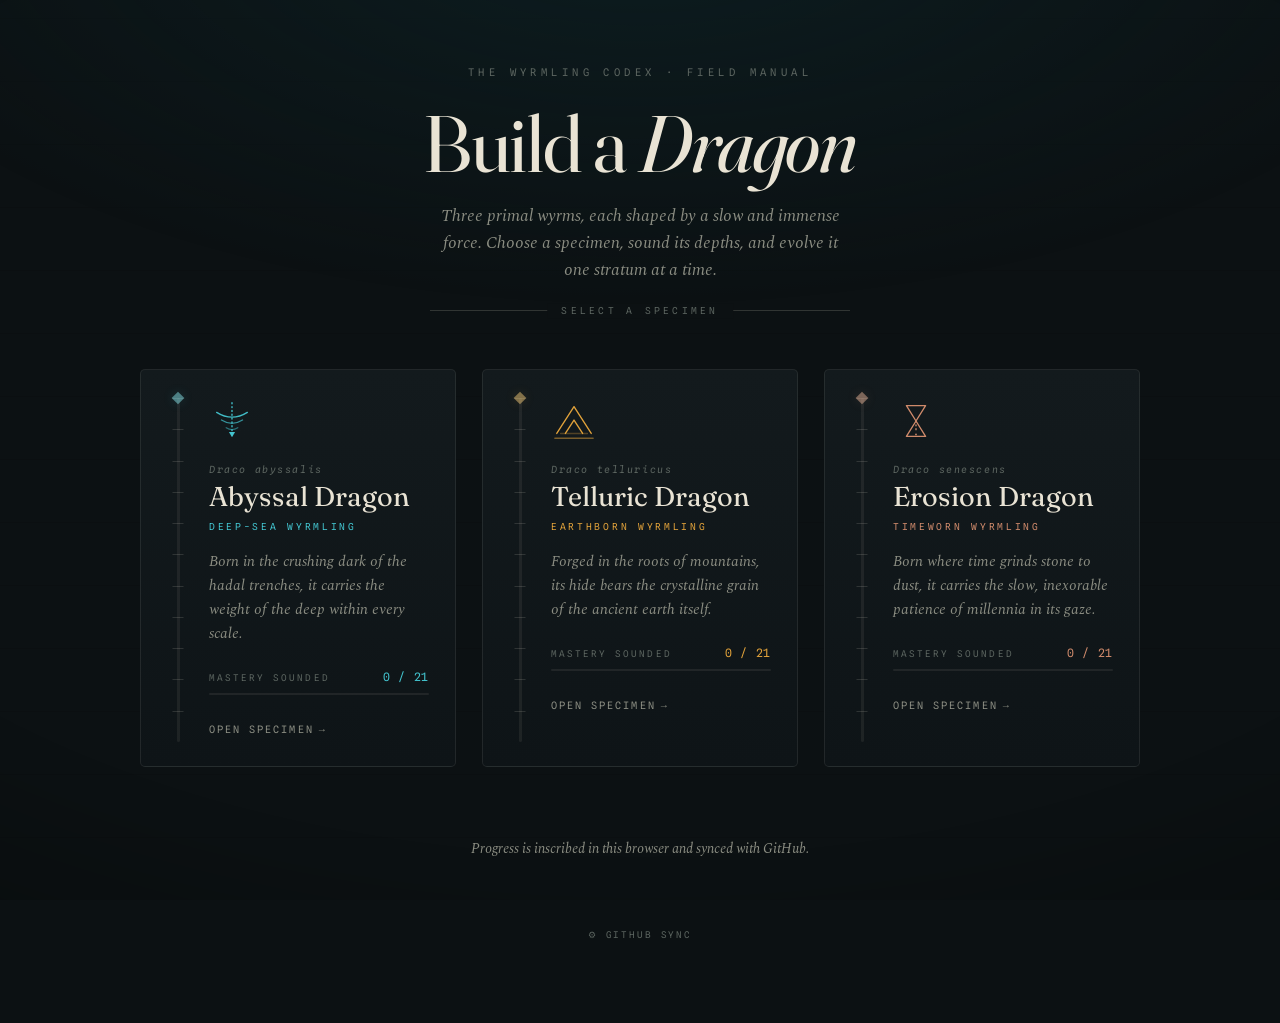
<file: index.html>
<!DOCTYPE html>
<html lang="en">
<head>
<meta charset="UTF-8">
<meta name="viewport" content="width=device-width, initial-scale=1.0, viewport-fit=cover">
<title>The Wyrmling Codex — Build a Dragon</title>
<link rel="preconnect" href="https://fonts.googleapis.com">
<link rel="preconnect" href="https://fonts.gstatic.com" crossorigin>
<link href="https://fonts.googleapis.com/css2?family=Fraunces:ital,opsz,wght@0,9..144,400;0,9..144,600;1,9..144,400&family=Spectral:ital,wght@0,300;0,400;0,600;1,400&family=Spline+Sans+Mono:wght@400;500&display=swap" rel="stylesheet">
<link rel="stylesheet" href="codex.css">
</head>
<body data-dragon="abyssal" data-page="codex">

<main class="shell">

  <header class="masthead">
    <div class="eyebrow reveal r1">The Wyrmling Codex · Field Manual</div>
    <h1 class="reveal r2">Build a <em>Dragon</em></h1>
    <p class="lede reveal r3">Three primal wyrms, each shaped by a slow and immense force. Choose a specimen, sound its depths, and evolve it one stratum at a time.</p>
    <div class="rule rule--load" style="max-width:420px;margin:0 auto;">
      <span class="rule-token">Select a Specimen</span>
    </div>
  </header>

  <section class="specimens" aria-label="Dragon specimens">

    <!-- ABYSSAL -->
    <a class="specimen reveal r3" href="Abyssal_Statblock.html" data-dragon="abyssal" style="--accent:#43c4cf;--accent-2:#86e4ea;--accent-tint:rgba(67,196,207,0.12);--accent-line:rgba(67,196,207,0.34);--accent-glow:rgba(67,196,207,0.30);">
      <div class="gauge" data-key="dragon_villis" data-p="0"><div class="gauge-fill"></div><div class="gauge-bob"></div></div>
      <div class="spec-body">
        <span class="spec-sigil" aria-hidden="true">
          <svg viewBox="0 0 48 48" fill="none" stroke="currentColor" stroke-width="1.4" stroke-linecap="round">
            <path d="M8 15 Q24 25 40 15" opacity=".95"/>
            <path d="M13 23 Q24 30 35 23" opacity=".7"/>
            <path d="M18 31 Q24 35 30 31" opacity=".5"/>
            <line x1="24" y1="5" x2="24" y2="39" stroke-dasharray="1 3"/>
            <path d="M24 41 l-3.2 -5.5 h6.4 z" fill="currentColor" stroke="none"/>
          </svg>
        </span>
        <div class="spec-binom">Draco abyssalis</div>
        <div class="spec-name">Abyssal Dragon</div>
        <div class="spec-class">Deep-Sea Wyrmling</div>
        <p class="spec-lore">Born in the crushing dark of the hadal trenches, it carries the weight of the deep within every scale.</p>
        <div class="spec-meter">
          <div class="spec-meter-top">
            <span class="spec-meter-label">Mastery Sounded</span>
            <span class="spec-meter-val" data-count>0 / 21</span>
          </div>
          <div class="spec-track"><div class="spec-track-fill" data-bar></div></div>
        </div>
        <span class="spec-open">Open Specimen <span class="arrow">→</span></span>
      </div>
    </a>

    <!-- TELLURIC -->
    <a class="specimen reveal r4" href="Telluric_Statblock.html" data-dragon="telluric" style="--accent:#e0a13a;--accent-2:#f2c877;--accent-tint:rgba(224,161,58,0.12);--accent-line:rgba(224,161,58,0.34);--accent-glow:rgba(224,161,58,0.28);">
      <div class="gauge" data-key="dragon_telluric" data-p="0"><div class="gauge-fill"></div><div class="gauge-bob"></div></div>
      <div class="spec-body">
        <span class="spec-sigil" aria-hidden="true">
          <svg viewBox="0 0 48 48" fill="none" stroke="currentColor" stroke-width="1.4" stroke-linejoin="round" stroke-linecap="round">
            <path d="M6 37 L24 9 L42 37"/>
            <path d="M15 37 L24 23 L33 37"/>
            <line x1="4" y1="42" x2="44" y2="42" opacity=".5"/>
            <line x1="10" y1="37" x2="38" y2="37" opacity=".3"/>
          </svg>
        </span>
        <div class="spec-binom">Draco telluricus</div>
        <div class="spec-name">Telluric Dragon</div>
        <div class="spec-class">Earthborn Wyrmling</div>
        <p class="spec-lore">Forged in the roots of mountains, its hide bears the crystalline grain of the ancient earth itself.</p>
        <div class="spec-meter">
          <div class="spec-meter-top">
            <span class="spec-meter-label">Mastery Sounded</span>
            <span class="spec-meter-val" data-count>0 / 21</span>
          </div>
          <div class="spec-track"><div class="spec-track-fill" data-bar></div></div>
        </div>
        <span class="spec-open">Open Specimen <span class="arrow">→</span></span>
      </div>
    </a>

    <!-- EROSION -->
    <a class="specimen reveal r5" href="Erosion_Statblock.html" data-dragon="erosion" style="--accent:#cf8a6b;--accent-2:#e6b195;--accent-tint:rgba(207,138,107,0.13);--accent-line:rgba(207,138,107,0.34);--accent-glow:rgba(207,138,107,0.28);">
      <div class="gauge" data-key="dragon_erosion" data-p="0"><div class="gauge-fill"></div><div class="gauge-bob"></div></div>
      <div class="spec-body">
        <span class="spec-sigil" aria-hidden="true">
          <svg viewBox="0 0 48 48" fill="none" stroke="currentColor" stroke-width="1.4" stroke-linejoin="round" stroke-linecap="round">
            <path d="M14 8 H34 L24 24 L34 40 H14 L24 24 Z"/>
            <line x1="24" y1="24" x2="24" y2="34" stroke-dasharray="1 3"/>
            <circle cx="24" cy="38" r="0.9" fill="currentColor" stroke="none"/>
          </svg>
        </span>
        <div class="spec-binom">Draco senescens</div>
        <div class="spec-name">Erosion Dragon</div>
        <div class="spec-class">Timeworn Wyrmling</div>
        <p class="spec-lore">Born where time grinds stone to dust, it carries the slow, inexorable patience of millennia in its gaze.</p>
        <div class="spec-meter">
          <div class="spec-meter-top">
            <span class="spec-meter-label">Mastery Sounded</span>
            <span class="spec-meter-val" data-count>0 / 21</span>
          </div>
          <div class="spec-track"><div class="spec-track-fill" data-bar></div></div>
        </div>
        <span class="spec-open">Open Specimen <span class="arrow">→</span></span>
      </div>
    </a>

  </section>

  <footer class="colophon reveal r5">
    <p>Progress is inscribed in this browser and synced with GitHub.</p>
    <div class="gh-status" id="ghStatus"></div>

    <details class="gh-panel" id="ghSettings">
      <summary>⚙ GitHub Sync</summary>
      <div class="gh-fields">
        <p class="gh-hint">Credenziali per salvare i progressi nel repository. Il token resta solo in questo browser: conviene generarlo <b>fine-grained</b>, limitato a questo repo, con permesso Contents: Read &amp; Write.</p>
        <input id="ghOwner" placeholder="GitHub username or org" autocomplete="off" spellcheck="false" />
        <input id="ghRepo"  placeholder="Repository name" autocomplete="off" spellcheck="false" />
        <input id="ghToken" type="password" placeholder="Personal access token (Contents: Read &amp; Write)" autocomplete="off" />
        <button class="btn btn--ghost" id="ghSaveConfig">Salva configurazione</button>
        <button class="btn btn--ghost" id="ghPairBtn">📱 Aggiungi dispositivo</button>
      </div>

      <div class="pair" id="ghPair" hidden>
        <p class="gh-hint">Inquadra il QR dal secondo dispositivo, oppure aprigli il link.
          <span class="pair-warn">Contiene il token</span>: mandalo solo a chi deve poter
          modificare questi dragoni.</p>
        <div class="pair-qr" id="ghPairQR"></div>
        <div class="pair-link">
          <input id="ghPairLink" readonly aria-label="Link di configurazione" />
          <button class="btn btn--ghost" id="ghPairCopy">Copia</button>
        </div>
      </div>
    </details>
  </footer>

</main>

<script src="codex-sync.js"></script>
<script>
const TOTAL = 21;

function readCount(key) {
  try {
    const saved = localStorage.getItem(key);
    if (!saved) return 0;
    const arr = JSON.parse(saved);
    return Array.isArray(arr) ? arr.length : 0;
  } catch (e) { return 0; }
}

function refreshAll() {
  document.querySelectorAll('.specimen').forEach(card => {
    const gauge = card.querySelector('.gauge');
    const key = gauge.getAttribute('data-key');
    const count = readCount(key);
    const p = count / TOTAL;
    gauge.style.setProperty('--p', p.toFixed(4));
    gauge.setAttribute('data-p', count === 0 ? '0' : '1');
    card.querySelector('[data-count]').textContent = count + ' / ' + TOTAL;
    card.querySelector('[data-bar]').style.width = (p * 100) + '%';
  });
}

// Defer to next frame so the fill transition plays as a "sounding".
requestAnimationFrame(() => requestAnimationFrame(refreshAll));

/* Opening the codex is the moment to find out what the group actually has:
   read every dragon from GitHub, then re-sound the gauges. */
Sync.initReadOnly({
  dragons: ['abyssal', 'telluric', 'erosion'],
  onLoaded: refreshAll
});

window.addEventListener('pageshow', e => { if (e.persisted) refreshAll(); });
document.addEventListener('visibilitychange', () => {
  if (document.visibilityState !== 'visible') return;
  refreshAll();
  if (Sync.configured()) Sync.fetchAll(['abyssal', 'telluric', 'erosion']).then(refreshAll);
});
</script>
</body>
</html>
</file>
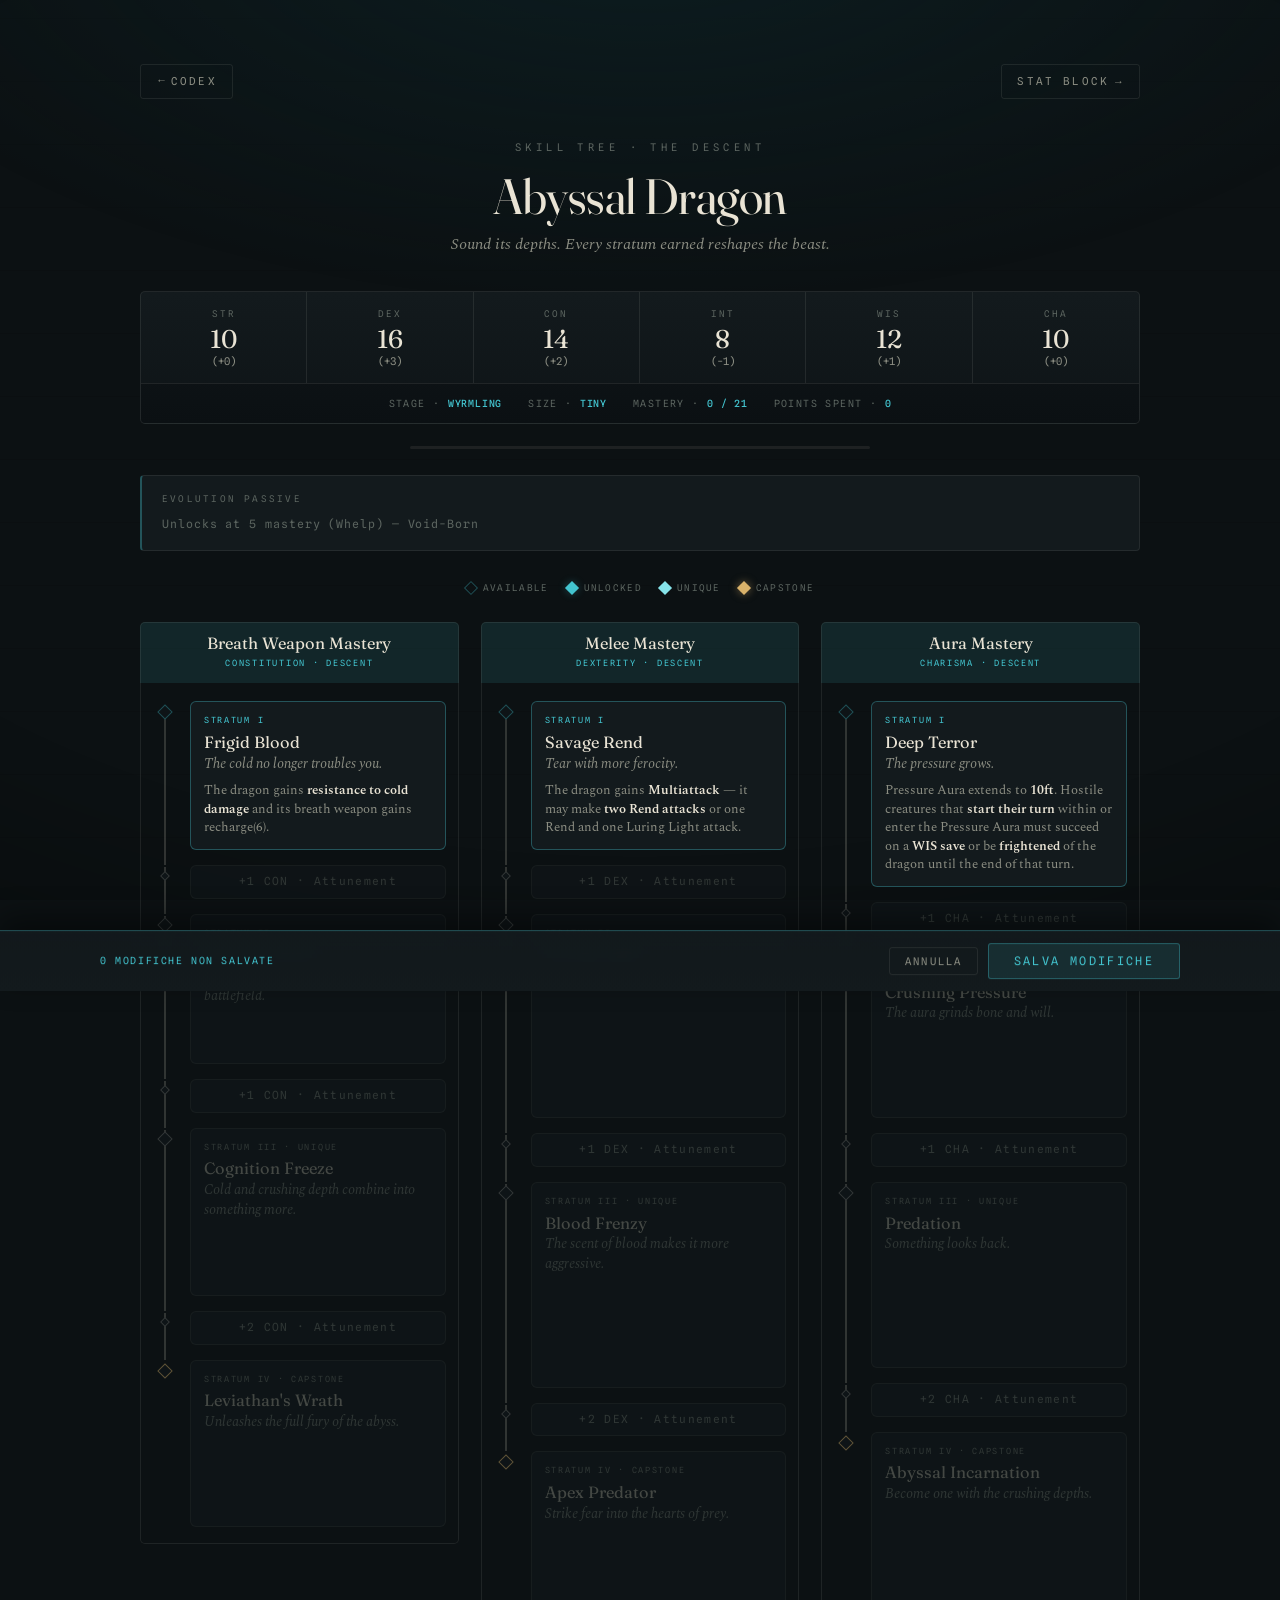
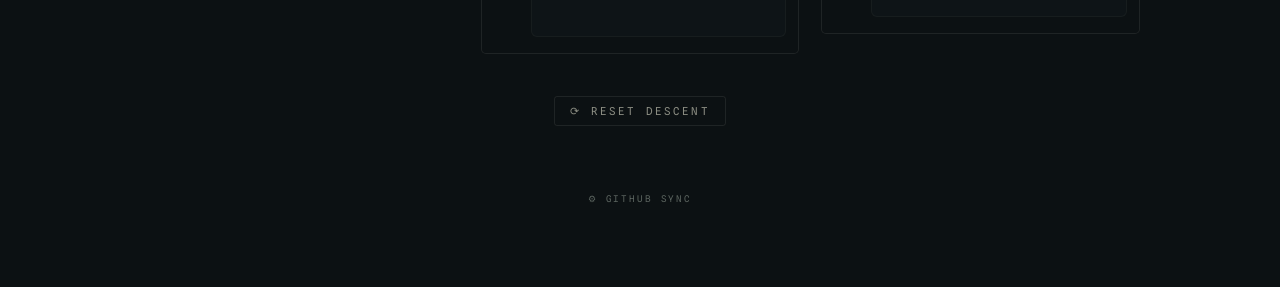
<file: Abyssal_Skill_Tree.html>
<!DOCTYPE html>
<html lang="en">
<head>
<meta charset="UTF-8">
<meta name="viewport" content="width=device-width, initial-scale=1.0, viewport-fit=cover">
<title>Abyssal Dragon — Skill Tree</title>
<link rel="preconnect" href="https://fonts.googleapis.com">
<link rel="preconnect" href="https://fonts.gstatic.com" crossorigin>
<link href="https://fonts.googleapis.com/css2?family=Fraunces:ital,opsz,wght@0,9..144,400;0,9..144,600;1,9..144,400&family=Spectral:ital,wght@0,300;0,400;0,600;1,400&family=Spline+Sans+Mono:wght@400;500&display=swap" rel="stylesheet">
<link rel="stylesheet" href="codex.css">
</head>
<body data-dragon="abyssal" data-page="skilltree">

<main class="shell">

  <nav class="topnav">
    <a href="index.html" class="btn btn--ghost"><span class="arrow" style="transform:rotate(180deg)">→</span> Codex</a>
    <a href="Abyssal_Statblock.html" class="btn btn--ghost">Stat Block <span class="arrow">→</span></a>
  </nav>

  <header class="page-title reveal r1">
    <div class="eyebrow">Skill Tree · The Descent</div>
    <h1>Abyssal Dragon</h1>
    <p class="sub">Sound its depths. Every stratum earned reshapes the beast.</p>
  </header>

  <section class="instrument reveal r2" aria-label="Ability scores">
    <div class="abilities" id="abilities"></div>
    <div class="instrument-foot">
      <span class="readout-item">Stage · <b id="stageDisplay">Wyrmling</b></span>
      <span class="readout-item">Size · <b id="sizeDisplay">Tiny</b></span>
      <span class="readout-item">Mastery · <b id="masteryDisplay">0 / 21</b></span>
      <span class="readout-item">Points Spent · <b id="pointsDisplay">0</b></span>
    </div>
  </section>

  <div class="mastery-line reveal r2">
    <div class="spec-track"><div class="spec-track-fill" id="progressFill"></div></div>
  </div>

  <div class="fieldnote reveal r3" id="fieldNote"></div>

  <div class="legend reveal r3">
    <span class="legend-item"><span class="legend-seal ls-avail"></span> Available</span>
    <span class="legend-item"><span class="legend-seal ls-unlocked"></span> Unlocked</span>
    <span class="legend-item"><span class="legend-seal ls-unique"></span> Unique</span>
    <span class="legend-item"><span class="legend-seal ls-capstone"></span> Capstone</span>
  </div>

  <section class="shafts reveal r4" id="shafts" aria-label="Skill paths"></section>

  <div class="controls">
    <div class="control-row">
      <button class="btn btn--ghost" id="resetBtn">⟳ Reset Descent</button>
    </div>
    <div class="gh-status" id="ghStatus"></div>

    <details class="gh-panel" id="ghSettings">
      <summary>⚙ GitHub Sync</summary>
      <div class="gh-fields">
        <p class="gh-hint">Credenziali per salvare i progressi nel repository. Il token resta solo in questo browser: conviene generarlo <b>fine-grained</b>, limitato a questo repo, con permesso Contents: Read &amp; Write.</p>
        <input id="ghOwner" placeholder="GitHub username or org" autocomplete="off" spellcheck="false" />
        <input id="ghRepo"  placeholder="Repository name" autocomplete="off" spellcheck="false" />
        <input id="ghToken" type="password" placeholder="Personal access token (Contents: Read & Write)" autocomplete="off" />
        <button class="btn btn--ghost" id="ghSaveConfig">Salva configurazione</button>
        <button class="btn btn--ghost" id="ghPairBtn">📱 Aggiungi dispositivo</button>
      </div>

      <div class="pair" id="ghPair" hidden>
        <p class="gh-hint">Inquadra il QR dal secondo dispositivo, oppure aprigli il link.
          <span class="pair-warn">Contiene il token</span>: mandalo solo a chi deve poter
          modificare questo dragone.</p>
        <div class="pair-qr" id="ghPairQR"></div>
        <div class="pair-link">
          <input id="ghPairLink" readonly aria-label="Link di configurazione" />
          <button class="btn btn--ghost" id="ghPairCopy">Copia</button>
        </div>
      </div>
    </details>
  </div>

</main>

<div class="tooltip" id="tooltip">
  <h4 id="tooltipTitle"></h4>
  <p id="tooltipDesc"></p>
</div>

<script src="codex-sync.js"></script>
<script>
// ── DATA ─────────────────────────────────────────────────────────────────────
const baseStats = { STR: 10, DEX: 16, CON: 14, INT: 8, WIS: 12, CHA: 10 };
const currentStats = { ...baseStats };
const ABILITY_ORDER = ['STR','DEX','CON','INT','WIS','CHA'];

const paths = [
  {
    id: 'p1', name: 'Breath Weapon Mastery', sub: 'Constitution', cls: 'path-1',
    nodes: [
      { id: 'p1n1', type: 'ability', name: 'Frigid Blood',
        desc: 'The cold no longer troubles you.',
        rule: 'The dragon gains <b>resistance to cold damage</b> and its breath weapon gains recharge(6).' },
      { id: 'p1s1', type: 'stat', stat: 'CON', bonus: 1 },
      { id: 'p1n2', type: 'ability', name: 'Glacial Exhale',
        desc: 'Its breath has grown to swallow the battlefield.',
        rule: 'Hadal\'s cone increases to <b>20ft</b> and damage increases to <b>4d10 cold</b>.' },
      { id: 'p1s2', type: 'stat', stat: 'CON', bonus: 1 },
      { id: 'p1n3', type: 'unique', name: 'Cognition Freeze',
        desc: 'Cold and crushing depth combine into something more.',
        rule: 'On a <b>failed breath weapon save</b>, the creatures are also <b>slowed</b> until the end of their next turn.' },
      { id: 'p1s3', type: 'stat', stat: 'CON', bonus: 2 },
      { id: 'p1cap', type: 'capstone', name: "Leviathan's Wrath",
        desc: 'Unleashes the full fury of the abyss.',
        rule: '<b>Once/Long Rest:</b> 30ft cone of black water. All creatures STR save or be pushed or pulled 30ft, plus <b>6d10 cold damage</b> (half on success).' },
    ]
  },
  {
    id: 'p2', name: 'Melee Mastery', sub: 'Dexterity', cls: 'path-2',
    nodes: [
      { id: 'p2n1', type: 'ability', name: 'Savage Rend',
        desc: 'Tear with more ferocity.',
        rule: 'The dragon gains <b>Multiattack</b> — it may make <b>two Rend attacks</b> or one Rend and one Luring Light attack.' },
      { id: 'p2s1', type: 'stat', stat: 'DEX', bonus: 1 },
      { id: 'p2n2', type: 'ability', name: 'Luring Light',
        desc: 'A glowing light that draws creatures in.',
        rule: '<b>New Action:</b> A creature within 30ft must succeed on a Wis saving throw or be charmed and use its reaction to move towards the dragon, if it ends its movement within 5ft of the dragon it can make a free rend attack.' },
      { id: 'p2s2', type: 'stat', stat: 'DEX', bonus: 1 },
      { id: 'p2n3', type: 'unique', name: 'Blood Frenzy',
        desc: 'The scent of blood makes it more aggressive.',
        rule: 'Creatures damaged by the dragon Rend attack also get 1 stack of [Bleeding]. The Dragon has advantage on attack rolls against creatures that are Bleeding.' },
      { id: 'p2s3', type: 'stat', stat: 'DEX', bonus: 2 },
      { id: 'p2cap', type: 'capstone', name: 'Apex Predator',
        desc: 'Strike fear into the hearts of prey.',
        rule: '<b>Passive:</b> Whenever the dragon reduces a creature to 30 HP or less with a melee attack, it can choose to <b>instantly kill</b> the target and make an additional attack as a free action.' },
    ]
  },
  {
    id: 'p3', name: 'Aura Mastery', sub: 'Charisma', cls: 'path-3',
    nodes: [
      { id: 'p3n1', type: 'ability', name: 'Deep Terror',
        desc: 'The pressure grows.',
        rule: 'Pressure Aura extends to <b>10ft</b>. Hostile creatures that <b>start their turn</b> within or enter the Pressure Aura must succeed on a <b>WIS save</b> or be <b>frightened</b> of the dragon until the end of that turn.' },
      { id: 'p3s1', type: 'stat', stat: 'CHA', bonus: 1 },
      { id: 'p3n2', type: 'ability', name: 'Crushing Pressure',
        desc: 'The aura grinds bone and will.',
        rule: 'Pressure Aura extends to <b>15ft</b>. Creature that start their turn within the Pressure Aura have their speed halved until the end of their turn.' },
      { id: 'p3s2', type: 'stat', stat: 'CHA', bonus: 1 },
      { id: 'p3n3', type: 'unique', name: 'Predation',
        desc: 'Something looks back.',
        rule: 'When the Dragon or its Oathsworn hits a creature within the Pressure Aura that is Charmed or Frightened, they can choose to end the condition and make the attack a critical hit.' },
      { id: 'p3s3', type: 'stat', stat: 'CHA', bonus: 2 },
      { id: 'p3cap', type: 'capstone', name: 'Abyssal Incarnation',
        desc: 'Become one with the crushing depths.',
        rule: 'Pressure Aura extends to <b>20ft</b>. Additionally, creatures that start their turn in the aura take an incremental <b>2d8 force damage</b> for each round they remain in it.' },
    ]
  }
];

// ── EVOLUTION ────────────────────────────────────────────────────────────────
const EVO_STAGES = [
  { name: 'Wyrmling', size: 'Tiny',   blindsight: '10 ft.' },
  { name: 'Whelp',   size: 'Small',  blindsight: '30 ft.' },
  { name: 'Young',   size: 'Medium', blindsight: '60 ft.' },
  { name: 'Adult',   size: 'Large',  blindsight: '90 ft.' },
];
function getStageIdx(n) { if (n >= 20) return 3; if (n >= 10) return 2; if (n >= 5) return 1; return 0; }

// ── STATE / PERSISTENCE ──────────────────────────────────────────────────────
const unlocked = new Set();
const SAVE_KEY = 'dragon_villis';

try { const s = localStorage.getItem(SAVE_KEY); if (s) JSON.parse(s).forEach(id => unlocked.add(id)); } catch(e) {}

function saveState() {
  try { localStorage.setItem(SAVE_KEY, JSON.stringify([...unlocked])); } catch(e) {}
  Sync.markDirty();
}

// ── HELPERS ──────────────────────────────────────────────────────────────────
const ROMAN = ['', 'I', 'II', 'III', 'IV', 'V'];
// The tooltip tracks the cursor; on touch there is none, and the rule text is
// already printed on the card.
const FINE_POINTER = window.matchMedia('(hover: hover) and (pointer: fine)').matches;
function modStr(v) { const m = Math.floor((v - 10) / 2); return (m >= 0 ? '+' : '') + m; }
function isAvailable(pathIdx, nodeIdx) {
  if (nodeIdx === 0) return true;
  return unlocked.has(paths[pathIdx].nodes[nodeIdx - 1].id);
}

function buildAbilities() {
  const host = document.getElementById('abilities');
  host.innerHTML = ABILITY_ORDER.map(k => `
    <div class="ability" id="ab-${k}">
      <div class="k">${k}</div>
      <div class="v" id="stat-${k}">${baseStats[k]}</div>
      <div class="m" id="mod-${k}">(${modStr(baseStats[k])})</div>
    </div>`).join('');
}

function updateStats() {
  Object.assign(currentStats, baseStats);
  for (const id of unlocked) {
    for (const p of paths) for (const n of p.nodes) {
      if (n.id === id && n.type === 'stat') currentStats[n.stat] = (currentStats[n.stat] || 0) + n.bonus;
    }
  }
  for (const k of ABILITY_ORDER) {
    const el = document.getElementById('stat-' + k), mel = document.getElementById('mod-' + k);
    if (el) { el.textContent = currentStats[k]; mel.textContent = '(' + modStr(currentStats[k]) + ')'; }
    document.getElementById('ab-' + k).classList.toggle('bumped', currentStats[k] !== baseStats[k]);
  }
  const count = unlocked.size;
  const total = paths.reduce((s, p) => s + p.nodes.length, 0);
  const stage = EVO_STAGES[getStageIdx(count)];
  document.getElementById('pointsDisplay').textContent = count;
  document.getElementById('stageDisplay').textContent = stage.name;
  document.getElementById('sizeDisplay').textContent = stage.size;
  document.getElementById('masteryDisplay').textContent = count + ' / ' + total;
  document.getElementById('progressFill').style.width = (count / total * 100) + '%';
}

function updateFieldNote() {
  const si = getStageIdx(unlocked.size);
  const stage = EVO_STAGES[si];
  const el = document.getElementById('fieldNote');
  if (si === 0) {
    el.innerHTML = `<div class="fn-head">Evolution Passive</div><div class="fn-locked">Unlocks at 5 mastery (Whelp) — Void-Born</div>`;
    return;
  }
  const coldDice = ['', '1d6', '2d6', '4d6'][si];
  const sight = si >= 3 ? 'Blindsight 90 ft., Truesight 30 ft.' : `Blindsight ${stage.blindsight}`;
  let rule = `${sight} <b>Immune to frightened</b>. Creatures that hit the dragon with a melee attack take <b>${coldDice} cold damage</b>.`;
  if (si >= 2) rule += ` Also <b>immune to charmed</b>. Can breathe water freely.`;
  if (si >= 3) rule += ` Also <b>immune to psychic damage</b>. Sees through magical darkness. Cold damage <b>ignores resistance</b>.`;
  el.innerHTML = `<div class="fn-head">Evolution Passive · ${stage.name} (${stage.size})</div>
    <div class="fn-name">Void-Born</div><div class="fn-rule">${rule}</div>`;
}

function eyebrowFor(node, depth) {
  if (node.type === 'capstone') return `Stratum ${ROMAN[depth]} · Capstone`;
  if (node.type === 'unique')   return `Stratum ${ROMAN[depth]} · Unique`;
  return `Stratum ${ROMAN[depth]}`;
}

function rebuildUI() {
  const host = document.getElementById('shafts');
  host.innerHTML = '';
  paths.forEach((path, pi) => {
    const col = document.createElement('div');
    col.className = 'shaft ' + path.cls;
    col.innerHTML = `<div class="shaft-head">
        <div class="shaft-name">${path.name}</div>
        <div class="shaft-sub">${path.sub} · Descent</div>
      </div><div class="shaft-body"></div>`;
    const body = col.querySelector('.shaft-body');

    let depth = 0;
    path.nodes.forEach((node, ni) => {
      const isUnlocked = unlocked.has(node.id);
      const avail = isAvailable(pi, ni);
      const state = isUnlocked ? 'unlocked' : avail ? 'available' : 'locked';

      const tier = document.createElement('div');
      let cls = 'tier ' + state;
      if (node.type === 'stat') cls += ' stat';
      if (node.type === 'unique') cls += ' unique';
      if (node.type === 'capstone') cls += ' capstone';
      tier.className = cls;

      if (node.type === 'stat') {
        tier.innerHTML = `<div class="rail"><span class="seal"></span></div>
          <div class="tier-card"><span class="tier-stat">+${node.bonus} ${node.stat} · Attunement</span></div>`;
      } else {
        depth++;
        tier.innerHTML = `<div class="rail"><span class="seal"></span></div>
          <div class="tier-card">
            <div class="tier-eyebrow">${eyebrowFor(node, depth)}</div>
            <div class="tier-name">${node.name}</div>
            <div class="tier-desc">${node.desc}</div>
            <div class="tier-rule">${node.rule}</div>
          </div>`;
      }

      const card = tier.querySelector('.tier-card');

      if (avail || isUnlocked) {
        card.addEventListener('click', () => {
          if (isUnlocked) {
            if (path.nodes.slice(ni + 1).some(n => unlocked.has(n.id))) return; // can't remove mid-chain
            unlocked.delete(node.id);
          } else {
            unlocked.add(node.id);
          }
          saveState(); updateStats(); rebuildUI();
        });
      }

      if (node.type !== 'stat' && FINE_POINTER) {
        card.addEventListener('mousemove', (e) => {
          const tip = document.getElementById('tooltip');
          document.getElementById('tooltipTitle').textContent = node.name;
          document.getElementById('tooltipDesc').innerHTML = node.rule;
          tip.classList.add('visible');
          tip.style.left = Math.min(e.clientX + 16, window.innerWidth - 270) + 'px';
          tip.style.top = Math.min(e.clientY + 16, window.innerHeight - 170) + 'px';
        });
        card.addEventListener('mouseleave', () => document.getElementById('tooltip').classList.remove('visible'));
      }

      body.appendChild(tier);
    });
    host.appendChild(col);
  });
  updateFieldNote();
}

// ── RESET ────────────────────────────────────────────────────────────────────
document.getElementById('resetBtn').addEventListener('click', () => {
  if (!confirm('Reset the entire descent? All progress for this dragon will be cleared.')) return;
  unlocked.clear(); saveState(); updateStats(); rebuildUI();
});

// ── INIT ─────────────────────────────────────────────────────────────────────
buildAbilities();
updateStats();
rebuildUI();

Sync.init({
  dragon: document.body.dataset.dragon,
  // Sorted, so the comparison against the last saved state is stable.
  getState: () => [...unlocked].sort(),
  setState: (ids) => {
    unlocked.clear();
    ids.forEach(id => unlocked.add(id));
    try { localStorage.setItem(SAVE_KEY, JSON.stringify([...unlocked])); } catch(e) {}
  },
  onApply: () => { updateStats(); rebuildUI(); }
});
</script>
</body>
</html>
</file>
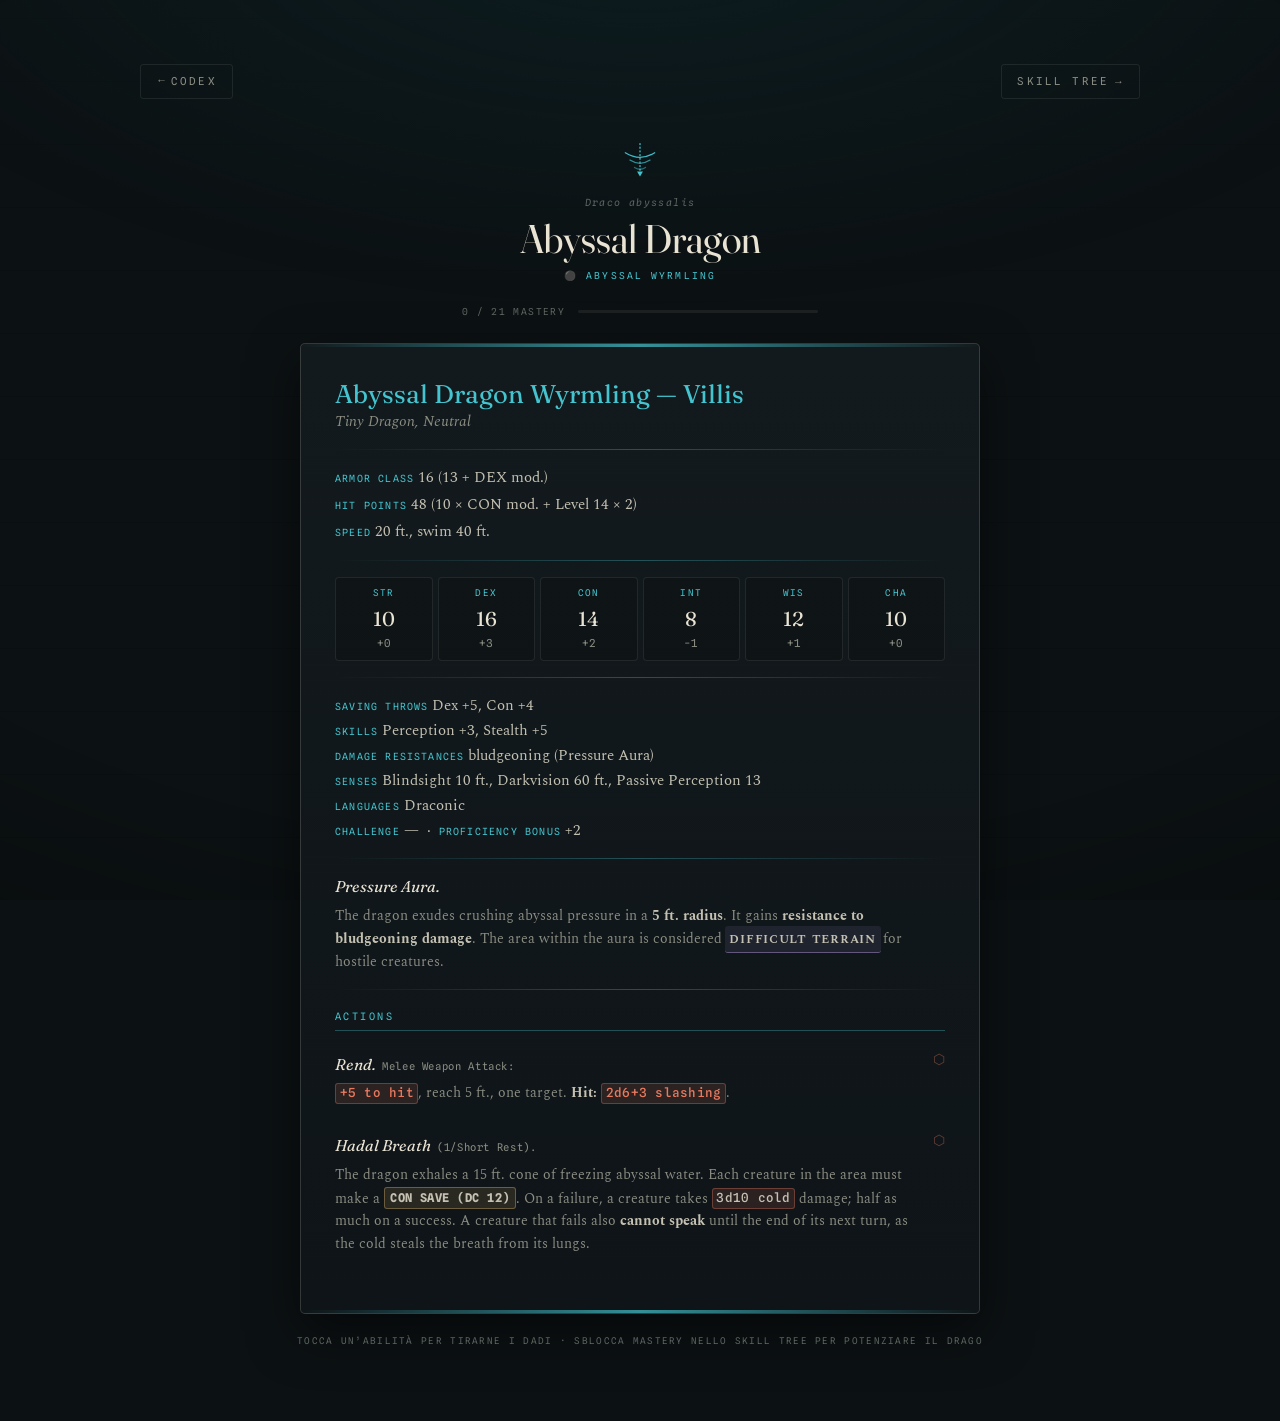
<file: Abyssal_Statblock.html>
<!DOCTYPE html>
<html lang="en">
<head>
<meta charset="UTF-8">
<meta name="viewport" content="width=device-width, initial-scale=1.0, viewport-fit=cover">
<title>Abyssal Dragon — Stat Block</title>
<link rel="preconnect" href="https://fonts.googleapis.com">
<link rel="preconnect" href="https://fonts.gstatic.com" crossorigin>
<link href="https://fonts.googleapis.com/css2?family=Fraunces:ital,opsz,wght@0,9..144,400;0,9..144,600;1,9..144,400&family=Spectral:ital,wght@0,300;0,400;0,600;1,400&family=Spline+Sans+Mono:wght@400;500&display=swap" rel="stylesheet">
<link rel="stylesheet" href="codex.css">
<script src="codex-sync.js"></script>
<script src="codex.js"></script>
</head>
<body data-dragon="abyssal" data-page="statblock">

<main class="shell">

  <nav class="topnav">
    <a href="index.html" class="btn btn--ghost"><span class="arrow" style="transform:rotate(180deg)">→</span> Codex</a>
    <a href="Abyssal_Skill_Tree.html" class="btn btn--ghost">Skill Tree <span class="arrow">→</span></a>
  </nav>

  <header class="plate-head reveal r1">
    <span class="sigil" aria-hidden="true">
      <svg viewBox="0 0 48 48" fill="none" stroke="currentColor" stroke-width="1.4" stroke-linecap="round">
        <path d="M8 15 Q24 25 40 15" opacity=".95"/>
        <path d="M13 23 Q24 30 35 23" opacity=".7"/>
        <path d="M18 31 Q24 35 30 31" opacity=".5"/>
        <line x1="24" y1="5" x2="24" y2="39" stroke-dasharray="1 3"/>
        <path d="M24 41 l-3.2 -5.5 h6.4 z" fill="currentColor" stroke="none"/>
      </svg>
    </span>
    <div class="binom">Draco abyssalis</div>
    <h1>Abyssal Dragon</h1>
    <div class="stage-line" id="stageLine">⚫ Abyssal Wyrmling</div>
  </header>

  <div class="plate-mastery reveal r2">
    <span class="count" id="masteryCount">0 / 21 Mastery</span>
    <div class="spec-track"><div class="spec-track-fill" id="masteryFill"></div></div>
  </div>

  <article class="plate reveal r2">
    <div class="plate-rule"></div>
    <div class="plate-inner" id="sbInner"></div>
    <div class="plate-rule"></div>
  </article>

  <p class="sb-locked-hint reveal r3">Tocca un&rsquo;abilit&agrave; per tirarne i dadi &middot; Sblocca mastery nello Skill Tree per potenziare il drago</p>

</main>

<script>
const SAVE_KEY = 'dragon_villis';
const TOTAL = 21;
const BASE = { STR: 10, DEX: 16, CON: 14, INT: 8, WIS: 12, CHA: 10 };
// Proficiency bonus by size/stage: Tiny 2, Small 3, Medium 3, Large 4, larger 5
const PROF_BY_STAGE = [2, 3, 3, 4, 5];
// HP tracks the bonded Oathsworn's character level. Final: 14.
const OATHSWORN_LEVEL = 14;

const STAGES = [
  { name: 'Wyrmling', size: 'Tiny',  hpMult: 10, eyebrow: '⚫ Abyssal Wyrmling', blindsight: '10 ft.'  },
  { name: 'Whelp',   size: 'Small',  hpMult: 15, eyebrow: '⚫ Abyssal Whelp',    blindsight: '30 ft.'  },
  { name: 'Young',   size: 'Medium', hpMult: 20, eyebrow: '⚫ Abyssal Young',    blindsight: '60 ft.'  },
  { name: 'Adult',   size: 'Large',  hpMult: 25, eyebrow: '⚫ Abyssal Adult',    blindsight: '90 ft.'  },
];
// Speed by stage — Tiny, Small, Medium, Large. Walk climbs by 5 a stage, the
// dragon's own mode by 10, so growing larger is felt on the grid.
const SPEED_BY_STAGE = [
  { walk: 20, swim: 40 },
  { walk: 25, swim: 50 },
  { walk: 30, swim: 60 },
  { walk: 35, swim: 70 },
];
function speedLine(idx) {
  const s = SPEED_BY_STAGE[idx];
  return s.walk + ' ft., swim ' + s.swim + ' ft.';
}

function getStageIdx(n) { if (n >= 20) return 3; if (n >= 10) return 2; if (n >= 5) return 1; return 0; }

const STAT_BONUSES = {
  p1s1: { stat: 'CON', bonus: 1 }, p1s2: { stat: 'CON', bonus: 1 }, p1s3: { stat: 'CON', bonus: 2 },
  p2s1: { stat: 'DEX', bonus: 1 }, p2s2: { stat: 'DEX', bonus: 1 }, p2s3: { stat: 'DEX', bonus: 2 },
  p3s1: { stat: 'CHA', bonus: 1 }, p3s2: { stat: 'CHA', bonus: 1 }, p3s3: { stat: 'CHA', bonus: 2 },
};

function getUnlocked() {
  try { const s = localStorage.getItem(SAVE_KEY); return new Set(s ? JSON.parse(s) : []); }
  catch(e) { return new Set(); }
}
function mod(v) { return Math.floor((v - 10) / 2); }
function modStr(v) { const m = mod(v); return (m >= 0 ? '+' : '') + m; }
function signed(n) { return (n >= 0 ? '+' : '') + n; }
// Damage expression: the modifier is omitted entirely when it is 0, so we never
// print "2d6+0". Kept ASCII-signed so codex.js can parse and roll it.
function dmgStr(dice, m, type) { return dice + (m > 0 ? '+' + m : m < 0 ? '-' + Math.abs(m) : '') + ' ' + type; }

function computeStats(unlocked) {
  const stats = { ...BASE };
  for (const [id, nb] of Object.entries(STAT_BONUSES)) if (unlocked.has(id)) stats[nb.stat] += nb.bonus;
  return stats;
}

function render() {
  const unlocked = getUnlocked();
  const stats = computeStats(unlocked);
  const count = unlocked.size;

  document.getElementById('masteryCount').textContent = count + ' / ' + TOTAL + ' Mastery';
  document.getElementById('masteryFill').style.width = (count / TOTAL * 100) + '%';

  const conMod = mod(stats.CON), dexMod = mod(stats.DEX), strMod = mod(stats.STR), wisMod = mod(stats.WIS), chaMod = mod(stats.CHA);
  const stageIdx = getStageIdx(count);
  const stage = STAGES[stageIdx];
  const PROF = PROF_BY_STAGE[stageIdx];
  const hp = conMod * stage.hpMult + OATHSWORN_LEVEL * 2;
  document.getElementById('stageLine').textContent = stage.eyebrow;

  const ac = 13 + dexMod;
  const breathDC = 8 + PROF + conMod; // Breath path (p1 · CON)
  // Charisma sets the DC for every mind-affecting effect — the Pressure Aura's
  // fear and Luring Light's charm alike — as 2024 keys those to CHA.
  const chaDC    = 8 + PROF + chaMod;

  let breathRecharge = '1/Short Rest', breathCone = '15 ft.', breathDmg = '3d10 cold';
  if (unlocked.has('p1n1')) breathRecharge = 'Recharge 6';
  if (unlocked.has('p1n2')) { breathCone = '20 ft.'; breathDmg = '4d10 cold'; }
  // Pressure Aura radius scales with the Aura path (Deep Terror → Crushing Pressure → Abyssal Incarnation)
  let auraRange = '5 ft.';
  if (unlocked.has('p3n1'))  auraRange = '10 ft.';
  if (unlocked.has('p3n2'))  auraRange = '15 ft.';
  if (unlocked.has('p3cap')) auraRange = '20 ft.';
  const rendHit = signed(dexMod + PROF);
  const rendDmg = dmgStr('2d6', dexMod, 'slashing');

  let html = `
    <div class="sb-name">Abyssal Dragon ${stage.name} — Villis</div>
    <div class="sb-type"><em>${stage.size} Dragon, Neutral</em></div>
    <div class="sb-divider"></div>
    <div class="sb-basics">
      <p><span class="sb-label">Armor Class</span> ${ac} (13 + DEX mod.)</p>
      <p><span class="sb-label">Hit Points</span> ${hp} (${stage.hpMult} × CON mod. + Level ${OATHSWORN_LEVEL} × 2)</p>
      <p><span class="sb-label">Speed</span> ${speedLine(stageIdx)}</p>
    </div>
    <div class="sb-divider"></div>
    <div class="sb-scores">`;

  for (const k of ['STR','DEX','CON','INT','WIS','CHA']) {
    html += `<div class="sb-score-cell"><div class="sb-score-k">${k}</div><div class="sb-score-v">${stats[k]}</div><div class="sb-score-m">${modStr(stats[k])}</div></div>`;
  }
  html += `</div><div class="sb-divider"></div>`;
  html += `<p class="sb-prop"><span class="sb-label">Saving Throws</span> Dex ${signed(dexMod + PROF)}, Con ${signed(conMod + PROF)}</p>`;
  html += `<p class="sb-prop"><span class="sb-label">Skills</span> Perception ${signed(wisMod + PROF)}, Stealth ${signed(dexMod + PROF)}</p>`;
  html += `<p class="sb-prop"><span class="sb-label">Damage Resistances</span> bludgeoning (Pressure Aura)`;
  if (unlocked.has('p1n1')) html += ', cold';
  html += `</p>`;
  const blindsight = stageIdx >= 3 ? `Blindsight 90 ft., Truesight 30 ft.` : `Blindsight ${stage.blindsight}`;
  html += `<p class="sb-prop"><span class="sb-label">Senses</span> ${blindsight}, Darkvision 60 ft., Passive Perception ${10 + wisMod + PROF}</p>`;
  html += `<p class="sb-prop"><span class="sb-label">Languages</span> Draconic</p>`;
  html += `<p class="sb-prop"><span class="sb-label">Challenge</span> — &nbsp;·&nbsp; <span class="sb-label">Proficiency Bonus</span> +${PROF}</p>`;
  html += `<div class="sb-divider"></div>`;

  // Traits
  let auraEffects = ['The area within the aura is considered <b>difficult terrain</b> for hostile creatures.'];
  if (unlocked.has('p3n1')) auraEffects.push(`<b>Deep Terror.</b> Hostile creatures that start their turn within the aura — or that enter it — must succeed on a <b>WIS save (DC ${chaDC})</b> or be <b>frightened</b> of the dragon until the end of that turn.`);
  if (unlocked.has('p3n2')) auraEffects.push('<b>Crushing Pressure.</b> Creatures that start their turn within the aura have their <b>speed halved</b> until the end of their turn.');
  if (unlocked.has('p3cap')) auraEffects.push('<b>Abyssal Incarnation.</b> Creatures that start their turn in the aura take <b>2d8 force damage</b>, increasing by an additional 2d8 for each consecutive round they remain within it.');
  html += `<div class="sb-ability"><span class="sb-ability-name">Pressure Aura.</span>
    <p>The dragon exudes crushing abyssal pressure in a <b>${auraRange} radius</b>. It gains <b>resistance to bludgeoning damage</b>. ${auraEffects.join(' ')}</p></div>`;

  if (stageIdx >= 1) {
    const coldDice = ['', '1d6', '2d6', '4d6'][stageIdx];
    let vbText = `The dragon's senses pierce the deep dark. Its blindsight extends to <b>${stage.blindsight}</b> It is <b>immune to the frightened condition</b>. Creatures that hit it with a melee attack take <b>${coldDice} cold damage</b> from the void chill radiating off its scales.`;
    if (stageIdx >= 2) vbText += ` The dragon is also <b>immune to the charmed condition</b> and can breathe water freely.`;
    if (stageIdx >= 3) vbText += ` The dragon is <b>immune to psychic damage</b>, can see through magical darkness, and its cold damage <b>ignores resistance</b>.`;
    html += `<div class="sb-ability"><span class="sb-ability-name">Void-Born <span class="tag">(${stage.name}).</span></span><p>${vbText}</p></div>`;
  }

  if (unlocked.has('p2n3')) html += `<div class="sb-ability"><span class="sb-ability-name">Blood Frenzy.</span><p>Creatures damaged by the dragon's <b>Rend</b> attack gain <b>1 stack of [Bleeding]</b>. The dragon has <b>advantage on attack rolls</b> against creatures that are [Bleeding].</p></div>`;
  if (unlocked.has('p3n3')) html += `<div class="sb-ability"><span class="sb-ability-name">Predation.</span><p>When the dragon or its Oathsworn hits a creature within the Pressure Aura that is <b>charmed</b> or <b>frightened</b>, it can choose to <b>end that condition</b> and turn the attack into a <b>critical hit</b>.</p></div>`;
  if (unlocked.has('p2cap')) html += `<div class="sb-ability"><span class="sb-ability-name">Apex Predator.</span><p>Whenever the dragon reduces a creature to <b>30 HP or fewer</b> with a melee attack, it can choose to <b>instantly kill</b> the target and immediately make one additional attack as a <b>free action</b>.</p></div>`;

  html += `<div class="sb-divider"></div><div class="sb-section-title">Actions</div>`;

  if (unlocked.has('p2n1')) html += `<div class="sb-ability"><span class="sb-ability-name">Multiattack.</span><p>The dragon makes <b>two Rend attacks</b>, or <b>one Rend and one Luring Light</b> attack.</p></div>`;

  html += `<div class="sb-ability"><span class="sb-ability-name">Rend. <span class="tag">Melee Weapon Attack:</span></span>
    <p>${rendHit} to hit, reach 5 ft., one target. <b>Hit:</b> ${rendDmg}.</p></div>`;

  if (unlocked.has('p2n2')) {
    html += `<div class="sb-ability"><span class="sb-ability-name">Luring Light.</span>
      <p>A glowing light draws prey in. A creature within <b>30 ft.</b> must succeed on a <b>WIS save (DC ${chaDC})</b> or be <b>charmed</b> and use its reaction to move toward the dragon. If it ends this movement within <b>5 ft.</b> of the dragon, the dragon can make one free <b>Rend</b> attack against it.</p></div>`;
  }

  let breathExtra = ' A creature that fails also <b>cannot speak</b> until the end of its next turn, as the cold steals the breath from its lungs.';
  if (unlocked.has('p1n3')) breathExtra += ' It is also <b>slowed</b> (speed halved, −2 AC and DEX saves, no reactions) until the end of its next turn.';
  html += `<div class="sb-ability"><span class="sb-ability-name">Hadal Breath <span class="tag">(${breathRecharge}).</span></span>
    <p>The dragon exhales a ${breathCone} cone of freezing abyssal water. Each creature in the area must make a <b>CON save (DC ${breathDC})</b>. On a failure, a creature takes <b>${breathDmg}</b> damage; half as much on a success.${breathExtra}</p></div>`;

  if (unlocked.has('p1cap')) html += `<div class="sb-ability"><span class="sb-ability-name">Leviathan's Wrath <span class="tag">(1/Long Rest).</span></span>
    <p>The dragon unleashes a torrent of black abyssal water in a <b>30 ft. cone</b>. Each creature in the area must make a <b>STR save (DC ${breathDC})</b> or be <b>pushed or pulled 30 ft.</b> and take <b>6d10 cold damage</b> (half as much damage on a success).</p></div>`;

  document.getElementById('sbInner').innerHTML = html;
  if (window.Codex) Codex.enhance();
}

// ── GITHUB AUTO-LOAD ─────────────────────────────────────────────────────────
/* The shared layer owns the round-trip, so this page inherits the no-store read
   that keeps a cached response from passing for a fresh one. */
const DRAGON = document.body.dataset.dragon;

render();
Sync.initReadOnly({ dragons: [DRAGON], onLoaded: render });

window.addEventListener('pageshow', e => { if (e.persisted) render(); });
document.addEventListener('visibilitychange', () => {
  if (document.visibilityState !== 'visible') return;
  render();
  if (Sync.configured()) Sync.fetchAll([DRAGON]).then(render);
});
</script>
</body>
</html>
</file>
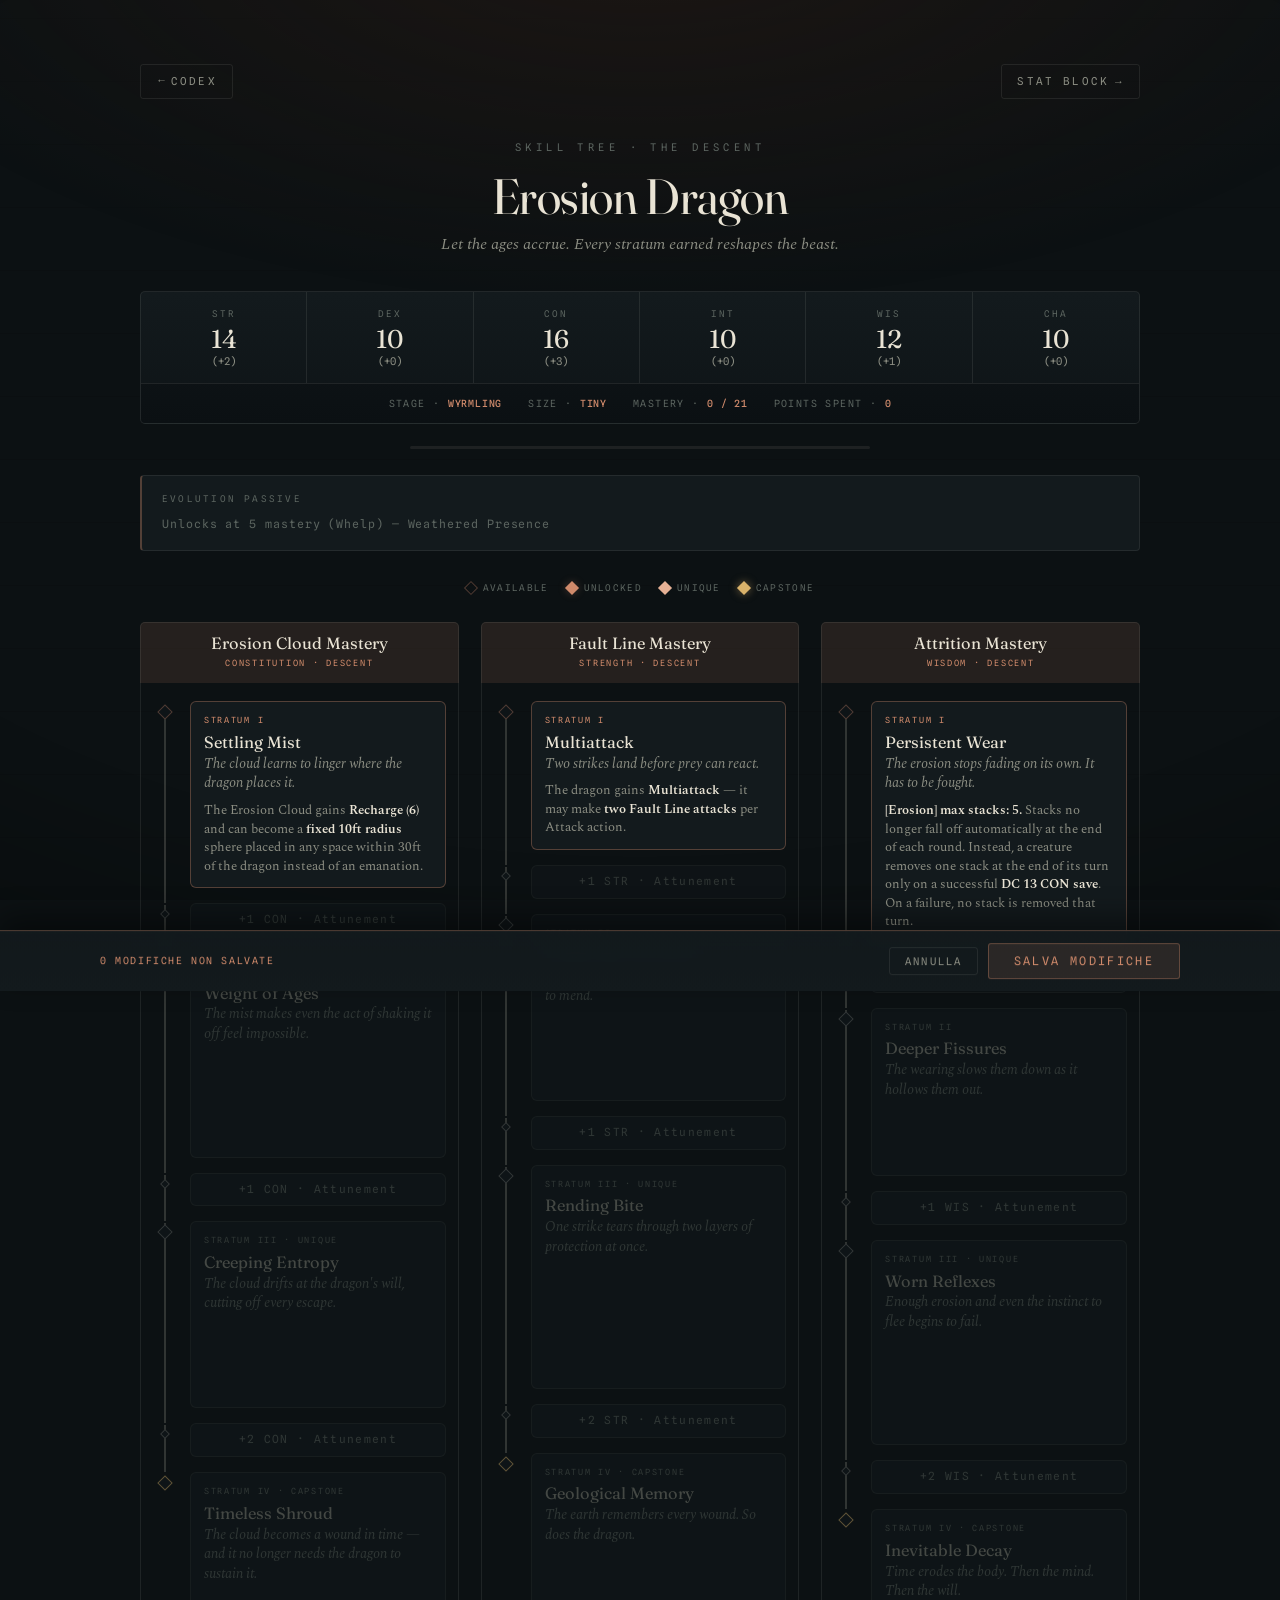
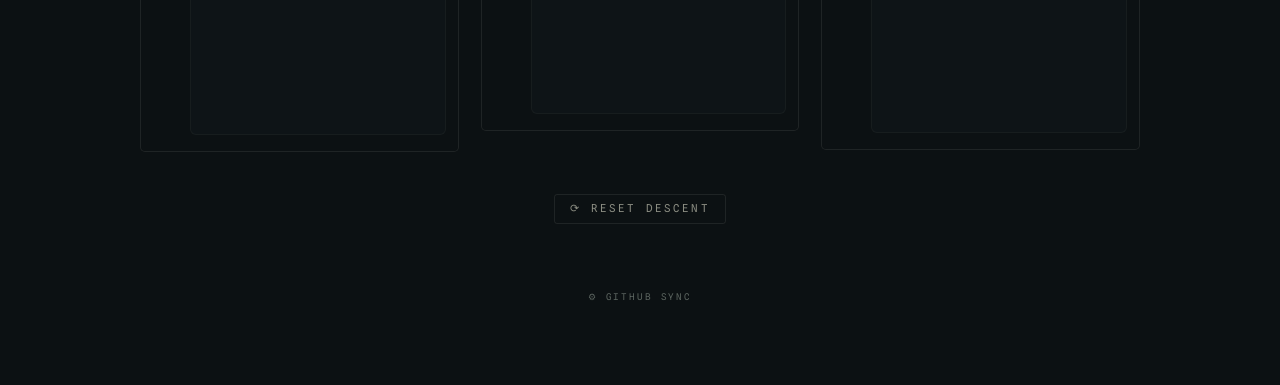
<file: Erosion_Skill_Tree.html>
<!DOCTYPE html>
<html lang="en">
<head>
<meta charset="UTF-8">
<meta name="viewport" content="width=device-width, initial-scale=1.0, viewport-fit=cover">
<title>Erosion Dragon — Skill Tree</title>
<link rel="preconnect" href="https://fonts.googleapis.com">
<link rel="preconnect" href="https://fonts.gstatic.com" crossorigin>
<link href="https://fonts.googleapis.com/css2?family=Fraunces:ital,opsz,wght@0,9..144,400;0,9..144,600;1,9..144,400&family=Spectral:ital,wght@0,300;0,400;0,600;1,400&family=Spline+Sans+Mono:wght@400;500&display=swap" rel="stylesheet">
<link rel="stylesheet" href="codex.css">
</head>
<body data-dragon="erosion" data-page="skilltree">

<main class="shell">

  <nav class="topnav">
    <a href="index.html" class="btn btn--ghost"><span class="arrow" style="transform:rotate(180deg)">→</span> Codex</a>
    <a href="Erosion_Statblock.html" class="btn btn--ghost">Stat Block <span class="arrow">→</span></a>
  </nav>

  <header class="page-title reveal r1">
    <div class="eyebrow">Skill Tree · The Descent</div>
    <h1>Erosion Dragon</h1>
    <p class="sub">Let the ages accrue. Every stratum earned reshapes the beast.</p>
  </header>

  <section class="instrument reveal r2" aria-label="Ability scores">
    <div class="abilities" id="abilities"></div>
    <div class="instrument-foot">
      <span class="readout-item">Stage · <b id="stageDisplay">Wyrmling</b></span>
      <span class="readout-item">Size · <b id="sizeDisplay">Tiny</b></span>
      <span class="readout-item">Mastery · <b id="masteryDisplay">0 / 21</b></span>
      <span class="readout-item">Points Spent · <b id="pointsDisplay">0</b></span>
    </div>
  </section>

  <div class="mastery-line reveal r2">
    <div class="spec-track"><div class="spec-track-fill" id="progressFill"></div></div>
  </div>

  <div class="fieldnote reveal r3" id="fieldNote"></div>

  <div class="legend reveal r3">
    <span class="legend-item"><span class="legend-seal ls-avail"></span> Available</span>
    <span class="legend-item"><span class="legend-seal ls-unlocked"></span> Unlocked</span>
    <span class="legend-item"><span class="legend-seal ls-unique"></span> Unique</span>
    <span class="legend-item"><span class="legend-seal ls-capstone"></span> Capstone</span>
  </div>

  <section class="shafts reveal r4" id="shafts" aria-label="Skill paths"></section>

  <div class="controls">
    <div class="control-row">
      <button class="btn btn--ghost" id="resetBtn">⟳ Reset Descent</button>
    </div>
    <div class="gh-status" id="ghStatus"></div>

    <details class="gh-panel" id="ghSettings">
      <summary>⚙ GitHub Sync</summary>
      <div class="gh-fields">
        <p class="gh-hint">Credenziali per salvare i progressi nel repository. Il token resta solo in questo browser: conviene generarlo <b>fine-grained</b>, limitato a questo repo, con permesso Contents: Read &amp; Write.</p>
        <input id="ghOwner" placeholder="GitHub username or org" autocomplete="off" spellcheck="false" />
        <input id="ghRepo"  placeholder="Repository name" autocomplete="off" spellcheck="false" />
        <input id="ghToken" type="password" placeholder="Personal access token (Contents: Read & Write)" autocomplete="off" />
        <button class="btn btn--ghost" id="ghSaveConfig">Salva configurazione</button>
        <button class="btn btn--ghost" id="ghPairBtn">📱 Aggiungi dispositivo</button>
      </div>

      <div class="pair" id="ghPair" hidden>
        <p class="gh-hint">Inquadra il QR dal secondo dispositivo, oppure aprigli il link.
          <span class="pair-warn">Contiene il token</span>: mandalo solo a chi deve poter
          modificare questo dragone.</p>
        <div class="pair-qr" id="ghPairQR"></div>
        <div class="pair-link">
          <input id="ghPairLink" readonly aria-label="Link di configurazione" />
          <button class="btn btn--ghost" id="ghPairCopy">Copia</button>
        </div>
      </div>
    </details>
  </div>

</main>

<div class="tooltip" id="tooltip">
  <h4 id="tooltipTitle"></h4>
  <p id="tooltipDesc"></p>
</div>

<script src="codex-sync.js"></script>
<script>
// ── DATA ─────────────────────────────────────────────────────────────────────
const baseStats = { STR: 14, DEX: 10, CON: 16, INT: 10, WIS: 12, CHA: 10 };
const currentStats = { ...baseStats };
const ABILITY_ORDER = ['STR','DEX','CON','INT','WIS','CHA'];

const paths = [
  {
    id: 'p1', name: 'Erosion Cloud Mastery', sub: 'Constitution', cls: 'path-1',
    nodes: [
      { id: 'p1n1', type: 'ability', name: 'Settling Mist',
        desc: 'The cloud learns to linger where the dragon places it.',
        rule: 'The Erosion Cloud gains <b>Recharge (6)</b> and can become a <b>fixed 10ft radius</b> sphere placed in any space within 30ft of the dragon instead of an emanation.' },
      { id: 'p1s1', type: 'stat', stat: 'CON', bonus: 1 },
      { id: 'p1n2', type: 'ability', name: 'Weight of Ages',
        desc: 'The mist makes even the act of shaking it off feel impossible.',
        rule: 'Recharge improves to <b>Recharge (5–6)</b>. Creatures inside the Erosion Cloud have <b>disadvantage on the CON save</b> to remove [Erosion] stacks at the end of their turn.' },
      { id: 'p1s2', type: 'stat', stat: 'CON', bonus: 1 },
      { id: 'p1n3', type: 'unique', name: 'Creeping Entropy',
        desc: 'The cloud drifts at the dragon\'s will, cutting off every escape.',
        rule: '<b>Recharge (4–6).</b> The cloud radius expands to <b>15ft</b>. As a <b>Bonus Action</b>, the dragon can move the cloud up to <b>30ft</b> in any direction.' },
      { id: 'p1s3', type: 'stat', stat: 'CON', bonus: 2 },
      { id: 'p1cap', type: 'capstone', name: 'Timeless Shroud',
        desc: 'The cloud becomes a wound in time — and it no longer needs the dragon to sustain it.',
        rule: '<b>Once/Long Rest:</b> When activating the Erosion Cloud, the dragon may forgo Concentration — the cloud lasts its <b>full 1-minute duration on its own</b>, without any concentration checks. The cloud\'s radius becomes <b>20ft</b>. Recharge improves to <b>Recharge (3–6)</b>.' },
    ]
  },
  {
    id: 'p2', name: 'Fault Line Mastery', sub: 'Strength', cls: 'path-2',
    nodes: [
      { id: 'p2n1', type: 'ability', name: 'Multiattack',
        desc: 'Two strikes land before prey can react.',
        rule: 'The dragon gains <b>Multiattack</b> — it may make <b>two Fault Line attacks</b> per Attack action.' },
      { id: 'p2s1', type: 'stat', stat: 'STR', bonus: 1 },
      { id: 'p2n2', type: 'ability', name: 'Lingering Fractures',
        desc: 'The cracks in their defences take longer to mend.',
        rule: 'The resistance strip from Fault Line now lasts until the <b>end of the dragon\'s next turn</b> instead of the start of the target\'s next turn.' },
      { id: 'p2s2', type: 'stat', stat: 'STR', bonus: 1 },
      { id: 'p2n3', type: 'unique', name: 'Rending Bite',
        desc: 'One strike tears through two layers of protection at once.',
        rule: '<b>Passive:</b> On a hit, the dragon may strip <b>two</b> damage type resistances instead of one. If the target has only one resistance, the second choice applies the <b>CON disadvantage</b> fallback as normal.' },
      { id: 'p2s3', type: 'stat', stat: 'STR', bonus: 2 },
      { id: 'p2cap', type: 'capstone', name: 'Geological Memory',
        desc: 'The earth remembers every wound. So does the dragon.',
        rule: '<b>Once/Short Rest:</b> The dragon makes a single Fault Line attack. On a hit, deal normal damage plus <b>+2d8 per resistance stripped this combat</b>. The target must then make a <b>DC 13 CON save</b> — on a failure, all resistances stripped <b>remain so until the creature completes a long rest</b>.' },
    ]
  },
  {
    id: 'p3', name: 'Attrition Mastery', sub: 'Wisdom', cls: 'path-3',
    nodes: [
      { id: 'p3n1', type: 'ability', name: 'Persistent Wear',
        desc: 'The erosion stops fading on its own. It has to be fought.',
        rule: '<b>[Erosion] max stacks: 5.</b> Stacks no longer fall off automatically at the end of each round. Instead, a creature removes one stack at the end of its turn only on a successful <b>DC 13 CON save</b>. On a failure, no stack is removed that turn.' },
      { id: 'p3s1', type: 'stat', stat: 'WIS', bonus: 1 },
      { id: 'p3n2', type: 'ability', name: 'Deeper Fissures',
        desc: 'The wearing slows them down as it hollows them out.',
        rule: '<b>[Erosion] max stacks: 6.</b> Creatures with <b>4 or more</b> [Erosion] stacks have their <b>speed reduced by 10ft</b>.' },
      { id: 'p3s2', type: 'stat', stat: 'WIS', bonus: 1 },
      { id: 'p3n3', type: 'unique', name: 'Worn Reflexes',
        desc: 'Enough erosion and even the instinct to flee begins to fail.',
        rule: '<b>[Erosion] max stacks: 7.</b> Creatures with <b>2+</b> stacks cannot take the <b>Disengage</b> action. At <b>4+</b> stacks, they also cannot take the <b>Dodge</b> action. At <b>6+</b> stacks, they also cannot take the <b>Dash</b> action.' },
      { id: 'p3s3', type: 'stat', stat: 'WIS', bonus: 2 },
      { id: 'p3cap', type: 'capstone', name: 'Inevitable Decay',
        desc: 'Time erodes the body. Then the mind. Then the will.',
        rule: '<b>[Erosion] max stacks: 8.</b> When the dragon reaches this capstone, choose one: <b>WIS, INT, or CHA</b>. Creatures with any [Erosion] stacks apply the same AC penalty to <b>saving throws of the chosen type</b>.' },
    ]
  }
];

// ── EVOLUTION ────────────────────────────────────────────────────────────────
const EVO_STAGES = [
  { name: 'Wyrmling', size: 'Tiny'   },
  { name: 'Whelp',   size: 'Small'  },
  { name: 'Young',   size: 'Medium' },
  { name: 'Adult',   size: 'Large'  },
];
function getStageIdx(n) { if (n >= 20) return 3; if (n >= 10) return 2; if (n >= 5) return 1; return 0; }

// ── STATE / PERSISTENCE ──────────────────────────────────────────────────────
const unlocked = new Set();
const SAVE_KEY = 'dragon_erosion';

try { const s = localStorage.getItem(SAVE_KEY); if (s) JSON.parse(s).forEach(id => unlocked.add(id)); } catch(e) {}

function saveState() {
  try { localStorage.setItem(SAVE_KEY, JSON.stringify([...unlocked])); } catch(e) {}
  Sync.markDirty();
}

// ── HELPERS ──────────────────────────────────────────────────────────────────
const ROMAN = ['', 'I', 'II', 'III', 'IV', 'V'];
// The tooltip tracks the cursor; on touch there is none, and the rule text is
// already printed on the card.
const FINE_POINTER = window.matchMedia('(hover: hover) and (pointer: fine)').matches;
function modStr(v) { const m = Math.floor((v - 10) / 2); return (m >= 0 ? '+' : '') + m; }
function isAvailable(pathIdx, nodeIdx) {
  if (nodeIdx === 0) return true;
  return unlocked.has(paths[pathIdx].nodes[nodeIdx - 1].id);
}

function buildAbilities() {
  const host = document.getElementById('abilities');
  host.innerHTML = ABILITY_ORDER.map(k => `
    <div class="ability" id="ab-${k}">
      <div class="k">${k}</div>
      <div class="v" id="stat-${k}">${baseStats[k]}</div>
      <div class="m" id="mod-${k}">(${modStr(baseStats[k])})</div>
    </div>`).join('');
}

function updateStats() {
  Object.assign(currentStats, baseStats);
  for (const id of unlocked) {
    for (const p of paths) for (const n of p.nodes) {
      if (n.id === id && n.type === 'stat') currentStats[n.stat] = (currentStats[n.stat] || 0) + n.bonus;
    }
  }
  for (const k of ABILITY_ORDER) {
    const el = document.getElementById('stat-' + k), mel = document.getElementById('mod-' + k);
    if (el) { el.textContent = currentStats[k]; mel.textContent = '(' + modStr(currentStats[k]) + ')'; }
    document.getElementById('ab-' + k).classList.toggle('bumped', currentStats[k] !== baseStats[k]);
  }
  const count = unlocked.size;
  const total = paths.reduce((s, p) => s + p.nodes.length, 0);
  const stage = EVO_STAGES[getStageIdx(count)];
  document.getElementById('pointsDisplay').textContent = count;
  document.getElementById('stageDisplay').textContent = stage.name;
  document.getElementById('sizeDisplay').textContent = stage.size;
  document.getElementById('masteryDisplay').textContent = count + ' / ' + total;
  document.getElementById('progressFill').style.width = (count / total * 100) + '%';
}

function updateFieldNote() {
  const si = getStageIdx(unlocked.size);
  const stage = EVO_STAGES[si];
  const el = document.getElementById('fieldNote');
  if (si === 0) {
    el.innerHTML = `<div class="fn-head">Evolution Passive</div><div class="fn-locked">Unlocks at 5 mastery (Whelp) — Weathered Presence</div>`;
    return;
  }
  let rule = `Concentration spells cast by creatures <b>within 15ft</b> of the dragon have their DC to maintain concentration <b>increased by 2</b>.`;
  if (si >= 2) rule += ` Magical buffs on creatures within 15ft have their <b>remaining duration reduced by 2d4 turns</b> at the start of each of the dragon's turns.`;
  if (si >= 3) rule += ` <b>Once/Short Rest — Action:</b> The dragon targets one ongoing magical effect of <b>5th level or lower</b> with a defined duration it can see within 30ft — that effect immediately runs to its <b>temporal conclusion and ends</b>.`;
  el.innerHTML = `<div class="fn-head">Evolution Passive · ${stage.name} (${stage.size})</div>
    <div class="fn-name">Weathered Presence</div><div class="fn-rule">${rule}</div>`;
}

function eyebrowFor(node, depth) {
  if (node.type === 'capstone') return `Stratum ${ROMAN[depth]} · Capstone`;
  if (node.type === 'unique')   return `Stratum ${ROMAN[depth]} · Unique`;
  return `Stratum ${ROMAN[depth]}`;
}

function rebuildUI() {
  const host = document.getElementById('shafts');
  host.innerHTML = '';
  paths.forEach((path, pi) => {
    const col = document.createElement('div');
    col.className = 'shaft ' + path.cls;
    col.innerHTML = `<div class="shaft-head">
        <div class="shaft-name">${path.name}</div>
        <div class="shaft-sub">${path.sub} · Descent</div>
      </div><div class="shaft-body"></div>`;
    const body = col.querySelector('.shaft-body');

    let depth = 0;
    path.nodes.forEach((node, ni) => {
      const isUnlocked = unlocked.has(node.id);
      const avail = isAvailable(pi, ni);
      const state = isUnlocked ? 'unlocked' : avail ? 'available' : 'locked';

      const tier = document.createElement('div');
      let cls = 'tier ' + state;
      if (node.type === 'stat') cls += ' stat';
      if (node.type === 'unique') cls += ' unique';
      if (node.type === 'capstone') cls += ' capstone';
      tier.className = cls;

      if (node.type === 'stat') {
        tier.innerHTML = `<div class="rail"><span class="seal"></span></div>
          <div class="tier-card"><span class="tier-stat">+${node.bonus} ${node.stat} · Attunement</span></div>`;
      } else {
        depth++;
        tier.innerHTML = `<div class="rail"><span class="seal"></span></div>
          <div class="tier-card">
            <div class="tier-eyebrow">${eyebrowFor(node, depth)}</div>
            <div class="tier-name">${node.name}</div>
            <div class="tier-desc">${node.desc}</div>
            <div class="tier-rule">${node.rule}</div>
          </div>`;
      }

      const card = tier.querySelector('.tier-card');

      if (avail || isUnlocked) {
        card.addEventListener('click', () => {
          if (isUnlocked) {
            if (path.nodes.slice(ni + 1).some(n => unlocked.has(n.id))) return;
            unlocked.delete(node.id);
          } else {
            unlocked.add(node.id);
          }
          saveState(); updateStats(); rebuildUI();
        });
      }

      if (node.type !== 'stat' && FINE_POINTER) {
        card.addEventListener('mousemove', (e) => {
          const tip = document.getElementById('tooltip');
          document.getElementById('tooltipTitle').textContent = node.name;
          document.getElementById('tooltipDesc').innerHTML = node.rule;
          tip.classList.add('visible');
          tip.style.left = Math.min(e.clientX + 16, window.innerWidth - 270) + 'px';
          tip.style.top = Math.min(e.clientY + 16, window.innerHeight - 170) + 'px';
        });
        card.addEventListener('mouseleave', () => document.getElementById('tooltip').classList.remove('visible'));
      }

      body.appendChild(tier);
    });
    host.appendChild(col);
  });
  updateFieldNote();
}

// ── RESET ────────────────────────────────────────────────────────────────────
document.getElementById('resetBtn').addEventListener('click', () => {
  if (!confirm('Reset the entire descent? All progress for this dragon will be cleared.')) return;
  unlocked.clear(); saveState(); updateStats(); rebuildUI();
});

// ── INIT ─────────────────────────────────────────────────────────────────────
buildAbilities();
updateStats();
rebuildUI();

Sync.init({
  dragon: document.body.dataset.dragon,
  // Sorted, so the comparison against the last saved state is stable.
  getState: () => [...unlocked].sort(),
  setState: (ids) => {
    unlocked.clear();
    ids.forEach(id => unlocked.add(id));
    try { localStorage.setItem(SAVE_KEY, JSON.stringify([...unlocked])); } catch(e) {}
  },
  onApply: () => { updateStats(); rebuildUI(); }
});
</script>
</body>
</html>
</file>
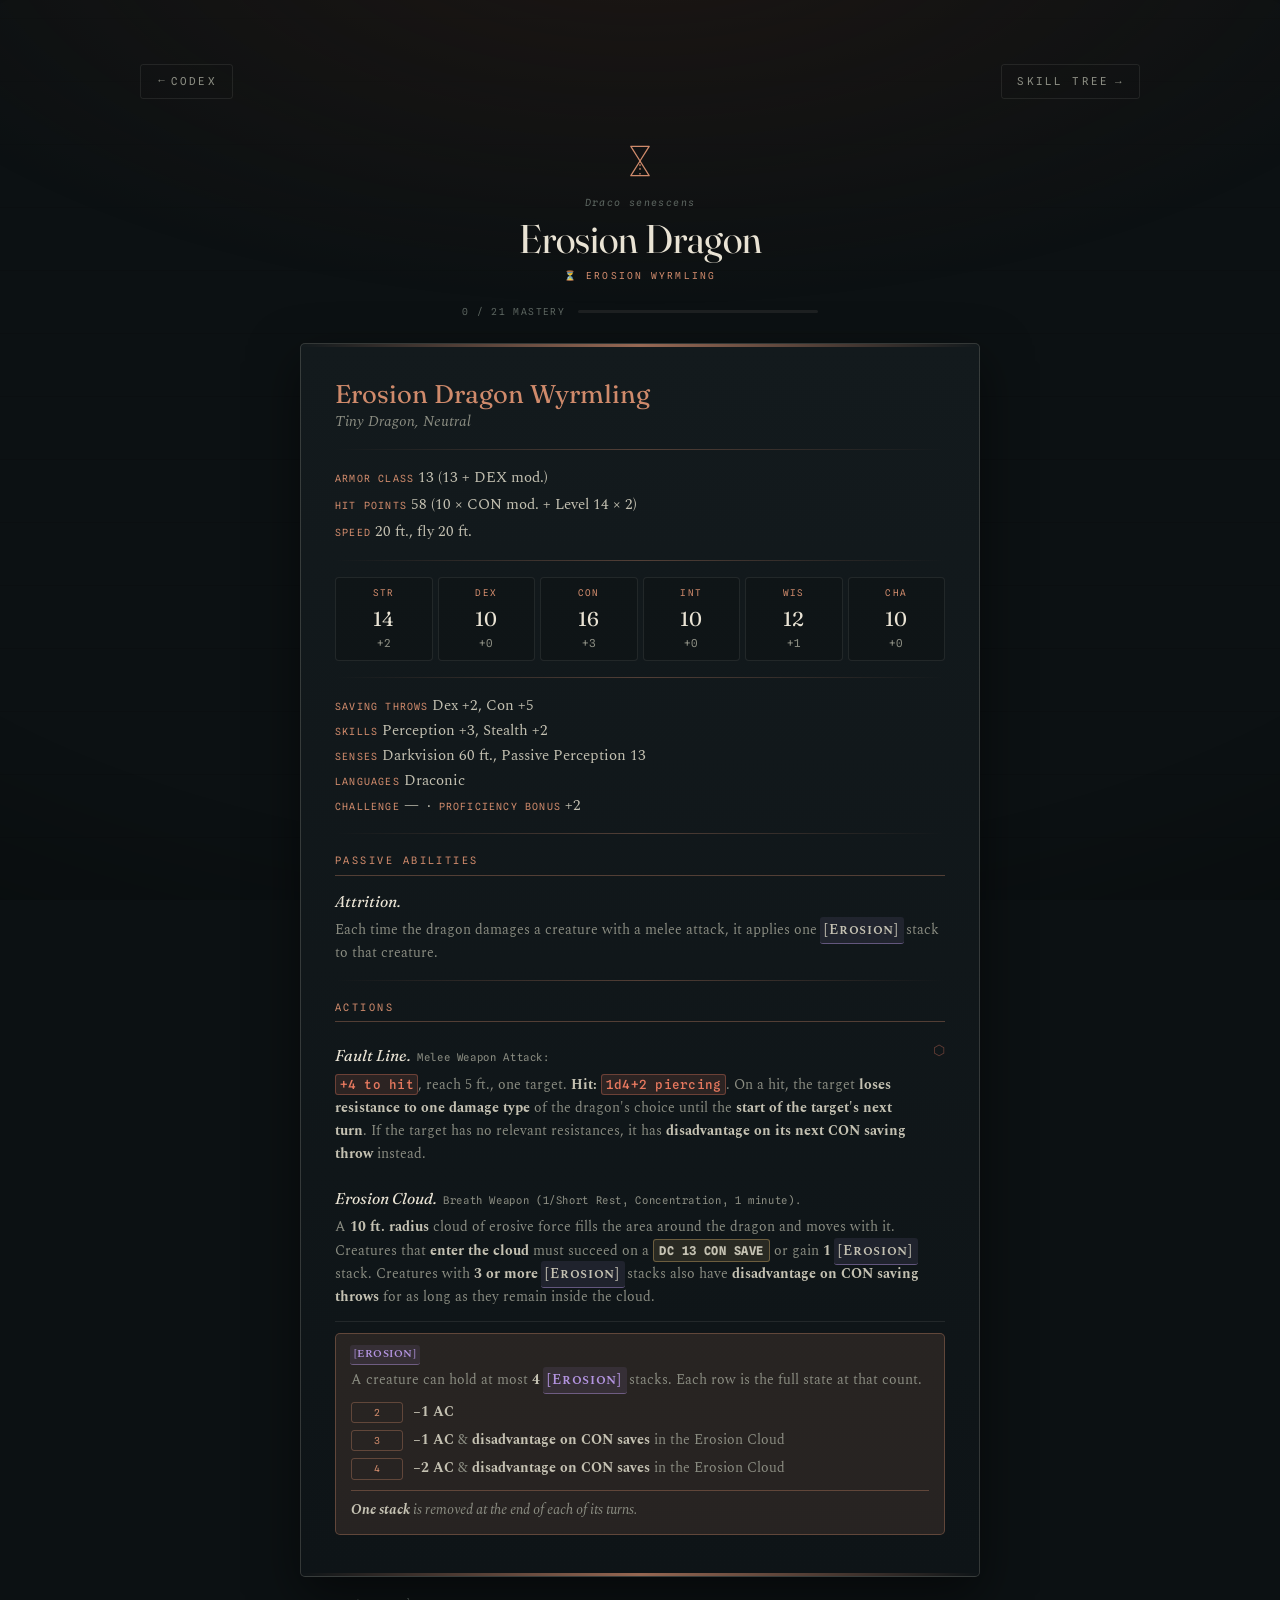
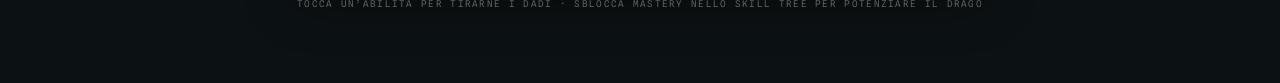
<file: Erosion_Statblock.html>
<!DOCTYPE html>
<html lang="en">
<head>
<meta charset="UTF-8">
<meta name="viewport" content="width=device-width, initial-scale=1.0, viewport-fit=cover">
<title>Erosion Dragon — Stat Block</title>
<link rel="preconnect" href="https://fonts.googleapis.com">
<link rel="preconnect" href="https://fonts.gstatic.com" crossorigin>
<link href="https://fonts.googleapis.com/css2?family=Fraunces:ital,opsz,wght@0,9..144,400;0,9..144,600;1,9..144,400&family=Spectral:ital,wght@0,300;0,400;0,600;1,400&family=Spline+Sans+Mono:wght@400;500&display=swap" rel="stylesheet">
<link rel="stylesheet" href="codex.css">
<script src="codex-sync.js"></script>
<script src="codex.js"></script>
</head>
<body data-dragon="erosion" data-page="statblock">

<main class="shell">

  <nav class="topnav">
    <a href="index.html" class="btn btn--ghost"><span class="arrow" style="transform:rotate(180deg)">→</span> Codex</a>
    <a href="Erosion_Skill_Tree.html" class="btn btn--ghost">Skill Tree <span class="arrow">→</span></a>
  </nav>

  <header class="plate-head reveal r1">
    <span class="sigil" aria-hidden="true">
      <svg viewBox="0 0 48 48" fill="none" stroke="currentColor" stroke-width="1.4" stroke-linejoin="round" stroke-linecap="round">
        <path d="M14 8 H34 L24 24 L34 40 H14 L24 24 Z"/>
        <line x1="24" y1="24" x2="24" y2="34" stroke-dasharray="1 3"/>
        <circle cx="24" cy="38" r="0.9" fill="currentColor" stroke="none"/>
      </svg>
    </span>
    <div class="binom">Draco senescens</div>
    <h1>Erosion Dragon</h1>
    <div class="stage-line" id="stageLine">⏳ Erosion Wyrmling</div>
  </header>

  <div class="plate-mastery reveal r2">
    <span class="count" id="masteryCount">0 / 21 Mastery</span>
    <div class="spec-track"><div class="spec-track-fill" id="masteryFill"></div></div>
  </div>

  <article class="plate reveal r2">
    <div class="plate-rule"></div>
    <div class="plate-inner" id="sbInner"></div>
    <div class="plate-rule"></div>
  </article>

  <p class="sb-locked-hint reveal r3">Tocca un&rsquo;abilit&agrave; per tirarne i dadi &middot; Sblocca mastery nello Skill Tree per potenziare il drago</p>

</main>

<script>
const SAVE_KEY = 'dragon_erosion';
const TOTAL = 21;
const BASE = { STR: 14, DEX: 10, CON: 16, INT: 10, WIS: 12, CHA: 10 };
// Proficiency bonus by size/stage: Tiny 2, Small 3, Medium 3, Large 4, larger 5
const PROF_BY_STAGE = [2, 3, 3, 4, 5];
// HP tracks the bonded Oathsworn's character level. Final: 14.
const OATHSWORN_LEVEL = 14;

const STAGES = [
  { name: 'Wyrmling', size: 'Tiny',  hpMult: 10, eyebrow: '⏳ Erosion Wyrmling' },
  { name: 'Whelp',   size: 'Small',  hpMult: 15, eyebrow: '⏳ Erosion Whelp'    },
  { name: 'Young',   size: 'Medium', hpMult: 20, eyebrow: '⏳ Erosion Young'    },
  { name: 'Adult',   size: 'Large',  hpMult: 25, eyebrow: '⏳ Erosion Adult'    },
];
// Speed by stage — Tiny, Small, Medium, Large. Walk climbs by 5 a stage, the
// dragon's own mode by 10, so growing larger is felt on the grid.
const SPEED_BY_STAGE = [
  { walk: 20, fly: 20 },
  { walk: 25, fly: 30 },
  { walk: 30, fly: 40 },
  { walk: 35, fly: 50 },
];
function speedLine(idx) {
  const s = SPEED_BY_STAGE[idx];
  return s.walk + ' ft., fly ' + s.fly + ' ft.';
}

function getStageIdx(n) { if (n >= 20) return 3; if (n >= 10) return 2; if (n >= 5) return 1; return 0; }

const STAT_BONUSES = {
  p1s1: { stat: 'CON', bonus: 1 }, p1s2: { stat: 'CON', bonus: 1 }, p1s3: { stat: 'CON', bonus: 2 },
  p2s1: { stat: 'STR', bonus: 1 }, p2s2: { stat: 'STR', bonus: 1 }, p2s3: { stat: 'STR', bonus: 2 },
  p3s1: { stat: 'WIS', bonus: 1 }, p3s2: { stat: 'WIS', bonus: 1 }, p3s3: { stat: 'WIS', bonus: 2 },
};

function getUnlocked() {
  try { const s = localStorage.getItem(SAVE_KEY); return new Set(s ? JSON.parse(s) : []); }
  catch(e) { return new Set(); }
}
function mod(v) { return Math.floor((v - 10) / 2); }
function modStr(v) { const m = mod(v); return (m >= 0 ? '+' : '') + m; }
function signed(n) { return (n >= 0 ? '+' : '') + n; }
// Damage expression: the modifier is omitted entirely when it is 0, so we never
// print "2d6+0". Kept ASCII-signed so codex.js can parse and roll it.
function dmgStr(dice, m, type) { return dice + (m > 0 ? '+' + m : m < 0 ? '-' + Math.abs(m) : '') + ' ' + type; }

function computeStats(unlocked) {
  const stats = { ...BASE };
  for (const [id, nb] of Object.entries(STAT_BONUSES)) if (unlocked.has(id)) stats[nb.stat] += nb.bonus;
  return stats;
}

function render() {
  const unlocked = getUnlocked();
  const stats = computeStats(unlocked);
  const count = unlocked.size;

  document.getElementById('masteryCount').textContent = count + ' / ' + TOTAL + ' Mastery';
  document.getElementById('masteryFill').style.width = (count / TOTAL * 100) + '%';

  const conMod = mod(stats.CON), dexMod = mod(stats.DEX), strMod = mod(stats.STR), wisMod = mod(stats.WIS);
  const stageIdx = getStageIdx(count);
  const stage = STAGES[stageIdx];
  const PROF = PROF_BY_STAGE[stageIdx];
  const breathDC = 8 + PROF + conMod;
  const hp = conMod * stage.hpMult + OATHSWORN_LEVEL * 2;
  document.getElementById('stageLine').textContent = stage.eyebrow;

  const ac = 13 + dexMod;
  const faultHit = signed(strMod + PROF);
  const faultDmg = dmgStr('1d4', strMod, 'piercing');

  // ── Skill-tree-driven values (source of truth: Erosion_Skill_Tree.html) ──────
  // Erosion Cloud recharge & radius scale with the Erosion Cloud path (p1)
  let cloudRecharge = '1/Short Rest', cloudRadius = '10 ft.';
  if (unlocked.has('p1n1'))  cloudRecharge = 'Recharge 6';
  if (unlocked.has('p1n2'))  cloudRecharge = 'Recharge 5–6';
  if (unlocked.has('p1n3'))  { cloudRecharge = 'Recharge 4–6'; cloudRadius = '15 ft.'; }
  if (unlocked.has('p1cap')) { cloudRecharge = 'Recharge 3–6'; cloudRadius = '20 ft.'; }
  // Fault Line resistance-strip duration (p2n2 Lingering Fractures)
  const stripDuration = unlocked.has('p2n2')
    ? "until the <b>end of the dragon's next turn</b>"
    : "until the <b>start of the target's next turn</b>";
  // [Erosion] max stacks scale with the Attrition path (p3)
  let maxStacks = 4;
  if (unlocked.has('p3n1'))  maxStacks = 5;
  if (unlocked.has('p3n2'))  maxStacks = 6;
  if (unlocked.has('p3n3'))  maxStacks = 7;
  if (unlocked.has('p3cap')) maxStacks = 8;

  let html = `
    <div class="sb-name">Erosion Dragon ${stage.name}</div>
    <div class="sb-type"><em>${stage.size} Dragon, Neutral</em></div>
    <div class="sb-divider"></div>
    <div class="sb-basics">
      <p><span class="sb-label">Armor Class</span> ${ac} (13 + DEX mod.)</p>
      <p><span class="sb-label">Hit Points</span> ${hp} (${stage.hpMult} × CON mod. + Level ${OATHSWORN_LEVEL} × 2)</p>
      <p><span class="sb-label">Speed</span> ${speedLine(stageIdx)}</p>
    </div>
    <div class="sb-divider"></div>
    <div class="sb-scores">`;

  for (const k of ['STR','DEX','CON','INT','WIS','CHA']) {
    html += `<div class="sb-score-cell"><div class="sb-score-k">${k}</div><div class="sb-score-v">${stats[k]}</div><div class="sb-score-m">${modStr(stats[k])}</div></div>`;
  }
  html += `</div><div class="sb-divider"></div>`;
  html += `<p class="sb-prop"><span class="sb-label">Saving Throws</span> Dex ${signed(dexMod + PROF)}, Con ${signed(conMod + PROF)}</p>`;
  html += `<p class="sb-prop"><span class="sb-label">Skills</span> Perception ${signed(wisMod + PROF)}, Stealth ${signed(dexMod + PROF)}</p>`;
  html += `<p class="sb-prop"><span class="sb-label">Senses</span> Darkvision 60 ft., Passive Perception ${10 + wisMod + PROF}</p>`;
  html += `<p class="sb-prop"><span class="sb-label">Languages</span> Draconic</p>`;
  html += `<p class="sb-prop"><span class="sb-label">Challenge</span> — &nbsp;·&nbsp; <span class="sb-label">Proficiency Bonus</span> +${PROF}</p>`;
  html += `<div class="sb-divider"></div>`;

  html += `<div class="sb-section-title">Passive Abilities</div>`;
  html += `<div class="sb-ability"><span class="sb-ability-name">Attrition.</span>
    <p>Each time the dragon damages a creature with a melee attack, it applies one <b>[Erosion]</b> stack to that creature.</p></div>`;

  // Evolution passive — unlocks at Whelp and deepens with every size, the same
  // shape as Void-Born and Stone Heart. Source of truth: Erosion_Skill_Tree.html
  if (stageIdx >= 1) {
    let wpText = `Concentration spells cast by creatures <b>within 15 ft.</b> of the dragon have their DC to maintain concentration <b>increased by 2</b>.`;
    if (stageIdx >= 2) wpText += ` Magical buffs on creatures within 15 ft. have their <b>remaining duration reduced by 2d4 turns</b> at the start of each of the dragon's turns.`;
    if (stageIdx >= 3) wpText += ` <b>Once/Short Rest — Action:</b> the dragon targets one ongoing magical effect of <b>5th level or lower</b> with a defined duration that it can see within 30 ft. — that effect immediately runs to its <b>temporal conclusion and ends</b>.`;
    html += `<div class="sb-ability"><span class="sb-ability-name">Weathered Presence <span class="tag">(${stage.name}).</span></span><p>${wpText}</p></div>`;
  }

  if (unlocked.has('p2n3')) html += `<div class="sb-ability"><span class="sb-ability-name">Rending Bite.</span>
    <p>On a hit with <b>Fault Line</b>, the dragon may strip <b>two</b> damage-type resistances instead of one. If the target has only one relevant resistance, the second choice applies the <b>CON disadvantage</b> fallback as normal.</p></div>`;

  if (unlocked.has('p3cap')) html += `<div class="sb-ability"><span class="sb-ability-name">Inevitable Decay.</span>
    <p>Choose one ability when this is unlocked: <b>WIS, INT, or CHA</b>. A creature with any [Erosion] stacks applies its <b>AC penalty</b> from [Erosion] to <b>saving throws of the chosen type</b> as well.</p></div>`;

  html += `<div class="sb-divider"></div><div class="sb-section-title">Actions</div>`;

  if (unlocked.has('p2n1')) html += `<div class="sb-ability"><span class="sb-ability-name">Multiattack.</span>
    <p>The dragon makes <b>two Fault Line attacks</b>.</p></div>`;

  html += `<div class="sb-ability"><span class="sb-ability-name">Fault Line. <span class="tag">Melee Weapon Attack:</span></span>
    <p>${faultHit} to hit, reach 5 ft., one target. <b>Hit:</b> ${faultDmg}. On a hit, the target <b>loses resistance to one damage type</b> of the dragon's choice ${stripDuration}. If the target has no relevant resistances, it has <b>disadvantage on its next CON saving throw</b> instead.</p></div>`;

  // Erosion Cloud (base) + path modifications
  let cloudExtra = '';
  if (unlocked.has('p1n1')) cloudExtra += ` Instead of an emanation, the cloud can be placed as a <b>fixed 10 ft. radius sphere</b> in any space within <b>30 ft.</b> of the dragon.`;
  if (unlocked.has('p1n2')) cloudExtra += ` Creatures inside the cloud have <b>disadvantage on the CON save</b> to remove [Erosion] stacks.`;
  if (unlocked.has('p1n3')) cloudExtra += ` As a <b>bonus action</b>, the dragon can move the cloud up to <b>30 ft.</b> in any direction.`;
  const cloudTag = unlocked.has('p1cap')
    ? `${cloudRecharge}, Concentration or none (1/Long Rest), 1 minute`
    : `${cloudRecharge}, Concentration, 1 minute`;
  if (unlocked.has('p1cap')) cloudExtra += ` <b>Timeless Shroud (1/Long Rest):</b> the dragon may forgo Concentration — the cloud persists for its <b>full 1-minute duration on its own</b>, with no concentration checks.`;
  html += `<div class="sb-ability"><span class="sb-ability-name">Erosion Cloud. <span class="tag">Breath Weapon (${cloudTag}).</span></span>
    <p>A <b>${cloudRadius} radius</b> cloud of erosive force fills the area around the dragon and moves with it. Creatures that <b>enter the cloud</b> must succeed on a <b>DC ${breathDC} CON save</b> or gain <b>1 [Erosion]</b> stack. Creatures with <b>3 or more [Erosion]</b> stacks also have <b>disadvantage on CON saving throws</b> for as long as they remain inside the cloud.${cloudExtra}</p></div>`;

  if (unlocked.has('p2cap')) html += `<div class="sb-ability"><span class="sb-ability-name">Geological Memory <span class="tag">(1/Short Rest).</span></span>
    <p>The dragon makes a single <b>Fault Line</b> attack. On a hit, it deals normal damage plus <b>+2d8 per resistance stripped this combat</b>. The target must then succeed on a <b>DC 13 CON save</b> or every resistance stripped from it <b>remains stripped until it completes a long rest</b>.</p></div>`;

  /* [Erosion] mechanic — the table counts stacks on a creature and wants one
     answer, so each row states the FULL state at that count: the accumulated
     AC penalty and every effect in force. No adding up across rows. */
  function erosionStateAt(n) {
    const clauses = [];
    const denied = [];
    if (unlocked.has('p3n3')) {
      if (n >= 2) denied.push('Disengage');
      if (n >= 4) denied.push('Dodge');
      if (n >= 6) denied.push('Dash');
    }
    if (denied.length) {
      const named = denied.map(a => `<b>${a}</b>`);
      const list = named.length > 1
        ? named.slice(0, -1).join(', ') + ' or ' + named[named.length - 1]
        : named[0];
      clauses.push(`no ${list}`);
    }
    if (n >= 3) clauses.push(`<b>disadvantage on CON saves</b> in the Erosion Cloud`);
    return { ac: Math.floor(n / 2), clauses };
  }

  // One row per count where the state changes; equal neighbours fold into a range.
  const stackTiers = [];
  let runStart = 0, runKey = '', runText = '';
  for (let n = 1; n <= maxStacks; n++) {
    const { ac, clauses } = erosionStateAt(n);
    const key = ac + '|' + clauses.join('|');
    if (key !== runKey) {
      if (runStart) stackTiers.push({ from: runStart, to: n - 1, text: runText });
      runStart = n;
      runKey = key;
      runText = (ac > 0 ? `<b>−${ac} AC</b>` : '') +
                (ac > 0 && clauses.length ? ' &amp; ' : '') + clauses.join(' &amp; ');
    }
  }
  if (runStart) stackTiers.push({ from: runStart, to: maxStacks, text: runText });

  // A count where nothing happens yet earns no row.
  const tierRows = stackTiers
    .filter(t => t.text)
    .map(t => ({ at: t.from === t.to ? String(t.from) : `${t.from}–${t.to}`, text: t.text }));

  const decayNote = unlocked.has('p3cap')
    ? ` With <b>Inevitable Decay</b>, that AC penalty applies to <b>saving throws</b> of the chosen ability as well.`
    : '';

  const removalRule = unlocked.has('p3n1')
    ? `Stacks no longer fall off on their own: at the end of its turn a creature removes <b>one stack</b> only on a successful <b>DC 13 CON save</b>.`
    : `<b>One stack</b> is removed at the end of each of its turns.`;

  html += `<div class="sb-divider-thin"></div>`;
  html += `<div class="sb-mechanic">
    <div class="sb-mechanic-name">[Erosion]</div>
    <p>A creature can hold at most <b>${maxStacks}</b> [Erosion] stacks. Each row is the full state at that count.${decayNote}</p>
    <ul class="sb-tiers">${tierRows.map(t =>
      `<li><span class="tier-at">${t.at}</span><span class="tier-eff">${t.text}</span></li>`).join('')}</ul>
    <p class="sb-tiers-foot">${removalRule}</p></div>`;

  document.getElementById('sbInner').innerHTML = html;
  if (window.Codex) Codex.enhance();
}

// ── GITHUB AUTO-LOAD ─────────────────────────────────────────────────────────
/* The shared layer owns the round-trip, so this page inherits the no-store read
   that keeps a cached response from passing for a fresh one. */
const DRAGON = document.body.dataset.dragon;

render();
Sync.initReadOnly({ dragons: [DRAGON], onLoaded: render });

window.addEventListener('pageshow', e => { if (e.persisted) render(); });
document.addEventListener('visibilitychange', () => {
  if (document.visibilityState !== 'visible') return;
  render();
  if (Sync.configured()) Sync.fetchAll([DRAGON]).then(render);
});
</script>
</body>
</html>
</file>
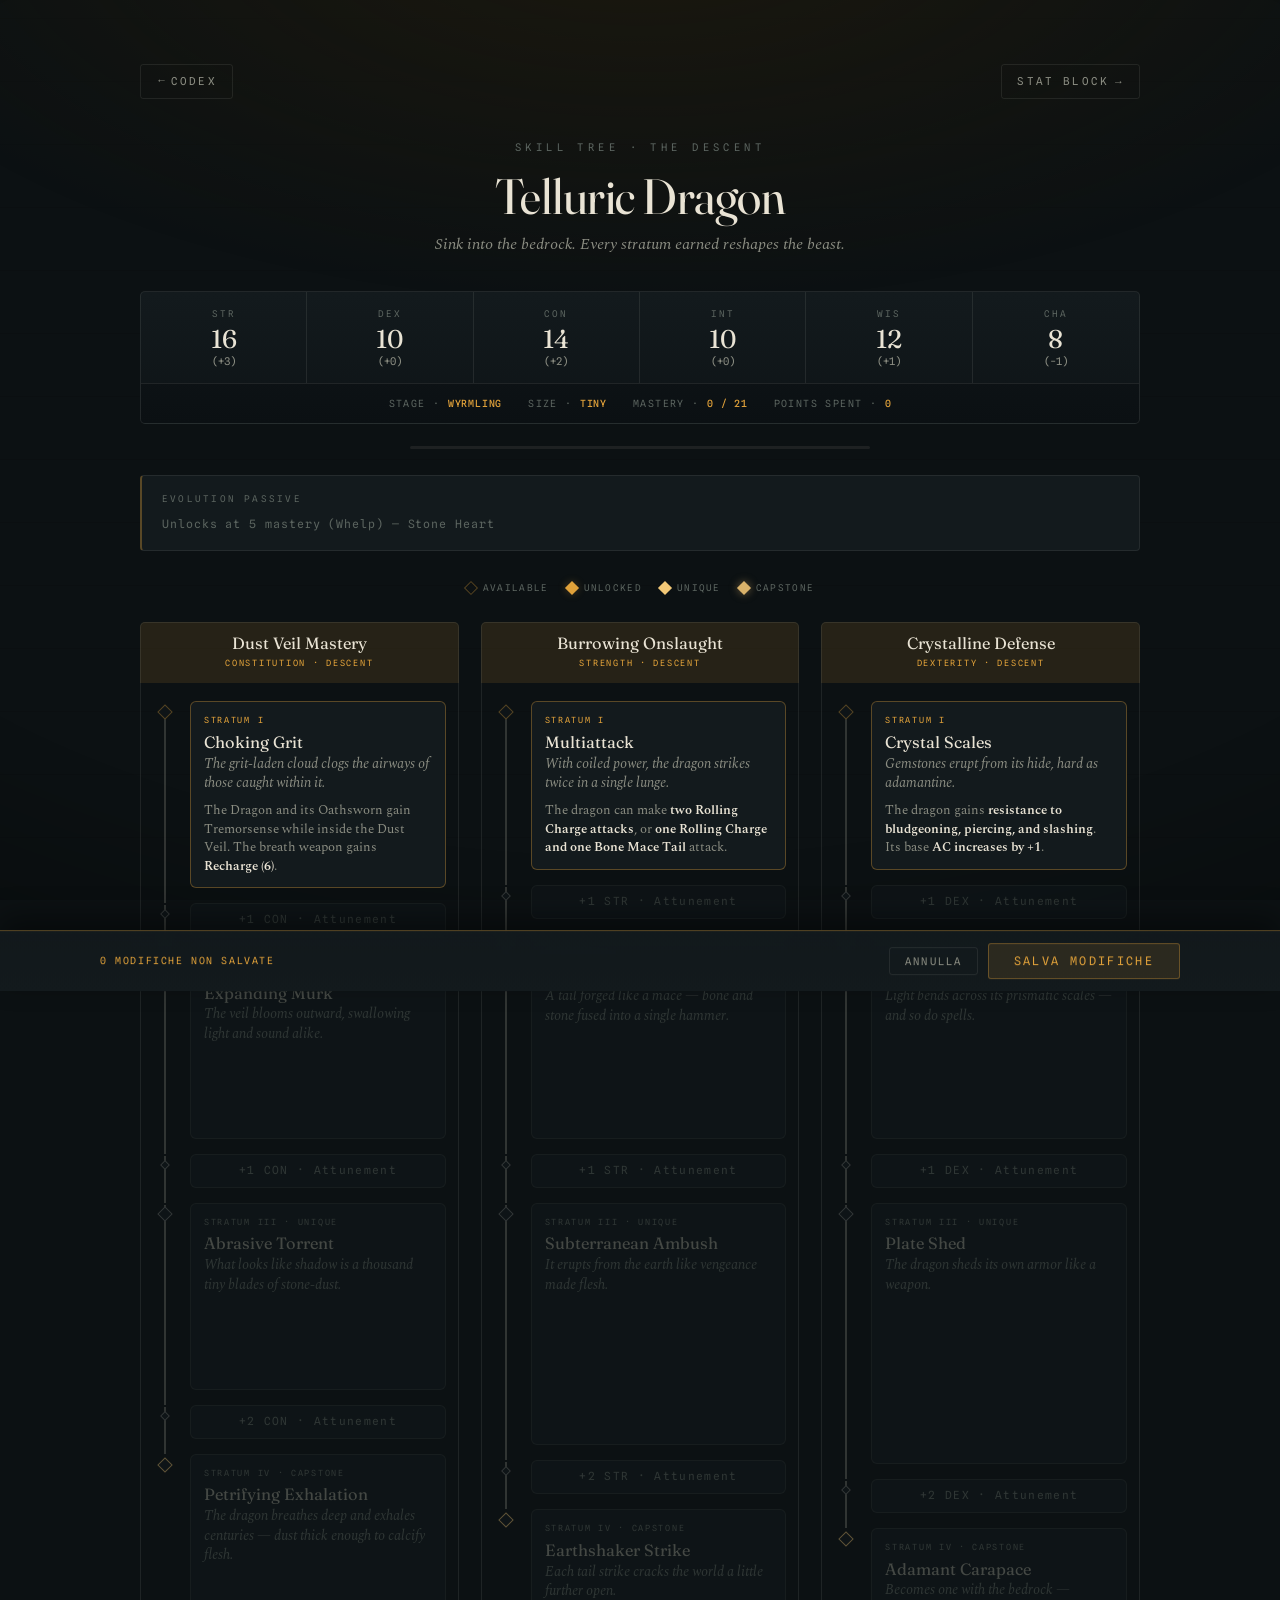
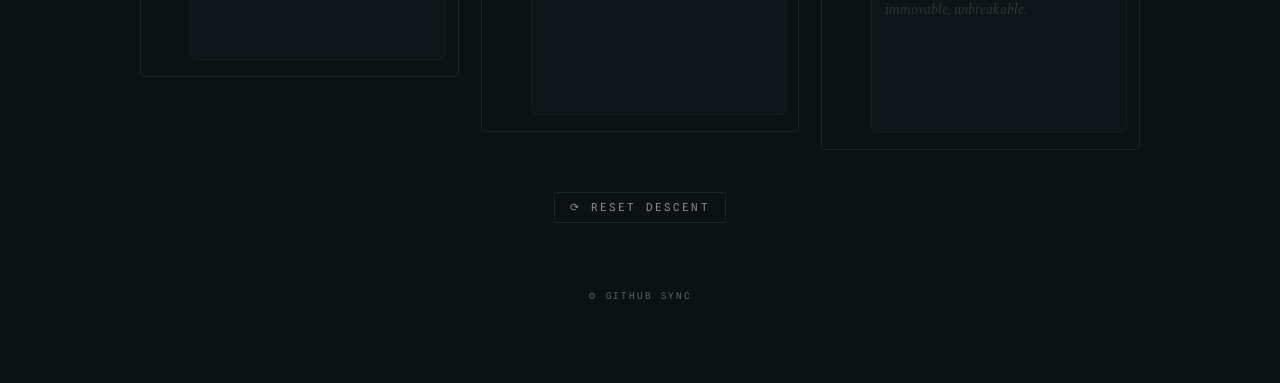
<file: Telluric_Skill_Tree.html>
<!DOCTYPE html>
<html lang="en">
<head>
<meta charset="UTF-8">
<meta name="viewport" content="width=device-width, initial-scale=1.0, viewport-fit=cover">
<title>Telluric Dragon — Skill Tree</title>
<link rel="preconnect" href="https://fonts.googleapis.com">
<link rel="preconnect" href="https://fonts.gstatic.com" crossorigin>
<link href="https://fonts.googleapis.com/css2?family=Fraunces:ital,opsz,wght@0,9..144,400;0,9..144,600;1,9..144,400&family=Spectral:ital,wght@0,300;0,400;0,600;1,400&family=Spline+Sans+Mono:wght@400;500&display=swap" rel="stylesheet">
<link rel="stylesheet" href="codex.css">
</head>
<body data-dragon="telluric" data-page="skilltree">

<main class="shell">

  <nav class="topnav">
    <a href="index.html" class="btn btn--ghost"><span class="arrow" style="transform:rotate(180deg)">→</span> Codex</a>
    <a href="Telluric_Statblock.html" class="btn btn--ghost">Stat Block <span class="arrow">→</span></a>
  </nav>

  <header class="page-title reveal r1">
    <div class="eyebrow">Skill Tree · The Descent</div>
    <h1>Telluric Dragon</h1>
    <p class="sub">Sink into the bedrock. Every stratum earned reshapes the beast.</p>
  </header>

  <section class="instrument reveal r2" aria-label="Ability scores">
    <div class="abilities" id="abilities"></div>
    <div class="instrument-foot">
      <span class="readout-item">Stage · <b id="stageDisplay">Wyrmling</b></span>
      <span class="readout-item">Size · <b id="sizeDisplay">Tiny</b></span>
      <span class="readout-item">Mastery · <b id="masteryDisplay">0 / 21</b></span>
      <span class="readout-item">Points Spent · <b id="pointsDisplay">0</b></span>
    </div>
  </section>

  <div class="mastery-line reveal r2">
    <div class="spec-track"><div class="spec-track-fill" id="progressFill"></div></div>
  </div>

  <div class="fieldnote reveal r3" id="fieldNote"></div>

  <div class="legend reveal r3">
    <span class="legend-item"><span class="legend-seal ls-avail"></span> Available</span>
    <span class="legend-item"><span class="legend-seal ls-unlocked"></span> Unlocked</span>
    <span class="legend-item"><span class="legend-seal ls-unique"></span> Unique</span>
    <span class="legend-item"><span class="legend-seal ls-capstone"></span> Capstone</span>
  </div>

  <section class="shafts reveal r4" id="shafts" aria-label="Skill paths"></section>

  <div class="controls">
    <div class="control-row">
      <button class="btn btn--ghost" id="resetBtn">⟳ Reset Descent</button>
    </div>
    <div class="gh-status" id="ghStatus"></div>

    <details class="gh-panel" id="ghSettings">
      <summary>⚙ GitHub Sync</summary>
      <div class="gh-fields">
        <p class="gh-hint">Credenziali per salvare i progressi nel repository. Il token resta solo in questo browser: conviene generarlo <b>fine-grained</b>, limitato a questo repo, con permesso Contents: Read &amp; Write.</p>
        <input id="ghOwner" placeholder="GitHub username or org" autocomplete="off" spellcheck="false" />
        <input id="ghRepo"  placeholder="Repository name" autocomplete="off" spellcheck="false" />
        <input id="ghToken" type="password" placeholder="Personal access token (Contents: Read & Write)" autocomplete="off" />
        <button class="btn btn--ghost" id="ghSaveConfig">Salva configurazione</button>
        <button class="btn btn--ghost" id="ghPairBtn">📱 Aggiungi dispositivo</button>
      </div>

      <div class="pair" id="ghPair" hidden>
        <p class="gh-hint">Inquadra il QR dal secondo dispositivo, oppure aprigli il link.
          <span class="pair-warn">Contiene il token</span>: mandalo solo a chi deve poter
          modificare questo dragone.</p>
        <div class="pair-qr" id="ghPairQR"></div>
        <div class="pair-link">
          <input id="ghPairLink" readonly aria-label="Link di configurazione" />
          <button class="btn btn--ghost" id="ghPairCopy">Copia</button>
        </div>
      </div>
    </details>
  </div>

</main>

<div class="tooltip" id="tooltip">
  <h4 id="tooltipTitle"></h4>
  <p id="tooltipDesc"></p>
</div>

<script src="codex-sync.js"></script>
<script>
// ── DATA ─────────────────────────────────────────────────────────────────────
const baseStats = { STR: 16, DEX: 10, CON: 14, INT: 10, WIS: 12, CHA: 8 };
const currentStats = { ...baseStats };
const ABILITY_ORDER = ['STR','DEX','CON','INT','WIS','CHA'];

const paths = [
  {
    id: 'p1', name: 'Dust Veil Mastery', sub: 'Constitution', cls: 'path-1',
    nodes: [
      { id: 'p1n1', type: 'ability', name: 'Choking Grit',
        desc: 'The grit-laden cloud clogs the airways of those caught within it.',
        rule: 'The Dragon and its Oathsworn gain Tremorsense while inside the Dust Veil. The breath weapon gains <b>Recharge (6)</b>.' },
      { id: 'p1s1', type: 'stat', stat: 'CON', bonus: 1 },
      { id: 'p1n2', type: 'ability', name: 'Expanding Murk',
        desc: 'The veil blooms outward, swallowing light and sound alike.',
        rule: 'The Dragon and its Oathsworn gain +1 AC while inside the Dust Veil. The Dust Veil\'s area expands to a <b>15 ft. radius</b>.' },
      { id: 'p1s2', type: 'stat', stat: 'CON', bonus: 1 },
      { id: 'p1n3', type: 'unique', name: 'Abrasive Torrent',
        desc: 'What looks like shadow is a thousand tiny blades of stone-dust.',
        rule: 'Creatures that <b>move through</b> the Dust Veil take <b>1d4 slashing damage</b> per 5 ft. of movement inside it. The breath weapon gains <b>Recharge (5-6)</b>.' },
      { id: 'p1s3', type: 'stat', stat: 'CON', bonus: 2 },
      { id: 'p1cap', type: 'capstone', name: 'Petrifying Exhalation',
        desc: 'The dragon breathes deep and exhales centuries — dust thick enough to calcify flesh.',
        rule: 'The Dragon and its Oathsworn deal an additional 1d4 bludgeoning damage to all their attacks while inside the Dust Veil.' },
    ]
  },
  {
    id: 'p2', name: 'Burrowing Onslaught', sub: 'Strength', cls: 'path-2',
    nodes: [
      { id: 'p2n1', type: 'ability', name: 'Multiattack',
        desc: 'With coiled power, the dragon strikes twice in a single lunge.',
        rule: 'The dragon can make <b>two Rolling Charge attacks</b>, or <b>one Rolling Charge and one Bone Mace Tail</b> attack.' },
      { id: 'p2s1', type: 'stat', stat: 'STR', bonus: 1 },
      { id: 'p2n2', type: 'ability', name: 'Bone Mace Tail',
        desc: 'A tail forged like a mace — bone and stone fused into a single hammer.',
        rule: '<b>New Attack:</b> Single target within 10ft, STR save. <b>2d8 + STR bludgeoning</b>; on a failure the target is also <b>dazed</b> until the end of their next turn (can move or take an action, not both; no reactions).' },
      { id: 'p2s2', type: 'stat', stat: 'STR', bonus: 1 },
      { id: 'p2n3', type: 'unique', name: 'Subterranean Ambush',
        desc: 'It erupts from the earth like vengeance made flesh.',
        rule: 'When the dragon emerges from a burrow within <b>10ft of a creature</b>, that creature must make a <b>DEX save</b> or take <b>4d6 bludgeoning damage</b> and be knocked prone. The dragon also has <b>advantage</b> on its first attack roll that turn.' },
      { id: 'p2s3', type: 'stat', stat: 'STR', bonus: 2 },
      { id: 'p2cap', type: 'capstone', name: 'Earthshaker Strike',
        desc: 'Each tail strike cracks the world a little further open.',
        rule: 'The <b>Bone Mace Tail</b> now hits all creatures in a 10ft half circle behind the dragon. Damage increases to <b>4d8 + STR bludgeoning</b>. Targets that fail the save are <b>dazed</b> and knocked <b>prone</b>.' },
    ]
  },
  {
    id: 'p3', name: 'Crystalline Defense', sub: 'Dexterity', cls: 'path-3',
    nodes: [
      { id: 'p3n1', type: 'ability', name: 'Crystal Scales',
        desc: 'Gemstones erupt from its hide, hard as adamantine.',
        rule: 'The dragon gains <b>resistance to bludgeoning, piercing, and slashing</b>. Its base <b>AC increases by +1</b>.' },
      { id: 'p3s1', type: 'stat', stat: 'DEX', bonus: 1 },
      { id: 'p3n2', type: 'ability', name: 'Refractive Hide',
        desc: 'Light bends across its prismatic scales — and so do spells.',
        rule: 'The dragon gains <b>advantage</b> on saving throws against spells and magical effects. The first spell that targets it each round has a <b>25% chance to be reflected</b> back at the caster.' },
      { id: 'p3s2', type: 'stat', stat: 'DEX', bonus: 1 },
      { id: 'p3n3', type: 'unique', name: 'Plate Shed',
        desc: 'The dragon sheds its own armor like a weapon.',
        rule: '<b>Reaction:</b> When the dragon takes damage, it can shed its outer layer of stone plating, hurling the shards at the attacker. The attacker takes <b>bludgeoning damage equal to the dragon\'s current AC</b>. The dragon\'s AC is then <b>reduced to 13</b> for 1 minute as the plates begin to regrow.' },
      { id: 'p3s3', type: 'stat', stat: 'DEX', bonus: 2 },
      { id: 'p3cap', type: 'capstone', name: 'Adamant Carapace',
        desc: 'Becomes one with the bedrock — immovable, unbreakable.',
        rule: '<b>Passive:</b> AC increases by <b>+2</b>. The dragon is <b>immune to critical hits</b>. All damage the dragon deals to <b>structures</b> is maximized. The dragon takes <b>5 less damage</b> from all sources.' },
    ]
  }
];

// ── EVOLUTION ────────────────────────────────────────────────────────────────
const EVO_STAGES = [
  { name: 'Wyrmling', size: 'Tiny'   },
  { name: 'Whelp',   size: 'Small'  },
  { name: 'Young',   size: 'Medium' },
  { name: 'Adult',   size: 'Large'  },
];
function getStageIdx(n) { if (n >= 20) return 3; if (n >= 10) return 2; if (n >= 5) return 1; return 0; }

// ── STATE / PERSISTENCE ──────────────────────────────────────────────────────
const unlocked = new Set();
const SAVE_KEY = 'dragon_telluric';

try { const s = localStorage.getItem(SAVE_KEY); if (s) JSON.parse(s).forEach(id => unlocked.add(id)); } catch(e) {}

function saveState() {
  try { localStorage.setItem(SAVE_KEY, JSON.stringify([...unlocked])); } catch(e) {}
  Sync.markDirty();
}

// ── HELPERS ──────────────────────────────────────────────────────────────────
const ROMAN = ['', 'I', 'II', 'III', 'IV', 'V'];
// The tooltip tracks the cursor; on touch there is none, and the rule text is
// already printed on the card.
const FINE_POINTER = window.matchMedia('(hover: hover) and (pointer: fine)').matches;
function modStr(v) { const m = Math.floor((v - 10) / 2); return (m >= 0 ? '+' : '') + m; }
function isAvailable(pathIdx, nodeIdx) {
  if (nodeIdx === 0) return true;
  return unlocked.has(paths[pathIdx].nodes[nodeIdx - 1].id);
}

function buildAbilities() {
  const host = document.getElementById('abilities');
  host.innerHTML = ABILITY_ORDER.map(k => `
    <div class="ability" id="ab-${k}">
      <div class="k">${k}</div>
      <div class="v" id="stat-${k}">${baseStats[k]}</div>
      <div class="m" id="mod-${k}">(${modStr(baseStats[k])})</div>
    </div>`).join('');
}

function updateStats() {
  Object.assign(currentStats, baseStats);
  for (const id of unlocked) {
    for (const p of paths) for (const n of p.nodes) {
      if (n.id === id && n.type === 'stat') currentStats[n.stat] = (currentStats[n.stat] || 0) + n.bonus;
    }
  }
  for (const k of ABILITY_ORDER) {
    const el = document.getElementById('stat-' + k), mel = document.getElementById('mod-' + k);
    if (el) { el.textContent = currentStats[k]; mel.textContent = '(' + modStr(currentStats[k]) + ')'; }
    document.getElementById('ab-' + k).classList.toggle('bumped', currentStats[k] !== baseStats[k]);
  }
  const count = unlocked.size;
  const total = paths.reduce((s, p) => s + p.nodes.length, 0);
  const stage = EVO_STAGES[getStageIdx(count)];
  document.getElementById('pointsDisplay').textContent = count;
  document.getElementById('stageDisplay').textContent = stage.name;
  document.getElementById('sizeDisplay').textContent = stage.size;
  document.getElementById('masteryDisplay').textContent = count + ' / ' + total;
  document.getElementById('progressFill').style.width = (count / total * 100) + '%';
}

function updateFieldNote() {
  const si = getStageIdx(unlocked.size);
  const stage = EVO_STAGES[si];
  const el = document.getElementById('fieldNote');
  if (si === 0) {
    el.innerHTML = `<div class="fn-head">Evolution Passive</div><div class="fn-locked">Unlocks at 5 mastery (Whelp) — Stone Heart</div>`;
    return;
  }
  const regen = [0, 5, 10, 20][si];
  let rule = `At the start of each of its turns, the dragon regains <b>${regen} HP</b> as living stone seals its wounds.`;
  if (si >= 2) rule += ` <b>Immune to petrified and charmed</b>.`;
  if (si >= 3) rule += ` Once per long rest, when reduced to 0 HP, drops to <b>1 HP instead</b> as indestructible stone encases its vital organs.`;
  el.innerHTML = `<div class="fn-head">Evolution Passive · ${stage.name} (${stage.size})</div>
    <div class="fn-name">Stone Heart</div><div class="fn-rule">${rule}</div>`;
}

function eyebrowFor(node, depth) {
  if (node.type === 'capstone') return `Stratum ${ROMAN[depth]} · Capstone`;
  if (node.type === 'unique')   return `Stratum ${ROMAN[depth]} · Unique`;
  return `Stratum ${ROMAN[depth]}`;
}

function rebuildUI() {
  const host = document.getElementById('shafts');
  host.innerHTML = '';
  paths.forEach((path, pi) => {
    const col = document.createElement('div');
    col.className = 'shaft ' + path.cls;
    col.innerHTML = `<div class="shaft-head">
        <div class="shaft-name">${path.name}</div>
        <div class="shaft-sub">${path.sub} · Descent</div>
      </div><div class="shaft-body"></div>`;
    const body = col.querySelector('.shaft-body');

    let depth = 0;
    path.nodes.forEach((node, ni) => {
      const isUnlocked = unlocked.has(node.id);
      const avail = isAvailable(pi, ni);
      const state = isUnlocked ? 'unlocked' : avail ? 'available' : 'locked';

      const tier = document.createElement('div');
      let cls = 'tier ' + state;
      if (node.type === 'stat') cls += ' stat';
      if (node.type === 'unique') cls += ' unique';
      if (node.type === 'capstone') cls += ' capstone';
      tier.className = cls;

      if (node.type === 'stat') {
        tier.innerHTML = `<div class="rail"><span class="seal"></span></div>
          <div class="tier-card"><span class="tier-stat">+${node.bonus} ${node.stat} · Attunement</span></div>`;
      } else {
        depth++;
        tier.innerHTML = `<div class="rail"><span class="seal"></span></div>
          <div class="tier-card">
            <div class="tier-eyebrow">${eyebrowFor(node, depth)}</div>
            <div class="tier-name">${node.name}</div>
            <div class="tier-desc">${node.desc}</div>
            <div class="tier-rule">${node.rule}</div>
          </div>`;
      }

      const card = tier.querySelector('.tier-card');

      if (avail || isUnlocked) {
        card.addEventListener('click', () => {
          if (isUnlocked) {
            if (path.nodes.slice(ni + 1).some(n => unlocked.has(n.id))) return;
            unlocked.delete(node.id);
          } else {
            unlocked.add(node.id);
          }
          saveState(); updateStats(); rebuildUI();
        });
      }

      if (node.type !== 'stat' && FINE_POINTER) {
        card.addEventListener('mousemove', (e) => {
          const tip = document.getElementById('tooltip');
          document.getElementById('tooltipTitle').textContent = node.name;
          document.getElementById('tooltipDesc').innerHTML = node.rule;
          tip.classList.add('visible');
          tip.style.left = Math.min(e.clientX + 16, window.innerWidth - 270) + 'px';
          tip.style.top = Math.min(e.clientY + 16, window.innerHeight - 170) + 'px';
        });
        card.addEventListener('mouseleave', () => document.getElementById('tooltip').classList.remove('visible'));
      }

      body.appendChild(tier);
    });
    host.appendChild(col);
  });
  updateFieldNote();
}

// ── RESET ────────────────────────────────────────────────────────────────────
document.getElementById('resetBtn').addEventListener('click', () => {
  if (!confirm('Reset the entire descent? All progress for this dragon will be cleared.')) return;
  unlocked.clear(); saveState(); updateStats(); rebuildUI();
});

// ── INIT ─────────────────────────────────────────────────────────────────────
buildAbilities();
updateStats();
rebuildUI();

Sync.init({
  dragon: document.body.dataset.dragon,
  // Sorted, so the comparison against the last saved state is stable.
  getState: () => [...unlocked].sort(),
  setState: (ids) => {
    unlocked.clear();
    ids.forEach(id => unlocked.add(id));
    try { localStorage.setItem(SAVE_KEY, JSON.stringify([...unlocked])); } catch(e) {}
  },
  onApply: () => { updateStats(); rebuildUI(); }
});
</script>
</body>
</html>
</file>
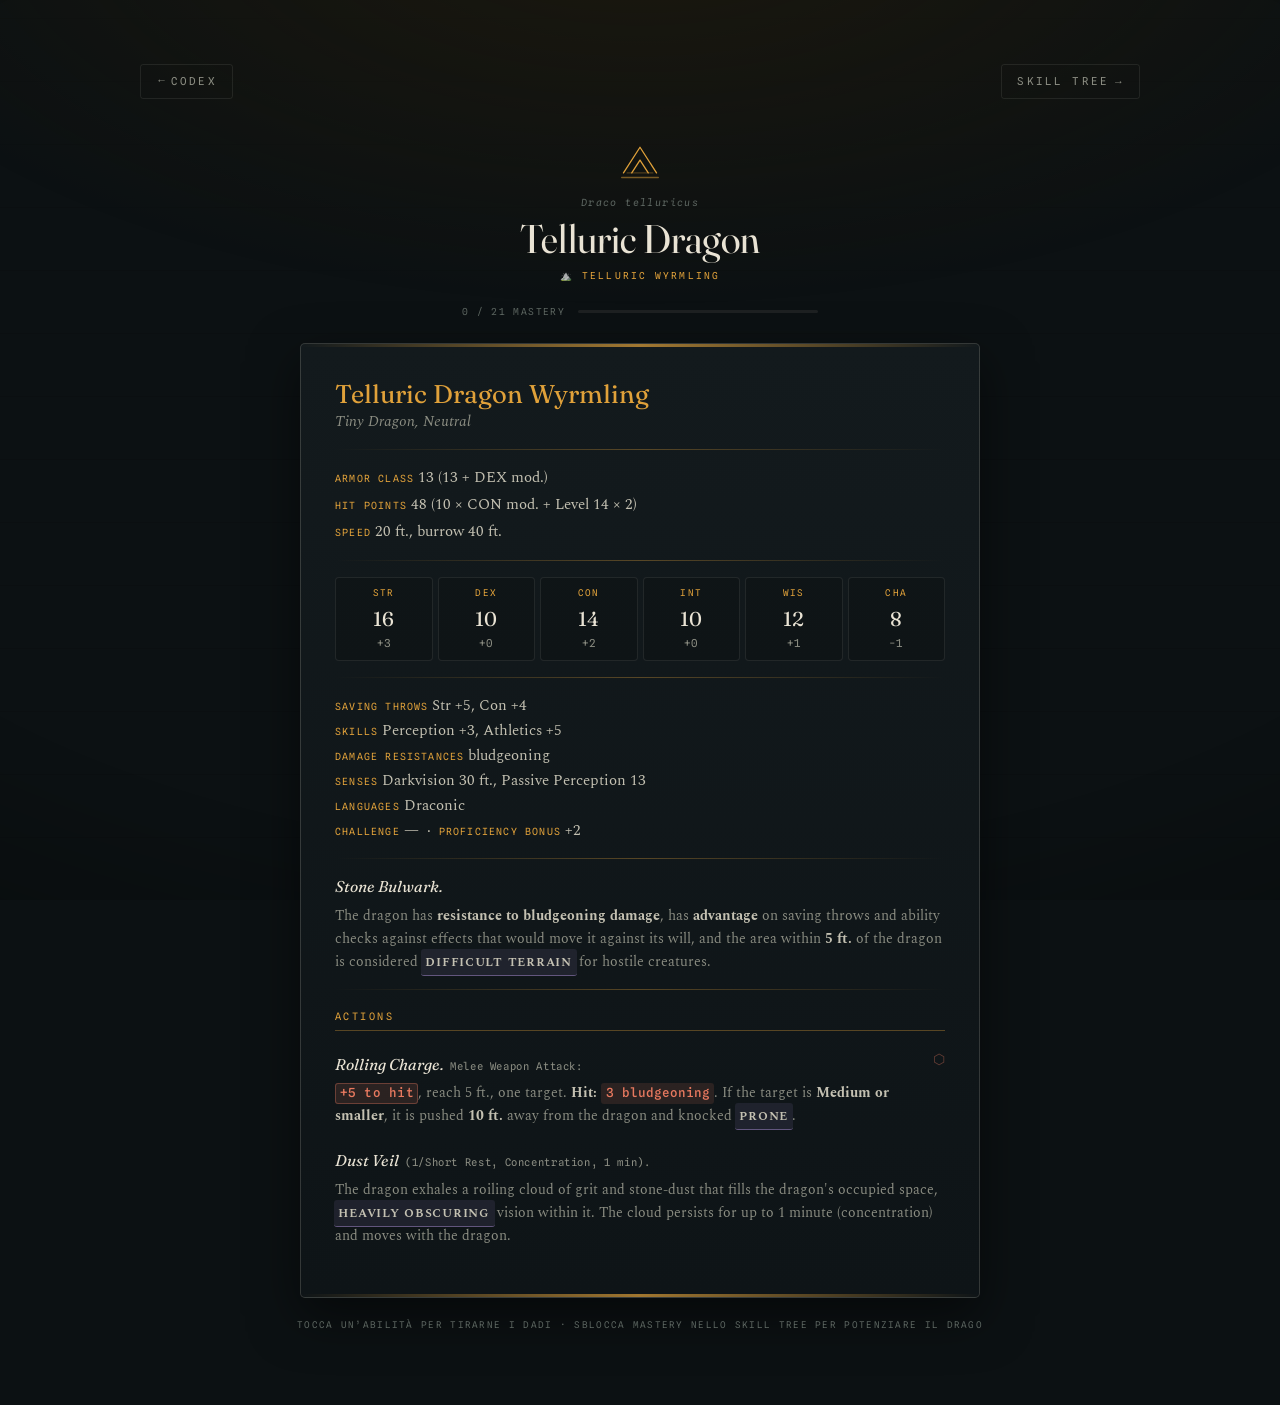
<file: Telluric_Statblock.html>
<!DOCTYPE html>
<html lang="en">
<head>
<meta charset="UTF-8">
<meta name="viewport" content="width=device-width, initial-scale=1.0, viewport-fit=cover">
<title>Telluric Dragon — Stat Block</title>
<link rel="preconnect" href="https://fonts.googleapis.com">
<link rel="preconnect" href="https://fonts.gstatic.com" crossorigin>
<link href="https://fonts.googleapis.com/css2?family=Fraunces:ital,opsz,wght@0,9..144,400;0,9..144,600;1,9..144,400&family=Spectral:ital,wght@0,300;0,400;0,600;1,400&family=Spline+Sans+Mono:wght@400;500&display=swap" rel="stylesheet">
<link rel="stylesheet" href="codex.css">
<script src="codex-sync.js"></script>
<script src="codex.js"></script>
</head>
<body data-dragon="telluric" data-page="statblock">

<main class="shell">

  <nav class="topnav">
    <a href="index.html" class="btn btn--ghost"><span class="arrow" style="transform:rotate(180deg)">→</span> Codex</a>
    <a href="Telluric_Skill_Tree.html" class="btn btn--ghost">Skill Tree <span class="arrow">→</span></a>
  </nav>

  <header class="plate-head reveal r1">
    <span class="sigil" aria-hidden="true">
      <svg viewBox="0 0 48 48" fill="none" stroke="currentColor" stroke-width="1.4" stroke-linejoin="round" stroke-linecap="round">
        <path d="M6 37 L24 9 L42 37"/>
        <path d="M15 37 L24 23 L33 37"/>
        <line x1="4" y1="42" x2="44" y2="42" opacity=".5"/>
        <line x1="10" y1="37" x2="38" y2="37" opacity=".3"/>
      </svg>
    </span>
    <div class="binom">Draco telluricus</div>
    <h1>Telluric Dragon</h1>
    <div class="stage-line" id="stageLine">⛰️ Telluric Wyrmling</div>
  </header>

  <div class="plate-mastery reveal r2">
    <span class="count" id="masteryCount">0 / 21 Mastery</span>
    <div class="spec-track"><div class="spec-track-fill" id="masteryFill"></div></div>
  </div>

  <article class="plate reveal r2">
    <div class="plate-rule"></div>
    <div class="plate-inner" id="sbInner"></div>
    <div class="plate-rule"></div>
  </article>

  <p class="sb-locked-hint reveal r3">Tocca un&rsquo;abilit&agrave; per tirarne i dadi &middot; Sblocca mastery nello Skill Tree per potenziare il drago</p>

</main>

<script>
const SAVE_KEY = 'dragon_telluric';
const TOTAL = 21;
const BASE = { STR: 16, DEX: 10, CON: 14, INT: 10, WIS: 12, CHA: 8 };
// Proficiency bonus by size/stage: Tiny 2, Small 3, Medium 3, Large 4, larger 5
const PROF_BY_STAGE = [2, 3, 3, 4, 5];
// HP tracks the bonded Oathsworn's character level. Final: 14.
const OATHSWORN_LEVEL = 14;

const STAGES = [
  { name: 'Wyrmling', size: 'Tiny',  hpMult: 10, eyebrow: '⛰️ Telluric Wyrmling' },
  { name: 'Whelp',   size: 'Small',  hpMult: 15, eyebrow: '⛰️ Telluric Whelp'    },
  { name: 'Young',   size: 'Medium', hpMult: 20, eyebrow: '⛰️ Telluric Young'    },
  { name: 'Adult',   size: 'Large',  hpMult: 25, eyebrow: '⛰️ Telluric Adult'    },
];
// Speed by stage — Tiny, Small, Medium, Large. Walk climbs by 5 a stage, the
// dragon's own mode by 10, so growing larger is felt on the grid.
const SPEED_BY_STAGE = [
  { walk: 20, burrow: 40 },
  { walk: 25, burrow: 50 },
  { walk: 30, burrow: 60 },
  { walk: 35, burrow: 70 },
];
function speedLine(idx) {
  const s = SPEED_BY_STAGE[idx];
  return s.walk + ' ft., burrow ' + s.burrow + ' ft.';
}

function getStageIdx(n) { if (n >= 20) return 3; if (n >= 10) return 2; if (n >= 5) return 1; return 0; }

const STAT_BONUSES = {
  p1s1: { stat: 'CON', bonus: 1 }, p1s2: { stat: 'CON', bonus: 1 }, p1s3: { stat: 'CON', bonus: 2 },
  p2s1: { stat: 'STR', bonus: 1 }, p2s2: { stat: 'STR', bonus: 1 }, p2s3: { stat: 'STR', bonus: 2 },
  p3s1: { stat: 'DEX', bonus: 1 }, p3s2: { stat: 'DEX', bonus: 1 }, p3s3: { stat: 'DEX', bonus: 2 },
};

function getUnlocked() {
  try { const s = localStorage.getItem(SAVE_KEY); return new Set(s ? JSON.parse(s) : []); }
  catch(e) { return new Set(); }
}
function mod(v) { return Math.floor((v - 10) / 2); }
function modStr(v) { const m = mod(v); return (m >= 0 ? '+' : '') + m; }
function signed(n) { return (n >= 0 ? '+' : '') + n; }
// Damage expression: the modifier is omitted entirely when it is 0, so we never
// print "2d8+0". Kept ASCII-signed so codex.js can parse and roll it.
function dmgStr(dice, m, type) { return dice + (m > 0 ? '+' + m : m < 0 ? '-' + Math.abs(m) : '') + ' ' + type; }

function computeStats(unlocked) {
  const stats = { ...BASE };
  for (const [id, nb] of Object.entries(STAT_BONUSES)) if (unlocked.has(id)) stats[nb.stat] += nb.bonus;
  return stats;
}

function render() {
  const unlocked = getUnlocked();
  const stats = computeStats(unlocked);
  const count = unlocked.size;

  document.getElementById('masteryCount').textContent = count + ' / ' + TOTAL + ' Mastery';
  document.getElementById('masteryFill').style.width = (count / TOTAL * 100) + '%';

  const conMod = mod(stats.CON), dexMod = mod(stats.DEX), strMod = mod(stats.STR), wisMod = mod(stats.WIS);
  const stageIdx = getStageIdx(count);
  const stage = STAGES[stageIdx];
  const PROF = PROF_BY_STAGE[stageIdx];
  const hp = conMod * stage.hpMult + OATHSWORN_LEVEL * 2;
  document.getElementById('stageLine').textContent = stage.eyebrow;

  const breathDC = 8 + PROF + conMod; // Dust Veil path (p1 · CON)
  const tailDC = 8 + PROF + strMod;   // Burrowing/melee path (p2 · STR)

  let ac = 13 + dexMod;
  const acBonuses = [];
  if (unlocked.has('p3n1'))  { ac += 1; acBonuses.push('+1 Crystal Scales'); }
  if (unlocked.has('p3cap')) { ac += 2; acBonuses.push('+2 Adamant Carapace'); }
  const acNote = '13 + DEX mod.' + (acBonuses.length ? ', ' + acBonuses.join(', ') : '');

  let breathRecharge = '1/Short Rest';
  if (unlocked.has('p1n1')) breathRecharge = 'Recharge 6';
  if (unlocked.has('p1n3')) breathRecharge = 'Recharge 5–6';

  const biteHit = signed(strMod + PROF);

  const resistances = ['bludgeoning'];
  if (unlocked.has('p3n1')) { resistances.length = 0; resistances.push('bludgeoning, piercing, and slashing'); }

  let html = `
    <div class="sb-name">Telluric Dragon ${stage.name}</div>
    <div class="sb-type"><em>${stage.size} Dragon, Neutral</em></div>
    <div class="sb-divider"></div>
    <div class="sb-basics">
      <p><span class="sb-label">Armor Class</span> ${ac} (${acNote})</p>
      <p><span class="sb-label">Hit Points</span> ${hp} (${stage.hpMult} × CON mod. + Level ${OATHSWORN_LEVEL} × 2)</p>
      <p><span class="sb-label">Speed</span> ${speedLine(stageIdx)}</p>
    </div>
    <div class="sb-divider"></div>
    <div class="sb-scores">`;

  for (const k of ['STR','DEX','CON','INT','WIS','CHA']) {
    html += `<div class="sb-score-cell"><div class="sb-score-k">${k}</div><div class="sb-score-v">${stats[k]}</div><div class="sb-score-m">${modStr(stats[k])}</div></div>`;
  }
  html += `</div><div class="sb-divider"></div>`;
  html += `<p class="sb-prop"><span class="sb-label">Saving Throws</span> Str ${signed(strMod + PROF)}, Con ${signed(conMod + PROF)}</p>`;
  html += `<p class="sb-prop"><span class="sb-label">Skills</span> Perception ${signed(wisMod + PROF)}, Athletics ${signed(strMod + PROF)}</p>`;
  if (resistances.length) html += `<p class="sb-prop"><span class="sb-label">Damage Resistances</span> ${resistances.join('; ')}</p>`;
  html += `<p class="sb-prop"><span class="sb-label">Senses</span> Darkvision 30 ft., Passive Perception ${10 + wisMod + PROF}</p>`;
  html += `<p class="sb-prop"><span class="sb-label">Languages</span> Draconic</p>`;
  html += `<p class="sb-prop"><span class="sb-label">Challenge</span> — &nbsp;·&nbsp; <span class="sb-label">Proficiency Bonus</span> +${PROF}</p>`;
  html += `<div class="sb-divider"></div>`;

  // Traits
  html += `<div class="sb-ability"><span class="sb-ability-name">Stone Bulwark.</span>
    <p>The dragon has <b>resistance to bludgeoning damage</b>, has <b>advantage</b> on saving throws and ability checks against effects that would move it against its will, and the area within <b>5 ft.</b> of the dragon is considered <b>difficult terrain</b> for hostile creatures.</p></div>`;

  if (stageIdx >= 1) {
    const regen = [0, 5, 10, 20][stageIdx];
    let shText = `At the start of each of its turns, the dragon regains <b>${regen} HP</b> as living stone seals its wounds.`;
    if (stageIdx >= 2) shText += ` The dragon is <b>immune to the petrified and charmed conditions</b>.`;
    if (stageIdx >= 3) shText += ` Once per long rest, when reduced to 0 HP, the dragon instead drops to <b>1 HP</b> — a shell of indestructible stone briefly encases its vital organs, shattering harmlessly at the start of its next turn.`;
    html += `<div class="sb-ability"><span class="sb-ability-name">Stone Heart <span class="tag">(${stage.name}).</span></span><p>${shText}</p></div>`;
  }

  if (unlocked.has('p3n1')) html += `<div class="sb-ability"><span class="sb-ability-name">Crystal Scales.</span>
    <p>Gemstones protrude from the dragon's hide. It gains <b>resistance to bludgeoning, piercing, and slashing damage</b>, and its AC increases by <b>+1</b> (already applied above).</p></div>`;

  if (unlocked.has('p3n2')) html += `<div class="sb-ability"><span class="sb-ability-name">Refractive Hide.</span>
    <p>The dragon has <b>advantage</b> on saving throws against spells and magical effects. The first spell that targets it each round has a <b>25% chance</b> to be reflected back at the caster (roll 1d4; on a 1, the spell is redirected).</p></div>`;

  if (unlocked.has('p2n3')) html += `<div class="sb-ability"><span class="sb-ability-name">Subterranean Ambush.</span>
    <p>When the dragon emerges from a burrow within <b>10 ft. of a creature</b>, that creature must make a <b>DEX save (DC ${tailDC})</b> or take <b>4d6 bludgeoning damage</b> and be knocked <b>prone</b>. The dragon also has <b>advantage</b> on its first attack roll this turn.</p></div>`;

  if (unlocked.has('p3cap')) html += `<div class="sb-ability"><span class="sb-ability-name">Adamant Carapace.</span>
    <p>The dragon's AC increases by an additional <b>+2</b>. The dragon is <b>immune to critical hits</b>. All damage the dragon deals to <b>structures</b> is maximized. The dragon takes <b>5 less damage</b> from all sources.</p></div>`;

  if (unlocked.has('p1cap')) html += `<div class="sb-ability"><span class="sb-ability-name">Petrifying Exhalation.</span>
    <p>While inside the <b>Dust Veil</b>, the dragon and its Oathsworn deal an additional <b>1d4 bludgeoning damage</b> with all of their attacks.</p></div>`;

  html += `<div class="sb-divider"></div><div class="sb-section-title">Actions</div>`;

  // The tail attack is unlocked by p2n2 and renamed by the p2cap upgrade, so
  // Multiattack must name whichever version is actually on the sheet — and offer
  // no tail option at all while p2n1 is the only melee node taken.
  const tailName = unlocked.has('p2cap') ? 'Earthshaker Strike' : 'Bone Mace Tail';
  const hasTail = unlocked.has('p2n2');
  if (unlocked.has('p2n1')) html += `<div class="sb-ability"><span class="sb-ability-name">Multiattack.</span>
    <p>The dragon makes <b>two Rolling Charge attacks</b>${hasTail ? `, or <b>one Rolling Charge and one ${tailName}</b> attack` : ''}.</p></div>`;

  // Rolling Charge deals flat damage equal to the STR mod by design — no die.
  // codex.js renders it as hl-flat: shown in the tally, never rolled.
  html += `<div class="sb-ability"><span class="sb-ability-name">Rolling Charge. <span class="tag">Melee Weapon Attack:</span></span>
    <p>${biteHit} to hit, reach 5 ft., one target. <b>Hit:</b> ${strMod} bludgeoning. If the target is <b>Medium or smaller</b>, it is pushed <b>10 ft.</b> away from the dragon and knocked <b>prone</b>.</p></div>`;

  if (unlocked.has('p2n2') && !unlocked.has('p2cap')) {
    const tailDmg = dmgStr('2d8', strMod, 'bludgeoning');
    html += `<div class="sb-ability"><span class="sb-ability-name">Bone Mace Tail.</span>
      <p>The dragon swings its bone-and-stone tail at one creature within <b>10 ft.</b> The target takes <b>${tailDmg}</b> and must succeed on a <b>STR save (DC ${tailDC})</b> or be <b>dazed</b> until the end of its next turn (can move or take an action, not both; no reactions).</p></div>`;
  }

  if (unlocked.has('p2cap')) {
    const tailDmg = dmgStr('4d8', strMod, 'bludgeoning');
    html += `<div class="sb-ability"><span class="sb-ability-name">Earthshaker Strike.</span>
      <p>The dragon's Bone Mace Tail crashes down, striking all creatures in a <b>10 ft. half circle behind it</b>. Each creature takes <b>${tailDmg}</b> and must succeed on a <b>STR save (DC ${tailDC})</b> or be <b>dazed</b> until the end of its next turn and knocked <b>prone</b>.</p></div>`;
  }

  let dustVeilArea = 'the dragon\'s occupied space';
  if (unlocked.has('p1n2')) dustVeilArea = 'a <b>15 ft. radius</b> around the dragon';
  let dustVeilExtras = '';
  if (unlocked.has('p1n1')) dustVeilExtras += ` <b>Choking Grit.</b> While inside the veil, the dragon and its Oathsworn gain <b>Tremorsense</b>.`;
  if (unlocked.has('p1n2')) dustVeilExtras += ` <b>Expanding Murk.</b> While inside the veil, the dragon and its Oathsworn gain <b>+1 AC</b>.`;
  if (unlocked.has('p1n3')) dustVeilExtras += ` <b>Abrasive Torrent.</b> A creature that moves through the veil takes <b>1d4 slashing damage</b> per 5 ft. of movement inside it.`;

  html += `<div class="sb-ability"><span class="sb-ability-name">Dust Veil <span class="tag">(${breathRecharge}, Concentration, 1 min).</span></span>
    <p>The dragon exhales a roiling cloud of grit and stone-dust that fills ${dustVeilArea}, <b>heavily obscuring</b> vision within it. The cloud persists for up to 1 minute (concentration) and moves with the dragon.${dustVeilExtras}</p></div>`;

  if (unlocked.has('p3n3')) {
    html += `<div class="sb-section-title">Reactions</div>`;
    html += `<div class="sb-ability"><span class="sb-ability-name">Plate Shed.</span>
      <p>When the dragon takes damage, it can shed its outer layer of stone plating, hurling the shards at the attacker. The attacker takes <b>${ac} bludgeoning damage</b>. The dragon's AC is then <b>reduced to 13</b> for 1 minute as the plates begin to regrow.</p></div>`;
  }

  document.getElementById('sbInner').innerHTML = html;
  if (window.Codex) Codex.enhance();
}

// ── GITHUB AUTO-LOAD ─────────────────────────────────────────────────────────
/* The shared layer owns the round-trip, so this page inherits the no-store read
   that keeps a cached response from passing for a fresh one. */
const DRAGON = document.body.dataset.dragon;

render();
Sync.initReadOnly({ dragons: [DRAGON], onLoaded: render });

window.addEventListener('pageshow', e => { if (e.persisted) render(); });
document.addEventListener('visibilitychange', () => {
  if (document.visibilityState !== 'visible') return;
  render();
  if (Sync.configured()) Sync.fetchAll([DRAGON]).then(render);
});
</script>
</body>
</html>
</file>
<file: codex.css>
/* ============================================================================
   THE WYRMLING CODEX — shared design system
   "Sounding the Deep": a naturalist's field manual for primal wyrms.
   Leveling = descending under pressure. Signature = the depth gauge.
   ============================================================================ */

/* ── Tokens ───────────────────────────────────────────────────────────────── */
:root {
  /* wet-stone neutrals (cool), warm bone ink */
  --ink:            #0c1113;
  --ink-2:          #0e1417;
  --panel:          #131a1d;
  --panel-2:        #182124;
  --raised:         #1d282b;
  --line:           rgba(233, 228, 214, 0.09);
  --line-strong:    rgba(233, 228, 214, 0.17);

  --paper:          #e9e3d4;   /* primary text — bone */
  --paper-soft:     #c4c1b2;
  --paper-dim:      #8b8d82;
  --muted:          #5b645f;
  --faint:          #3d4642;

  /* accent — overridden per dragon below */
  --accent:         #43c4cf;
  --accent-2:       #7fe0e6;
  --accent-deep:    #0f2b30;
  --accent-tint:    rgba(67, 196, 207, 0.12);
  --accent-line:    rgba(67, 196, 207, 0.32);
  --accent-glow:    rgba(67, 196, 207, 0.28);

  --gold:           #d9b26a;   /* capstone seal, shared */

  /* Play-layer semantics — deliberately NOT tied to the dragon accent, so a
     DC reads as a DC on every specimen. */
  --hl-dc:          #d9b26a;   /* difficulty classes — gold */
  --hl-dc-tint:     rgba(217, 178, 106, 0.13);
  --hl-dc-line:     rgba(217, 178, 106, 0.38);
  --hl-dmg:         #e8795f;   /* dice & damage — ember */
  --hl-dmg-tint:    rgba(232, 121, 95, 0.13);
  --hl-dmg-line:    rgba(232, 121, 95, 0.34);
  --hl-cond:        #b394e0;   /* conditions — violet */
  --hl-cond-line:   rgba(179, 148, 224, 0.45);

  --font-display: 'Fraunces', Georgia, 'Times New Roman', serif;
  --font-body:    'Spectral', Georgia, serif;
  --font-mono:    'Spline Sans Mono', ui-monospace, 'SFMono-Regular', Menlo, monospace;

  --maxw: 1080px;
  --ease: cubic-bezier(0.22, 0.61, 0.36, 1);
}

body[data-dragon="abyssal"] {
  --accent: #43c4cf; --accent-2: #86e4ea; --accent-deep: #0e2a2f;
  --accent-tint: rgba(67,196,207,0.12); --accent-line: rgba(67,196,207,0.34); --accent-glow: rgba(67,196,207,0.30);
}
body[data-dragon="telluric"] {
  --accent: #e0a13a; --accent-2: #f2c877; --accent-deep: #2c2009;
  --accent-tint: rgba(224,161,58,0.12); --accent-line: rgba(224,161,58,0.34); --accent-glow: rgba(224,161,58,0.28);
}
body[data-dragon="erosion"] {
  --accent: #cf8a6b; --accent-2: #e6b195; --accent-deep: #2e1c14;
  --accent-tint: rgba(207,138,107,0.13); --accent-line: rgba(207,138,107,0.34); --accent-glow: rgba(207,138,107,0.28);
}

/* ── Reset & base ─────────────────────────────────────────────────────────── */
* { box-sizing: border-box; margin: 0; padding: 0; }

/* An author `display` beats the user agent's `[hidden] { display: none }`, so a
   panel like .cond-wrap or .pair — both `display: flex` — stays laid out while
   marked hidden. A full-viewport one then swallows every tap on the page.
   This makes the attribute mean what it says, everywhere. */
[hidden] { display: none !important; }

html { -webkit-text-size-adjust: 100%; }

body {
  background: var(--ink);
  color: var(--paper-soft);
  font-family: var(--font-body);
  font-size: 17px;
  line-height: 1.6;
  min-height: 100vh;
  position: relative;
  /* `clip` contains the bleed without making <body> a scroll container, which
     would stop the sticky mobile topnav from sticking. `hidden` is the fallback. */
  overflow-x: hidden;
  overflow-x: clip;
  -webkit-font-smoothing: antialiased;
  text-rendering: optimizeLegibility;
}

/* strata backdrop — quiet horizontal sediment lines + a single pressure well */
body::before {
  content: '';
  position: fixed; inset: 0; z-index: 0; pointer-events: none;
  background:
    radial-gradient(120% 80% at 50% -10%, var(--accent-deep) 0%, transparent 55%),
    repeating-linear-gradient(0deg, transparent 0 62px, rgba(0,0,0,0.16) 62px 63px);
  opacity: 0.5;
}
/* faint film grain / vignette */
body::after {
  content: '';
  position: fixed; inset: 0; z-index: 0; pointer-events: none;
  background: radial-gradient(130% 100% at 50% 40%, transparent 55%, rgba(0,0,0,0.5) 100%);
}

.shell { position: relative; z-index: 1; max-width: var(--maxw); margin: 0 auto; padding: clamp(28px, 5vw, 64px) clamp(18px, 4vw, 40px) 72px; }

::selection { background: var(--accent-tint); color: var(--paper); }

/* ── Typographic primitives ───────────────────────────────────────────────── */
.eyebrow {
  font-family: var(--font-mono);
  font-size: 0.66rem;
  letter-spacing: 0.42em;
  text-transform: uppercase;
  color: var(--muted);
}
.mono { font-family: var(--font-mono); }
.serif-i { font-style: italic; }

h1, h2, h3 { font-family: var(--font-display); font-weight: 400; color: var(--paper); line-height: 1.05; }

/* hairline rule with optional centered token */
.rule { position: relative; height: 1px; background: var(--line-strong); }
.rule--load { transform: scaleX(0); transform-origin: center; }
.rule-token {
  position: absolute; top: 50%; left: 50%; transform: translate(-50%, -50%);
  background: var(--ink); padding: 0 14px;
  font-family: var(--font-mono); font-size: 0.6rem; letter-spacing: 0.34em;
  text-transform: uppercase; color: var(--muted); white-space: nowrap;
}

/* ── The depth gauge (signature) ──────────────────────────────────────────── */
/* vertical measured rail; fill descends with progress. --p = 0..1 */
.gauge {
  --p: 0;
  position: relative;
  width: 3px;
  border-radius: 2px;
  background:
    repeating-linear-gradient(180deg, var(--line-strong) 0 1px, transparent 1px 100%) /* ticks handled by ::before */;
  background: rgba(233,228,214,0.07);
  overflow: visible;
}
.gauge::before { /* tick marks */
  content: '';
  position: absolute; left: 50%; top: 0; bottom: 0; width: 11px; transform: translateX(-50%);
  background: repeating-linear-gradient(180deg, var(--line-strong) 0 1px, transparent 1px 9.09%);
  opacity: 0.85;
}
.gauge-fill {
  position: absolute; left: 0; right: 0; top: 0;
  height: calc(var(--p) * 100%);
  background: linear-gradient(180deg, var(--accent-2), var(--accent));
  border-radius: 2px;
  box-shadow: 0 0 10px var(--accent-glow);
  transition: height 1.1s var(--ease);
}
.gauge-bob { /* the plumb bob at the fill tip */
  position: absolute; left: 50%; top: calc(var(--p) * 100%);
  width: 9px; height: 9px; transform: translate(-50%, -50%) rotate(45deg);
  background: var(--accent-2);
  box-shadow: 0 0 12px var(--accent-glow);
  transition: top 1.1s var(--ease);
}
.gauge[data-p="0"] .gauge-bob { opacity: 0.5; }

/* ── Buttons & controls ───────────────────────────────────────────────────── */
.btn {
  display: inline-flex; align-items: center; gap: 0.55em;
  font-family: var(--font-mono); font-size: 0.68rem; letter-spacing: 0.2em;
  text-transform: uppercase; color: var(--paper-dim);
  background: transparent; border: 1px solid var(--line-strong);
  padding: 0.7em 1.4em; border-radius: 3px; cursor: pointer;
  text-decoration: none; transition: color 0.3s, border-color 0.3s, background 0.3s;
  -webkit-tap-highlight-color: transparent; touch-action: manipulation;
}
.btn:hover, .btn:focus-visible { color: var(--accent); border-color: var(--accent-line); background: var(--accent-tint); }
.btn--accent { color: var(--accent); border-color: var(--accent-line); }
.btn--ghost { border-color: var(--line); }

.arrow { transition: transform 0.3s var(--ease); }
.btn:hover .arrow { transform: translateX(3px); }

:focus-visible { outline: 2px solid var(--accent); outline-offset: 3px; }

/* ── Top nav (sub-pages) ──────────────────────────────────────────────────── */
.topnav { display: flex; justify-content: space-between; align-items: center; gap: 12px; margin-bottom: clamp(24px, 4vw, 40px); }

/* ============================================================================
   CODEX (landing)
   ============================================================================ */
.masthead { text-align: center; margin-bottom: clamp(34px, 6vw, 58px); }
.masthead .eyebrow { margin-bottom: 20px; }
.masthead h1 {
  font-size: clamp(2.6rem, 8vw, 5rem);
  letter-spacing: -0.015em;
  font-optical-sizing: auto;
  font-variation-settings: 'SOFT' 0, 'WONK' 1, 'opsz' 144;
}
.masthead h1 em { font-style: italic; color: var(--paper); }
.masthead .lede {
  margin: 18px auto 26px; max-width: 46ch;
  font-size: 1.05rem; color: var(--paper-dim); font-style: italic;
}

.specimens {
  display: grid; grid-template-columns: repeat(3, 1fr);
  gap: clamp(16px, 2.4vw, 26px);
  margin-top: clamp(30px, 5vw, 48px);
}

.specimen {
  position: relative; display: grid; grid-template-columns: 22px 1fr; gap: 20px;
  padding: 28px 26px 24px;
  background: linear-gradient(180deg, var(--panel), var(--ink-2));
  border: 1px solid var(--line);
  border-radius: 5px;
  text-decoration: none; color: inherit;
  overflow: hidden;
  transition: transform 0.5s var(--ease), border-color 0.5s var(--ease), box-shadow 0.5s var(--ease);
}
.specimen::after { /* top accent hairline that ignites on hover */
  content: ''; position: absolute; top: 0; left: 0; right: 0; height: 1px;
  background: linear-gradient(90deg, transparent, var(--accent), transparent);
  opacity: 0; transition: opacity 0.5s;
}
.specimen:hover, .specimen:focus-visible {
  transform: translateY(-6px);
  border-color: var(--accent-line);
  box-shadow: 0 22px 50px rgba(0,0,0,0.5), 0 0 0 1px var(--accent-tint);
}
.specimen:hover::after, .specimen:focus-visible::after { opacity: 1; }

.specimen .gauge { align-self: stretch; justify-self: center; }

.spec-body { min-width: 0; }
.spec-sigil { width: 46px; height: 46px; margin-bottom: 18px; color: var(--accent); display: block; }
.spec-sigil svg { width: 100%; height: 100%; display: block; }
.spec-binom { font-family: var(--font-mono); font-size: 0.62rem; letter-spacing: 0.16em; color: var(--muted); font-style: italic; margin-bottom: 6px; }
.spec-name { font-family: var(--font-display); font-size: 1.7rem; color: var(--paper); line-height: 1.02; margin-bottom: 8px; }
.spec-class { font-family: var(--font-mono); font-size: 0.6rem; letter-spacing: 0.28em; text-transform: uppercase; color: var(--accent); margin-bottom: 16px; }
.spec-lore { font-size: 0.92rem; line-height: 1.62; color: var(--paper-dim); font-style: italic; margin-bottom: 22px; }

.spec-meter { margin-bottom: 20px; }
.spec-meter-top { display: flex; justify-content: space-between; align-items: baseline; margin-bottom: 7px; }
.spec-meter-label { font-family: var(--font-mono); font-size: 0.58rem; letter-spacing: 0.22em; text-transform: uppercase; color: var(--muted); }
.spec-meter-val { font-family: var(--font-mono); font-size: 0.72rem; letter-spacing: 0.06em; color: var(--accent); }
.spec-track { height: 2px; background: rgba(233,228,214,0.08); border-radius: 2px; overflow: hidden; }
.spec-track-fill { height: 100%; width: 0; background: linear-gradient(90deg, var(--accent), var(--accent-2)); box-shadow: 0 0 8px var(--accent-glow); border-radius: 2px; transition: width 1.1s var(--ease); }

.spec-open { font-family: var(--font-mono); font-size: 0.64rem; letter-spacing: 0.2em; text-transform: uppercase; color: var(--paper-dim); display: inline-flex; align-items: center; gap: 0.5em; transition: color 0.3s; }
.specimen:hover .spec-open, .specimen:focus-visible .spec-open { color: var(--accent); }

.colophon { margin: clamp(40px, 7vw, 70px) auto 0; max-width: 60ch; text-align: center; }
.colophon p { font-size: 0.9rem; color: var(--paper-dim); font-style: italic; line-height: 1.7; }
.colophon em { color: var(--accent); font-style: normal; font-family: var(--font-mono); font-size: 0.82em; letter-spacing: 0.04em; }

/* ============================================================================
   Load choreography — the "sounding"
   ============================================================================ */
@keyframes riseIn { from { opacity: 0; transform: translateY(22px); } to { opacity: 1; transform: none; } }
@keyframes ruleWipe { to { transform: scaleX(1); } }

.reveal { opacity: 0; animation: riseIn 0.9s var(--ease) forwards; }
.reveal[style], .r1 { animation-delay: 0.05s; }
.r2 { animation-delay: 0.16s; }
.r3 { animation-delay: 0.27s; }
.r4 { animation-delay: 0.38s; }
.r5 { animation-delay: 0.49s; }
.rule--load { animation: ruleWipe 1s var(--ease) 0.2s forwards; }

@media (prefers-reduced-motion: reduce) {
  .reveal { opacity: 1; animation: none; }
  .rule--load { transform: scaleX(1); animation: none; }
  .gauge-fill, .gauge-bob, .spec-track-fill { transition: none; }
  * { scroll-behavior: auto; }
}

/* ── Responsive ───────────────────────────────────────────────────────────── */
@media (max-width: 860px) {
  .specimens { grid-template-columns: 1fr; max-width: 520px; margin-left: auto; margin-right: auto; }
}
@media (hover: none) {
  .specimen:hover { transform: none; }
  .specimen:active { transform: scale(0.99); }
}

/* ============================================================================
   SKILL TREE — the descent
   ============================================================================ */
.page-title { text-align: center; margin-bottom: clamp(22px, 4vw, 34px); }
.page-title .eyebrow { margin-bottom: 14px; }
.page-title h1 {
  font-size: clamp(1.9rem, 5vw, 3.1rem); letter-spacing: -0.01em;
  font-variation-settings: 'SOFT' 0, 'WONK' 1, 'opsz' 144;
}
.page-title .sub { margin-top: 10px; font-size: 0.98rem; color: var(--paper-dim); font-style: italic; }

/* Instrument panel — ability readout */
.instrument {
  border: 1px solid var(--line); border-radius: 5px;
  background: linear-gradient(180deg, var(--panel), var(--ink-2));
  overflow: hidden; margin-bottom: 22px;
}
.abilities { display: grid; grid-template-columns: repeat(6, 1fr); }
.ability { text-align: center; padding: 15px 4px 13px; border-right: 1px solid var(--line); }
.ability:last-child { border-right: none; }
.ability .k { font-family: var(--font-mono); font-size: 0.58rem; letter-spacing: 0.22em; color: var(--muted); }
.ability .v { font-family: var(--font-display); font-size: 1.6rem; color: var(--paper); line-height: 1.1; margin-top: 3px; transition: color 0.4s; }
.ability .m { font-family: var(--font-mono); font-size: 0.66rem; color: var(--paper-dim); }
.ability.bumped .v { color: var(--accent); }
.instrument-foot {
  display: flex; flex-wrap: wrap; gap: 10px 26px; justify-content: center; align-items: baseline;
  padding: 12px 20px; border-top: 1px solid var(--line); background: rgba(0,0,0,0.18);
}
.readout-item { font-family: var(--font-mono); font-size: 0.62rem; letter-spacing: 0.14em; text-transform: uppercase; color: var(--muted); }
.readout-item b { color: var(--accent); font-weight: 500; letter-spacing: 0.08em; }

/* Mastery line */
.mastery-line { max-width: 460px; margin: 0 auto 26px; }
.mastery-line .spec-track { height: 3px; }

/* Field note — evolution passive */
.fieldnote {
  border: 1px solid var(--line); border-left: 2px solid var(--accent-line);
  border-radius: 4px; background: var(--panel); padding: 16px 20px; margin-bottom: 30px;
}
.fieldnote .fn-head { font-family: var(--font-mono); font-size: 0.58rem; letter-spacing: 0.24em; text-transform: uppercase; color: var(--muted); margin-bottom: 8px; }
.fieldnote .fn-name { font-family: var(--font-display); font-size: 1.1rem; font-style: italic; color: var(--accent); margin-bottom: 6px; }
.fieldnote .fn-rule { font-size: 0.9rem; line-height: 1.6; color: var(--paper-dim); }
.fieldnote .fn-rule b { color: var(--paper-soft); }
.fieldnote .fn-locked { font-family: var(--font-mono); font-size: 0.72rem; letter-spacing: 0.08em; color: var(--muted); font-style: normal; }

/* Legend */
.legend { display: flex; gap: 18px; justify-content: center; flex-wrap: wrap; margin-bottom: 26px; }
.legend-item { display: flex; align-items: center; gap: 7px; font-family: var(--font-mono); font-size: 0.58rem; letter-spacing: 0.14em; text-transform: uppercase; color: var(--muted); }
.legend-seal { width: 10px; height: 10px; transform: rotate(45deg); flex-shrink: 0; }
.ls-avail { border: 1.5px solid var(--accent-line); }
.ls-unlocked { background: var(--accent); box-shadow: 0 0 8px var(--accent-glow); }
.ls-unique { background: var(--accent-2); }
.ls-capstone { background: var(--gold); box-shadow: 0 0 8px rgba(217,178,106,0.5); }

/* Shafts (three descents) */
.shafts { display: grid; grid-template-columns: repeat(3, 1fr); gap: clamp(12px, 1.8vw, 22px); align-items: start; }
.shaft-head {
  text-align: center; padding: 12px 10px;
  border: 1px solid var(--line); border-bottom: none; border-radius: 5px 5px 0 0;
  background: var(--accent-tint);
}
.shaft-name { font-family: var(--font-display); font-size: 1.02rem; color: var(--paper); line-height: 1.1; }
.shaft-sub { font-family: var(--font-mono); font-size: 0.54rem; letter-spacing: 0.2em; text-transform: uppercase; color: var(--accent); margin-top: 5px; }
.shaft-body { border: 1px solid var(--line); border-top: none; border-radius: 0 0 5px 5px; padding: 18px 12px 14px; }

/* A tier = rail + card */
.tier { display: grid; grid-template-columns: 24px 1fr; gap: 13px; padding-bottom: 15px; }
.tier:last-child { padding-bottom: 2px; }
.rail { position: relative; }
.rail::before {
  content: ''; position: absolute; left: 50%; top: 2px; bottom: -15px; width: 2px; transform: translateX(-50%);
  background: var(--line-strong); transition: background 0.5s;
}
.tier:first-child .rail::before { top: 11px; }
.tier:last-child .rail::before { display: none; }
.tier.unlocked .rail::before { background: linear-gradient(180deg, var(--accent), var(--accent-line)); box-shadow: 0 0 7px var(--accent-glow); }
.seal {
  position: absolute; left: 50%; top: 11px; transform: translate(-50%, -50%) rotate(45deg);
  width: 11px; height: 11px; background: var(--ink-2); border: 1.5px solid var(--line-strong);
  z-index: 1; transition: all 0.4s var(--ease);
}
.tier.available .seal { border-color: var(--accent-line); }
.tier.unlocked .seal { background: var(--accent); border-color: var(--accent); box-shadow: 0 0 11px var(--accent-glow); }
.tier.unique.unlocked .seal { background: var(--accent-2); border-color: var(--accent-2); }
.tier.capstone .seal { border-color: rgba(217,178,106,0.4); }
.tier.capstone.unlocked .seal { background: var(--gold); border-color: var(--gold); box-shadow: 0 0 12px rgba(217,178,106,0.55); }
.tier.stat .seal { width: 7px; height: 7px; }

/* Tier card */
.tier-card {
  border: 1px solid var(--line); border-radius: 6px; background: var(--panel);
  padding: 12px 13px; transition: transform 0.35s var(--ease), border-color 0.35s, background 0.35s, box-shadow 0.35s;
  cursor: not-allowed;
}
.tier.locked .tier-card { opacity: 0.45; }
.tier.available .tier-card { border-color: var(--accent-line); cursor: pointer; }
.tier.available .tier-card:hover { transform: translateY(-2px); box-shadow: 0 8px 22px rgba(0,0,0,0.4); }
.tier.unlocked .tier-card { border-color: var(--accent-line); background: linear-gradient(180deg, var(--accent-tint), var(--panel)); cursor: pointer; }
.tier.capstone.unlocked .tier-card { border-color: rgba(217,178,106,0.45); background: linear-gradient(180deg, rgba(217,178,106,0.1), var(--panel)); }

.tier-eyebrow { font-family: var(--font-mono); font-size: 0.53rem; letter-spacing: 0.2em; text-transform: uppercase; color: var(--muted); margin-bottom: 5px; }
.tier.available .tier-eyebrow, .tier.unlocked .tier-eyebrow { color: var(--accent); }
.tier.capstone.unlocked .tier-eyebrow { color: var(--gold); }
.tier-name { font-family: var(--font-display); font-size: 1.02rem; color: var(--paper-dim); line-height: 1.15; }
.tier.available .tier-name, .tier.unlocked .tier-name { color: var(--paper); }
.tier-desc { font-size: 0.85rem; font-style: italic; line-height: 1.45; color: var(--muted); margin-top: 3px; }
.tier.available .tier-desc, .tier.unlocked .tier-desc { color: var(--paper-dim); }
.tier-rule { font-size: 0.8rem; line-height: 1.45; margin-top: 7px; color: transparent; transition: color 0.35s; }
.tier.available .tier-rule { color: var(--paper-dim); }
.tier.unlocked .tier-rule { color: var(--paper-soft); }
.tier-rule b { color: inherit; font-weight: 600; }
.tier.available .tier-rule b, .tier.unlocked .tier-rule b { color: var(--paper); }

/* Stat tier — compact */
.tier.stat .tier-card { display: flex; align-items: center; justify-content: center; padding: 7px 10px; }
.tier.stat .tier-stat { font-family: var(--font-mono); font-size: 0.7rem; letter-spacing: 0.12em; color: var(--muted); }
.tier.stat.available .tier-stat, .tier.stat.unlocked .tier-stat { color: var(--accent); }

/* Tooltip */
.tooltip {
  position: fixed; z-index: 100; width: 250px; pointer-events: none; opacity: 0;
  background: var(--ink-2); border: 1px solid var(--accent-line); border-radius: 8px;
  padding: 13px 16px; box-shadow: 0 14px 34px rgba(0,0,0,0.6); transition: opacity 0.2s;
}
.tooltip.visible { opacity: 1; }
.tooltip h4 { font-family: var(--font-mono); font-size: 0.6rem; letter-spacing: 0.18em; text-transform: uppercase; color: var(--accent); margin-bottom: 7px; }
.tooltip p { font-size: 0.84rem; line-height: 1.5; color: var(--paper-dim); }
.tooltip p b { color: var(--paper); }

/* Footer controls */
.controls { margin-top: 42px; text-align: center; }
.control-row { display: flex; gap: 10px; justify-content: center; flex-wrap: wrap; margin-top: 16px; }
.save-indicator { font-family: var(--font-mono); font-size: 0.6rem; letter-spacing: 0.18em; text-transform: uppercase; color: var(--accent); opacity: 0; transition: opacity 0.4s; margin-top: 16px; height: 14px; }
.save-indicator.show { opacity: 1; }

.gh-panel { max-width: 440px; margin: 30px auto 0; text-align: center; }
.gh-panel > summary {
  font-family: var(--font-mono); font-size: 0.58rem; letter-spacing: 0.2em; text-transform: uppercase;
  color: var(--muted); cursor: pointer; list-style: none; padding: 8px 0; transition: color 0.3s;
}
.gh-panel > summary::-webkit-details-marker { display: none; }
.gh-panel[open] > summary, .gh-panel > summary:hover { color: var(--accent); }
.gh-fields { display: flex; flex-direction: column; gap: 9px; margin-top: 14px; text-align: left; }
.gh-fields input {
  background: var(--ink-2); border: 1px solid var(--line-strong); border-radius: 5px;
  color: var(--paper-soft); font-family: var(--font-body); font-size: 0.92rem; padding: 9px 12px;
  outline: none; width: 100%; transition: border-color 0.3s;
}
.gh-fields input:focus { border-color: var(--accent-line); }
.gh-fields input::placeholder { color: var(--faint); }
.gh-hint { font-family: var(--font-body); font-size: 0.82rem; color: var(--muted); font-style: italic; line-height: 1.5; margin-bottom: 4px; }
.gh-status { font-family: var(--font-mono); font-size: 0.58rem; letter-spacing: 0.12em; text-align: center; margin-top: 12px; min-height: 16px; }
.gh-ok { color: var(--accent); } .gh-sync { color: var(--paper-dim); } .gh-err { color: #e0715a; }

/* ── Save bar ─────────────────────────────────────────────────────────────── */
.save-bar { display: flex; flex-direction: column; align-items: center; gap: 8px; margin: 4px auto 10px; }
.btn--save { color: var(--accent); border-color: var(--accent-line); background: var(--accent-tint); font-size: 0.74rem; padding: 0.85em 2.1em; }
.btn--save:hover, .btn--save:focus-visible { background: var(--accent-glow); color: var(--paper); }
.btn--save[disabled] { opacity: 0.5; pointer-events: none; }
@keyframes savePulse { 0%, 100% { box-shadow: 0 0 8px var(--accent-glow); } 50% { box-shadow: 0 0 20px var(--accent-glow); } }
.save-bar .gh-status { margin-top: 0; }

/* The unsaved-work bar. Anchored to the bottom because the tree is long and a
   control at the foot of the page would never be seen mid-descent. */
.savebar {
  position: fixed; left: 0; right: 0; bottom: 0; z-index: 60;
  background: linear-gradient(180deg, rgba(19, 26, 29, 0.94), var(--panel));
  border-top: 1px solid var(--accent-line);
  box-shadow: 0 -12px 30px rgba(0, 0, 0, 0.45);
  backdrop-filter: blur(7px); -webkit-backdrop-filter: blur(7px);
  padding: 12px 20px calc(12px + env(safe-area-inset-bottom));
  transform: translateY(calc(100% + 30px));
  transition: transform 0.42s var(--ease);
  pointer-events: none;
}
.savebar.is-open { transform: none; pointer-events: auto; }
.savebar-inner {
  max-width: var(--maxw); margin: 0 auto;
  display: flex; align-items: center; justify-content: space-between; gap: 16px; flex-wrap: wrap;
}
.savebar-count {
  font-family: var(--font-mono); font-size: 0.62rem; letter-spacing: 0.16em;
  text-transform: uppercase; color: var(--accent);
}
.savebar-count.is-sync { color: var(--paper-dim); }
.savebar-count.is-err  { color: #e0715a; letter-spacing: 0.08em; }
.savebar-actions { display: flex; align-items: center; gap: 10px; }
.savebar .btn--save { animation: savePulse 2.6s var(--ease) infinite; }
.savebar-undo { font-size: 0.66rem; }
.savebar-undo[disabled] { opacity: 0.4; pointer-events: none; }
/* Keep the last stratum reachable while the bar covers the foot of the page. */
body.has-savebar { padding-bottom: 84px; }

/* ── Device pairing ───────────────────────────────────────────────────────── */
.pair { margin-top: 16px; display: flex; flex-direction: column; align-items: center; gap: 12px; }
.pair-qr { line-height: 0; }
.pair-qr img, .pair-qr canvas {
  border: 6px solid var(--paper); border-radius: 6px; box-shadow: 0 6px 18px rgba(0, 0, 0, 0.5);
}
.pair-link { display: flex; gap: 8px; width: 100%; }
.pair-link input {
  flex: 1; min-width: 0;
  background: var(--ink-2); border: 1px solid var(--line-strong); border-radius: 5px;
  color: var(--paper-dim); font-family: var(--font-mono); font-size: 0.62rem;
  padding: 9px 10px; outline: none;
}
.pair-warn { color: #e0b45a; font-style: normal; }

/* One hand, one thumb: the action goes full width and the count sits above it. */
@media (max-width: 620px) {
  .savebar { padding: 10px 14px calc(10px + env(safe-area-inset-bottom)); }
  .savebar-inner { flex-direction: column; align-items: stretch; gap: 9px; }
  .savebar-count { text-align: center; font-size: 0.58rem; }
  .savebar-actions { justify-content: center; }
  .savebar-actions .btn--save { flex: 1; }
  body.has-savebar { padding-bottom: 128px; }
  .pair-qr img, .pair-qr canvas { width: 168px; height: 168px; }
}

@media (prefers-reduced-motion: reduce) {
  .savebar { transition: none; }
  .savebar .btn--save { animation: none; }
}

@media (max-width: 760px) {
  .shafts { grid-template-columns: 1fr; max-width: 480px; margin: 0 auto; }
  .abilities { grid-template-columns: repeat(3, 1fr); }
  .ability:nth-child(3) { border-right: none; }
  .ability:nth-child(n+4) { border-top: 1px solid var(--line); }
}
@media (hover: none) {
  .tier.available .tier-card:hover { transform: none; }
  .tier.available .tier-card:active { transform: scale(0.98); }
}

/* ============================================================================
   STATBLOCK — specimen plate
   ============================================================================ */
.plate {
  max-width: 680px; margin: 0 auto;
  border: 1px solid var(--line-strong); border-radius: 5px;
  background: linear-gradient(180deg, var(--panel), var(--ink-2));
  box-shadow: 0 18px 50px rgba(0,0,0,0.5);
  overflow: hidden;
}
.plate-rule { height: 3px; background: linear-gradient(90deg, transparent, var(--accent), transparent); opacity: 0.7; }
.plate-inner { padding: clamp(22px, 4vw, 34px); }
.sb-name { font-family: var(--font-display); font-size: 1.6rem; color: var(--accent); line-height: 1.05; }
.sb-type { font-family: var(--font-body); font-size: 0.95rem; font-style: italic; color: var(--paper-dim); margin-top: 2px; }
.sb-divider { height: 1px; background: linear-gradient(90deg, transparent, var(--accent-line), transparent); margin: 15px 0; }
.sb-divider-thin { height: 1px; background: var(--line); margin: 11px 0; }
.sb-basics p { font-size: 0.95rem; line-height: 1.75; color: var(--paper-soft); }
.sb-label { font-family: var(--font-mono); font-size: 0.62rem; letter-spacing: 0.12em; text-transform: uppercase; color: var(--accent); }
.sb-scores { display: grid; grid-template-columns: repeat(6, 1fr); text-align: center; gap: 5px; margin: 16px 0; }
.sb-score-cell { padding: 8px 2px; border: 1px solid var(--line); border-radius: 4px; background: rgba(0,0,0,0.15); }
.sb-score-k { font-family: var(--font-mono); font-size: 0.58rem; letter-spacing: 0.14em; color: var(--accent); }
.sb-score-v { font-family: var(--font-display); font-size: 1.25rem; color: var(--paper); margin-top: 2px; }
.sb-score-m { font-family: var(--font-mono); font-size: 0.68rem; color: var(--paper-dim); }
.sb-prop { font-size: 0.92rem; line-height: 1.7; color: var(--paper-soft); }
.sb-prop .sb-label { display: inline; }
.sb-section-title { font-family: var(--font-mono); font-size: 0.64rem; letter-spacing: 0.24em; text-transform: uppercase; color: var(--accent); border-bottom: 1px solid var(--accent-line); padding-bottom: 6px; margin: 18px 0 13px; }
.sb-ability { margin-bottom: 12px; }
.sb-ability-name { font-family: var(--font-display); font-size: 0.98rem; font-style: italic; color: var(--paper); }
.sb-ability-name .tag { font-style: normal; font-family: var(--font-mono); font-size: 0.66rem; letter-spacing: 0.06em; color: var(--paper-dim); margin-left: 3px; }
.sb-ability p { font-size: 0.9rem; line-height: 1.6; color: var(--paper-dim); margin-top: 3px; }
.sb-ability p b { color: var(--paper-soft); }
.sb-locked-hint { font-family: var(--font-mono); font-size: 0.58rem; letter-spacing: 0.14em; text-transform: uppercase; color: var(--muted); text-align: center; margin-top: 20px; }
.sb-mechanic { border: 1px solid var(--accent-line); border-radius: 5px; background: var(--accent-tint); padding: 12px 15px; margin: 4px 0; }
.sb-mechanic-name { font-family: var(--font-mono); font-size: 0.66rem; letter-spacing: 0.14em; text-transform: uppercase; color: var(--accent); margin-bottom: 5px; }
.sb-mechanic p { font-size: 0.9rem; line-height: 1.6; color: var(--paper-dim); }
.sb-mechanic p b { color: var(--paper-soft); }

/* Stack thresholds — read by counting, so the number leads each row. */
.sb-tiers { list-style: none; display: flex; flex-direction: column; gap: 7px; margin: 10px 0 0; }
.sb-tiers li { display: flex; align-items: baseline; gap: 10px; }
.sb-tiers .tier-at {
  flex: 0 0 auto; min-width: 52px;
  font-family: var(--font-mono); font-size: 0.6rem; letter-spacing: 0.1em;
  text-transform: uppercase; color: var(--accent);
  border: 1px solid var(--accent-line); border-radius: 3px;
  padding: 2px 6px; text-align: center;
}
.sb-tiers .tier-eff { font-size: 0.88rem; line-height: 1.5; color: var(--paper-dim); }
.sb-tiers .tier-eff b { color: var(--paper-soft); }
.sb-tiers-foot {
  margin-top: 10px; padding-top: 9px; border-top: 1px solid var(--accent-line);
  font-size: 0.85rem !important; font-style: italic;
}

/* Inside the condition sheet the same list sits on the panel ground. */
.cond-body .sb-tiers { margin-top: 4px; }
.cond-body .sb-tiers .tier-eff { color: var(--paper-soft); font-size: 0.92rem; }
.cond-body .sb-tiers-foot { border-top-color: var(--line); color: var(--paper-dim) !important; }

.plate-head { text-align: center; margin-bottom: 20px; }
.plate-head .sigil { display: block; width: 44px; height: 44px; margin: 0 auto 12px; color: var(--accent); }
.plate-head .sigil svg { width: 100%; height: 100%; }
.plate-head h1 { font-size: clamp(1.7rem, 5vw, 2.5rem); font-variation-settings: 'WONK' 1, 'opsz' 144; }
.plate-head .binom { font-family: var(--font-mono); font-size: 0.62rem; letter-spacing: 0.14em; font-style: italic; color: var(--muted); margin-bottom: 8px; }
.plate-head .stage-line { font-family: var(--font-mono); font-size: 0.6rem; letter-spacing: 0.22em; text-transform: uppercase; color: var(--accent); margin-top: 8px; }
.plate-mastery { display: flex; align-items: center; gap: 13px; justify-content: center; margin-bottom: 24px; }
.plate-mastery .count { font-family: var(--font-mono); font-size: 0.6rem; letter-spacing: 0.14em; text-transform: uppercase; color: var(--muted); white-space: nowrap; }
.plate-mastery .spec-track { flex: 1; max-width: 240px; height: 3px; }

/* ============================================================================
   PLAY LAYER — semantic highlighting, quick DCs, tap-to-roll
   Applied by codex.js to whatever the plate rendered. Nothing here changes
   game logic; it only makes the numbers findable at the table.
   ============================================================================ */

/* ── Inline tokens ────────────────────────────────────────────────────────── */
.hl { font-family: var(--font-mono); font-style: normal; }

.hl-dc {
  display: inline-block;
  color: var(--hl-dc);
  background: var(--hl-dc-tint);
  border: 1px solid var(--hl-dc-line);
  border-radius: 3px;
  padding: 0.05em 0.42em;
  font-size: 0.84em;
  letter-spacing: 0.04em;
  white-space: nowrap;
  text-transform: uppercase;
}

.hl-dice, .hl-hit {
  display: inline-block;
  color: var(--hl-dmg);
  background: var(--hl-dmg-tint);
  border-radius: 3px;
  padding: 0.05em 0.36em;
  font-size: 0.87em;
  font-weight: 500;
  letter-spacing: 0.02em;
  white-space: nowrap;
  box-shadow: inset 0 0 0 1px var(--hl-dmg-line);
}

/* Fixed damage — same family as the dice, minus the "you can roll me" ring. */
.hl-flat {
  display: inline-block;
  color: var(--hl-dmg);
  background: var(--hl-dmg-tint);
  border-radius: 3px;
  padding: 0.05em 0.36em;
  font-size: 0.87em;
  font-weight: 500;
  white-space: nowrap;
}

.hl-cond {
  color: var(--hl-cond);
  font-family: var(--font-body);
  font-weight: 600;
  font-variant: small-caps;
  letter-spacing: 0.05em;
  border-bottom: 1px dotted var(--hl-cond-line);
}

/* A keyword we can explain earns a tap target and says so. Ones with no entry
   stay marked but inert, so no tap is offered that leads nowhere. */
.hl-cond.is-known {
  cursor: pointer;
  padding: 0.14em 0.34em;
  margin: 0 -0.1em;
  border-radius: 3px;
  background: rgba(179, 148, 224, 0.10);
  border-bottom: 1px solid var(--hl-cond-line);
  -webkit-tap-highlight-color: transparent;
  touch-action: manipulation;
  transition: background 0.25s var(--ease);
}
.hl-cond.is-known:hover, .hl-cond.is-known:focus-visible { background: rgba(179, 148, 224, 0.22); }

/* The stat block wraps most of these in <b>; keep the token's own colour. */
.sb-ability p b .hl, .sb-mechanic p b .hl, .sb-prop b .hl { color: inherit; }

/* ── Condition sheet ──────────────────────────────────────────────────────── */
/* Pointer events are gated on .is-open, not on [hidden], so the sheet stops
   intercepting taps the instant it starts leaving rather than when it lands. */
.cond-wrap {
  position: fixed; inset: 0; z-index: 80;
  display: flex; align-items: flex-end; justify-content: center;
  pointer-events: none;
}
.cond-wrap.is-open { pointer-events: auto; }
.cond-backdrop {
  position: absolute; inset: 0;
  background: rgba(6, 9, 10, 0.66);
  backdrop-filter: blur(2px); -webkit-backdrop-filter: blur(2px);
  opacity: 0; transition: opacity 0.3s var(--ease);
  touch-action: none;                 /* don't scroll the page behind the sheet */
}
.cond-wrap.is-open .cond-backdrop { opacity: 1; }

.cond-sheet {
  position: relative;
  width: 100%; max-width: 560px;
  max-height: 82vh;
  display: flex; flex-direction: column;
  background: linear-gradient(180deg, var(--raised), var(--panel));
  border: 1px solid var(--hl-cond-line);
  border-bottom: none;
  border-radius: 14px 14px 0 0;
  box-shadow: 0 -18px 44px rgba(0, 0, 0, 0.6);
  padding: 8px 20px calc(20px + env(safe-area-inset-bottom));
  transform: translateY(101%);
  transition: transform 0.34s var(--ease);
}
.cond-wrap.is-open .cond-sheet { transform: none; }

.cond-grip { width: 38px; height: 4px; border-radius: 3px; background: var(--line-strong); margin: 2px auto 12px; }
.cond-head { display: flex; align-items: flex-start; justify-content: space-between; gap: 14px; }
.cond-title {
  font-family: var(--font-display); font-size: 1.24rem; color: var(--hl-cond);
  font-variant: small-caps; letter-spacing: 0.04em; line-height: 1.15;
}
.cond-body {
  margin-top: 12px; overflow-y: auto; overscroll-behavior: contain;
  -webkit-overflow-scrolling: touch;
}
.cond-list { list-style: none; display: flex; flex-direction: column; gap: 10px; }
.cond-list li {
  position: relative; padding-left: 18px;
  font-family: var(--font-body); font-size: 0.95rem; line-height: 1.55; color: var(--paper-soft);
}
.cond-list li::before {
  content: ''; position: absolute; left: 2px; top: 0.62em;
  width: 5px; height: 5px; transform: rotate(45deg);
  background: var(--hl-cond); opacity: 0.75;
}
.cond-body > p { font-family: var(--font-body); font-size: 0.95rem; line-height: 1.6; color: var(--paper-soft); }
.cond-note {
  margin-top: 12px; padding-top: 12px; border-top: 1px solid var(--line);
  font-style: italic; color: var(--paper-dim) !important; font-size: 0.88rem !important;
}
.cond-src {
  margin-top: 16px; padding-top: 10px; border-top: 1px solid var(--line);
  font-family: var(--font-mono); font-size: 0.54rem; letter-spacing: 0.14em;
  text-transform: uppercase; color: var(--muted);
}

/* Roomier and centred once there is a pointer and a wider window. */
@media (min-width: 621px) {
  .cond-wrap { align-items: center; }
  .cond-sheet {
    max-width: 480px; border-radius: 8px; border-bottom: 1px solid var(--hl-cond-line);
    padding: 18px 24px 22px;
    transform: translateY(14px) scale(0.98);
    opacity: 0;
    transition: transform 0.28s var(--ease), opacity 0.28s var(--ease);
    box-shadow: 0 24px 60px rgba(0, 0, 0, 0.62);
  }
  .cond-wrap.is-open .cond-sheet { transform: none; opacity: 1; }
  .cond-grip { display: none; }
}

@media (prefers-reduced-motion: reduce) {
  .cond-sheet, .cond-backdrop { transition: none; }
}

/* ── Rollable ability ─────────────────────────────────────────────────────── */
.sb-ability, .sb-mechanic { position: relative; }
.sb-ability.is-rollable, .sb-mechanic.is-rollable {
  cursor: pointer;
  border-radius: 5px;
  margin-left: -10px; margin-right: -10px;
  padding: 8px 34px 8px 10px;
  transition: background 0.3s var(--ease), box-shadow 0.3s var(--ease);
  -webkit-tap-highlight-color: transparent;
}
.sb-ability.is-rollable::after, .sb-mechanic.is-rollable::after {
  content: '\2B21';                       /* hexagon — the die at rest */
  position: absolute; top: 9px; right: 10px;
  font-size: 0.9rem; line-height: 1;
  color: var(--hl-dmg); opacity: 0.4;
  transition: opacity 0.3s, transform 0.3s var(--ease);
}
.sb-ability.is-rollable:hover, .sb-mechanic.is-rollable:hover,
.sb-ability.is-rollable:focus-visible, .sb-mechanic.is-rollable:focus-visible {
  background: rgba(232, 121, 95, 0.06);
  box-shadow: inset 2px 0 0 var(--hl-dmg-line);
}
.sb-ability.is-rollable:hover::after, .sb-mechanic.is-rollable:hover::after {
  opacity: 1; transform: rotate(30deg);
}
.sb-ability.is-rollable:active, .sb-mechanic.is-rollable:active { background: rgba(232, 121, 95, 0.1); }
.sb-ability.has-roll::after, .sb-mechanic.has-roll::after { opacity: 1; }

/* ── Roll result panel ────────────────────────────────────────────────────── */
.roll {
  margin-top: 11px;
  border: 1px solid var(--hl-dmg-line);
  border-radius: 5px;
  background: linear-gradient(180deg, rgba(232,121,95,0.08), rgba(0,0,0,0.22));
  overflow: hidden;
  cursor: default;
}
.roll.is-rolling { animation: rollIn 0.32s var(--ease); }
@keyframes rollIn { from { opacity: 0; transform: translateY(-5px); } to { opacity: 1; transform: none; } }

.roll-head {
  display: flex; align-items: center; justify-content: space-between; gap: 10px;
  padding: 7px 8px 7px 11px;
  border-bottom: 1px solid rgba(232,121,95,0.18);
}
.roll-title {
  font-family: var(--font-mono); font-size: 0.6rem; letter-spacing: 0.2em;
  text-transform: uppercase; color: var(--hl-dmg);
  overflow: hidden; text-overflow: ellipsis; white-space: nowrap;
}
.roll-actions { display: flex; gap: 2px; flex-shrink: 0; }
.roll-btn {
  width: 30px; height: 30px; display: grid; place-items: center;
  background: transparent; border: none; border-radius: 4px;
  color: var(--paper-dim); font-size: 0.9rem; cursor: pointer;
  transition: color 0.25s, background 0.25s;
  -webkit-tap-highlight-color: transparent;
}
.roll-btn:hover, .roll-btn:focus-visible { color: var(--hl-dmg); background: rgba(232,121,95,0.12); }

.roll-dcs { display: flex; flex-wrap: wrap; gap: 6px; padding: 8px 11px 0; }
.roll-dc {
  font-family: var(--font-mono); font-size: 0.62rem; letter-spacing: 0.08em;
  text-transform: uppercase; color: var(--hl-dc);
  border: 1px solid var(--hl-dc-line); background: var(--hl-dc-tint);
  border-radius: 3px; padding: 3px 7px;
}

.roll-rows { padding: 8px 11px 10px; display: flex; flex-direction: column; gap: 7px; }
.roll-row {
  display: grid;
  grid-template-columns: 5.2em 1fr auto;
  align-items: center; gap: 9px;
}
.roll-k {
  font-family: var(--font-mono); font-size: 0.56rem; letter-spacing: 0.16em;
  text-transform: uppercase; color: var(--muted);
}
.roll-dice { display: flex; flex-wrap: wrap; align-items: center; gap: 4px; min-width: 0; }
.roll-die {
  font-family: var(--font-mono); font-style: normal; font-size: 0.76rem;
  min-width: 1.85em; padding: 2px 4px; text-align: center;
  color: var(--paper); background: rgba(233,228,214,0.07);
  border: 1px solid var(--line-strong); border-radius: 3px;
}
.roll-die.is-max { color: var(--hl-dmg); border-color: var(--hl-dmg-line); background: var(--hl-dmg-tint); }
.roll-die.is-min { color: var(--muted); }
.roll-mod { font-family: var(--font-mono); font-size: 0.72rem; color: var(--paper-dim); margin-left: 2px; }
.roll-fixed {
  font-family: var(--font-mono); font-size: 0.54rem; letter-spacing: 0.2em;
  text-transform: uppercase; color: var(--muted);
}
.roll-row.is-flat .roll-total { color: var(--paper-soft); }
.roll-total {
  font-family: var(--font-display); font-size: 1.32rem; line-height: 1;
  color: var(--paper); justify-self: end;
}
.roll-row.is-crit .roll-total { color: var(--hl-dmg); text-shadow: 0 0 14px rgba(232,121,95,0.5); }
.roll-row.is-fumble .roll-total { color: var(--muted); }
.roll-note {
  grid-column: 2 / -1;
  font-family: var(--font-mono); font-size: 0.54rem; letter-spacing: 0.2em;
  text-transform: uppercase; color: var(--hl-dmg); margin-top: -3px;
}
.roll-row.is-fumble .roll-note { color: var(--muted); }

/* The dice a critical added, so the doubling is legible and not just a bigger total. */
.roll-die.is-extra { border-style: dashed; border-color: var(--hl-dmg-line); color: var(--hl-dmg); }

/* A natural 1 misses: the damage stays readable but is plainly struck out. */
.roll-row.is-miss { opacity: 0.42; }
.roll-row.is-miss .roll-total { text-decoration: line-through; color: var(--muted); }
.roll-row.is-miss .roll-die { border-style: dashed; }

/* Outcome, stated once at the top where it is looked for first. */
.roll-flag {
  margin-left: 0.7em; padding: 2px 6px; border-radius: 3px;
  font-size: 0.92em; letter-spacing: 0.14em;
}
.roll-flag.is-crit { color: var(--hl-dmg); border: 1px solid var(--hl-dmg-line); background: var(--hl-dmg-tint); }
.roll-flag.is-miss { color: var(--muted); border: 1px solid var(--line-strong); }
/* The flag must never be the thing that gets truncated — only the name is. */
.roll-title { display: flex; align-items: center; min-width: 0; overflow: visible; }
.roll-title-txt { overflow: hidden; text-overflow: ellipsis; white-space: nowrap; min-width: 0; }
.roll-flag { flex-shrink: 0; }

@media (prefers-reduced-motion: reduce) {
  .roll.is-rolling { animation: none; }
  .sb-ability.is-rollable::after, .sb-mechanic.is-rollable::after { transition: none; }
}

/* ============================================================================
   MOBILE — the codex in one hand
   ============================================================================ */

/* Sub-page nav stays reachable through a long stat block. */
@media (max-width: 760px) {
  .topnav {
    position: sticky; top: 0; z-index: 30;
    margin: calc(-1 * clamp(28px, 5vw, 64px)) calc(-1 * clamp(18px, 4vw, 40px)) 20px;
    padding: 10px clamp(18px, 4vw, 40px);
    padding-top: calc(10px + env(safe-area-inset-top));
    background: rgba(12, 17, 19, 0.88);
    -webkit-backdrop-filter: blur(10px);
    backdrop-filter: blur(10px);
    border-bottom: 1px solid var(--line);
  }
}

@media (max-width: 620px) {
  body { font-size: 16px; }

  .shell { padding-bottom: calc(56px + env(safe-area-inset-bottom)); }

  /* Six ability cells never fit; three by two do. */
  .sb-scores { grid-template-columns: repeat(3, 1fr); gap: 6px; }
  .sb-score-v { font-size: 1.35rem; }

  .plate { border-radius: 6px; box-shadow: 0 10px 28px rgba(0,0,0,0.45); }
  .plate-inner { padding: 20px 16px; }
  .sb-name { font-size: 1.42rem; }
  .sb-basics p, .sb-prop { font-size: 0.9rem; line-height: 1.65; }
  .sb-ability p, .sb-mechanic p { font-size: 0.88rem; }

  .plate-mastery { gap: 10px; }

  /* Full-bleed tap zone for rollable entries. */
  .sb-ability.is-rollable, .sb-mechanic.is-rollable {
    margin-left: -8px; margin-right: -8px;
    padding: 10px 32px 10px 8px;
    min-height: 44px;
  }
  .sb-ability.is-rollable::after, .sb-mechanic.is-rollable::after { opacity: 0.75; }

  .roll-row { grid-template-columns: 4.6em 1fr auto; gap: 7px; }
  .roll-total { font-size: 1.2rem; }

  /* Comfortable targets everywhere. */
  .btn { min-height: 44px; padding: 0.75em 1.15em; font-size: 0.64rem; }
  .topnav { gap: 8px; }

  /* Skill tree */
  .tier { grid-template-columns: 20px 1fr; gap: 10px; }
  .tier-card { padding: 13px 12px; }
  .tier.available .tier-card, .tier.unlocked .tier-card { min-height: 44px; }
  .tier.stat .tier-card { min-height: 40px; }
  .shaft-body { padding: 16px 10px 12px; }
  .instrument-foot { gap: 8px 16px; padding: 11px 14px; }
  .legend { gap: 12px; }
  .fieldnote { padding: 14px 16px; }

  /* 16px keeps iOS from zooming the viewport on focus. */
  .gh-fields input { font-size: 16px; padding: 11px 12px; }
  .gh-panel { max-width: 100%; }
}

@media (max-width: 400px) {
  .abilities { grid-template-columns: repeat(2, 1fr); }
  .ability:nth-child(3) { border-right: 1px solid var(--line); }
  .ability:nth-child(2n) { border-right: none; }
  .ability:nth-child(n+3) { border-top: 1px solid var(--line); }
  .roll-row { grid-template-columns: 1fr auto; }
  .roll-k { grid-column: 1 / -1; margin-bottom: -4px; }
}

/* The skill-tree tooltip tracks the cursor — meaningless without one, and the
   rule text is already printed on the card. */
@media (hover: none) {
  .tooltip { display: none !important; }
  .sb-ability.is-rollable:hover, .sb-mechanic.is-rollable:hover {
    background: transparent; box-shadow: none;
  }
  .sb-ability.is-rollable:hover::after, .sb-mechanic.is-rollable:hover::after { transform: none; }
}
</file>
